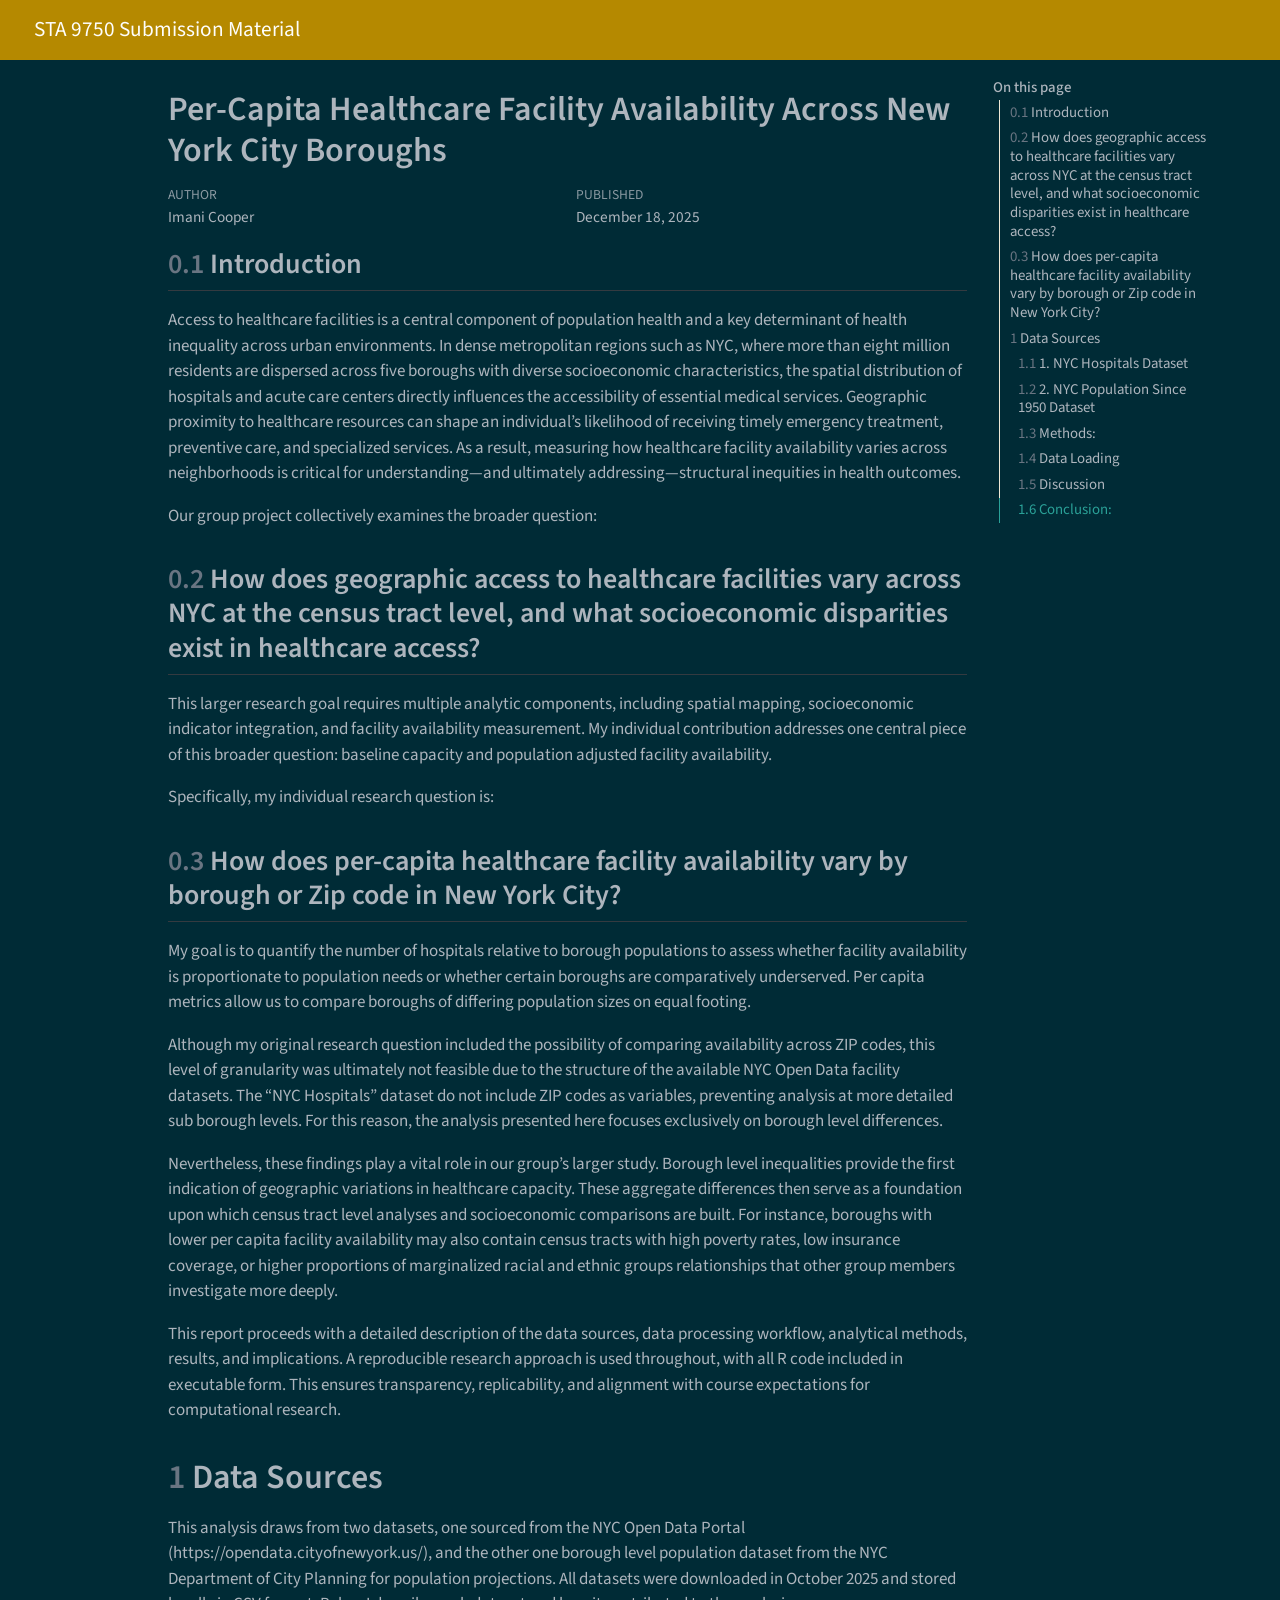
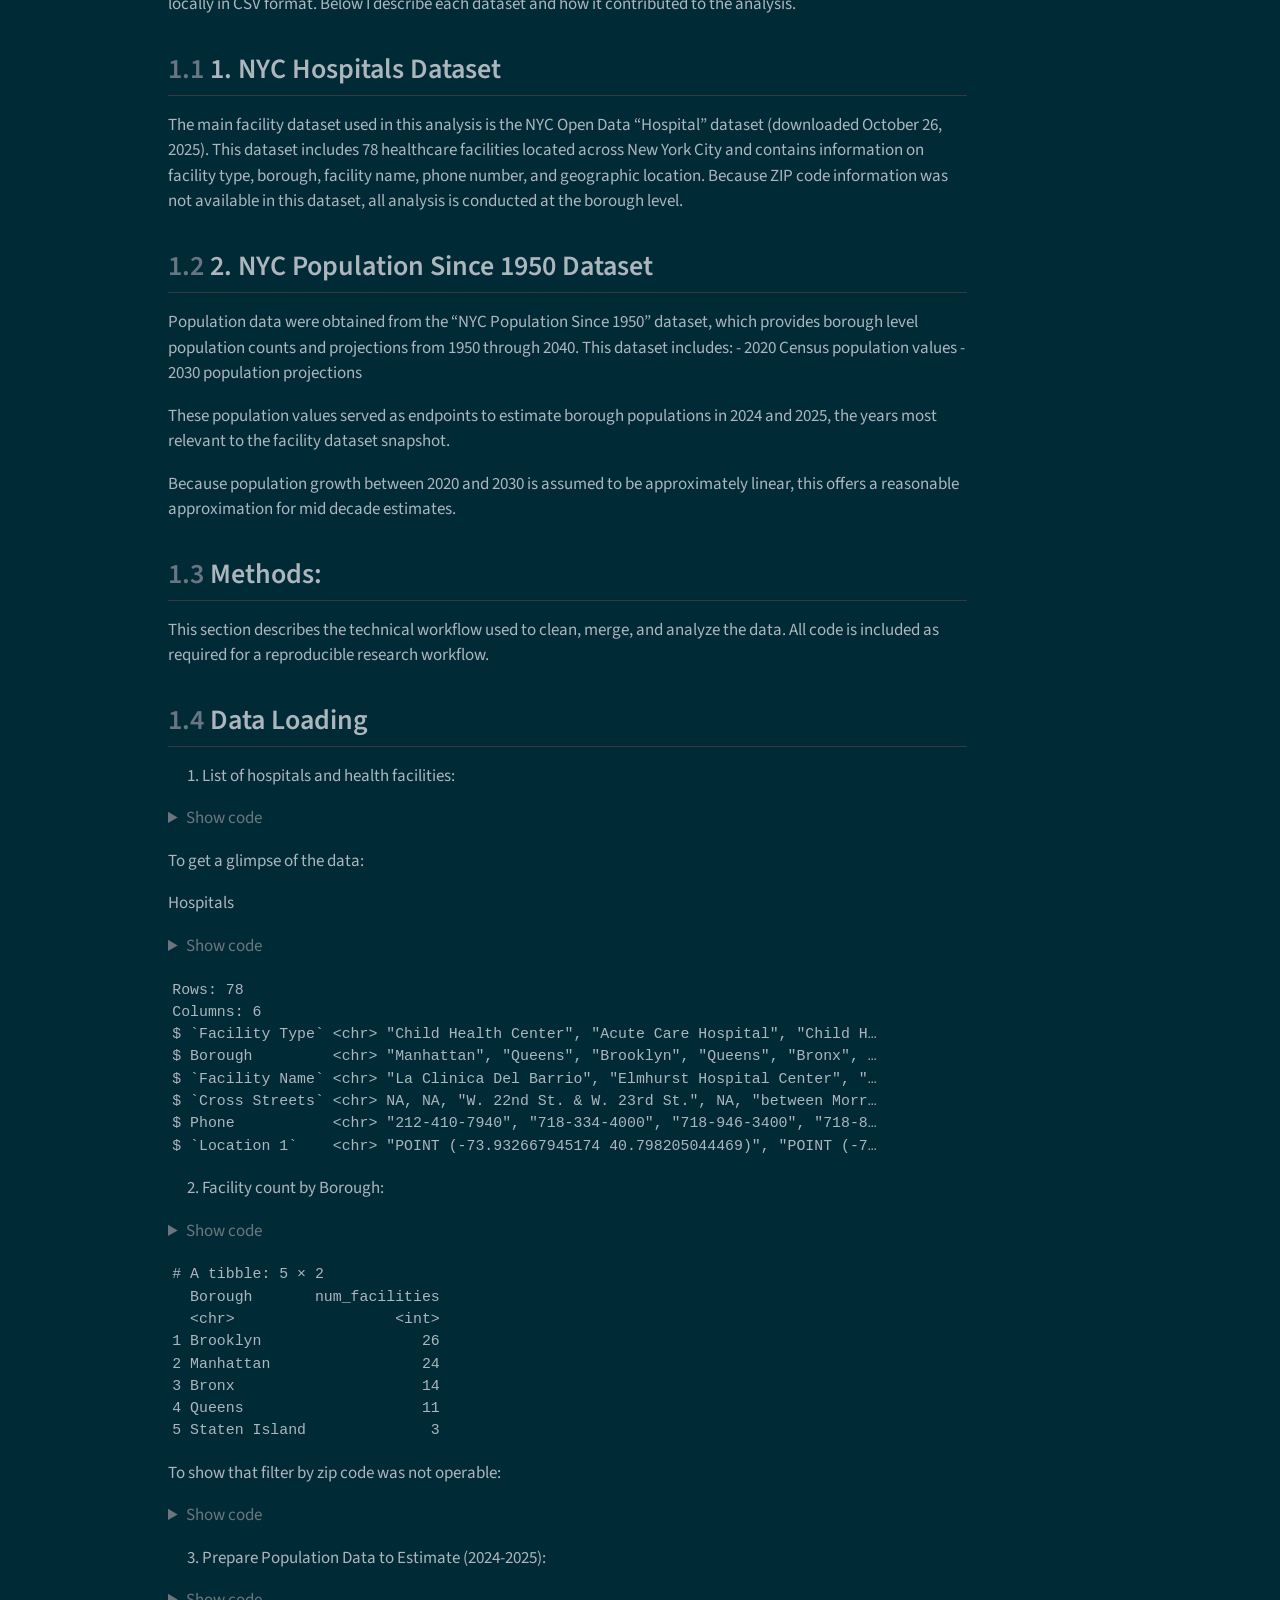
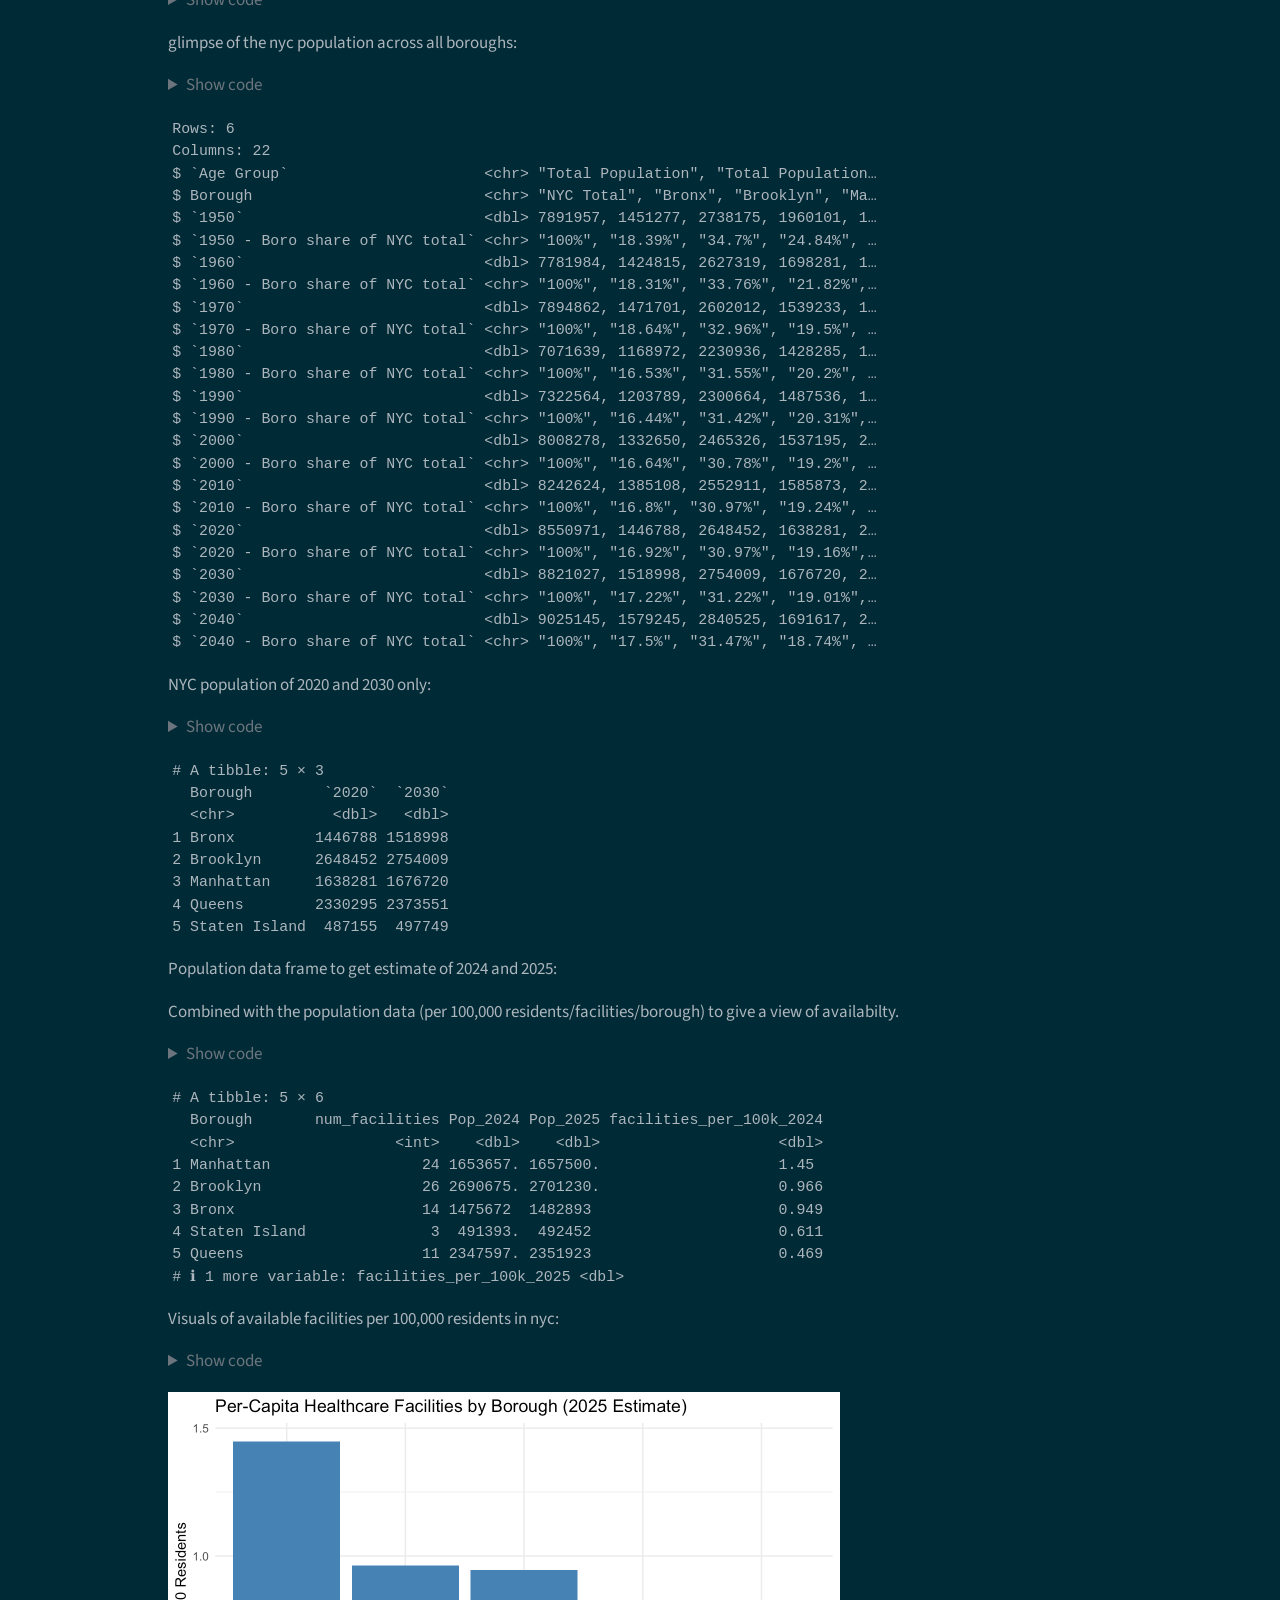
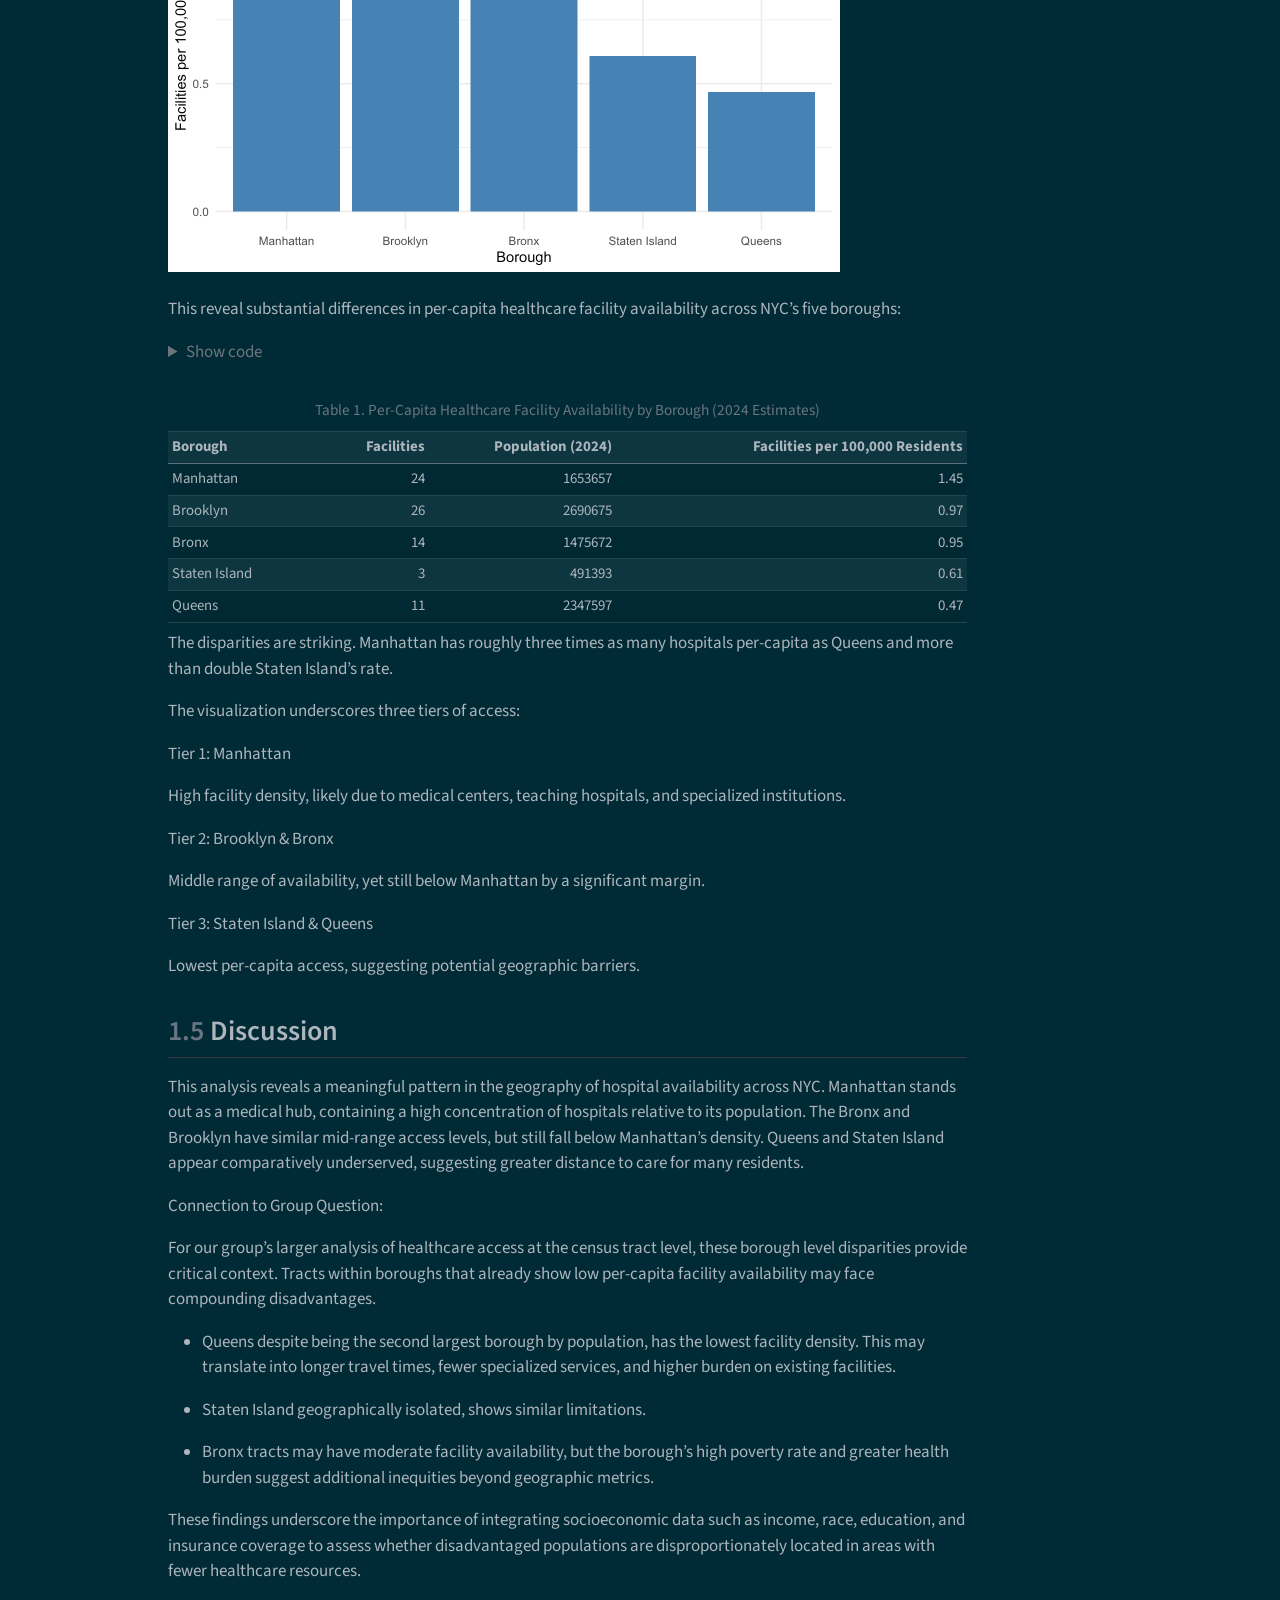
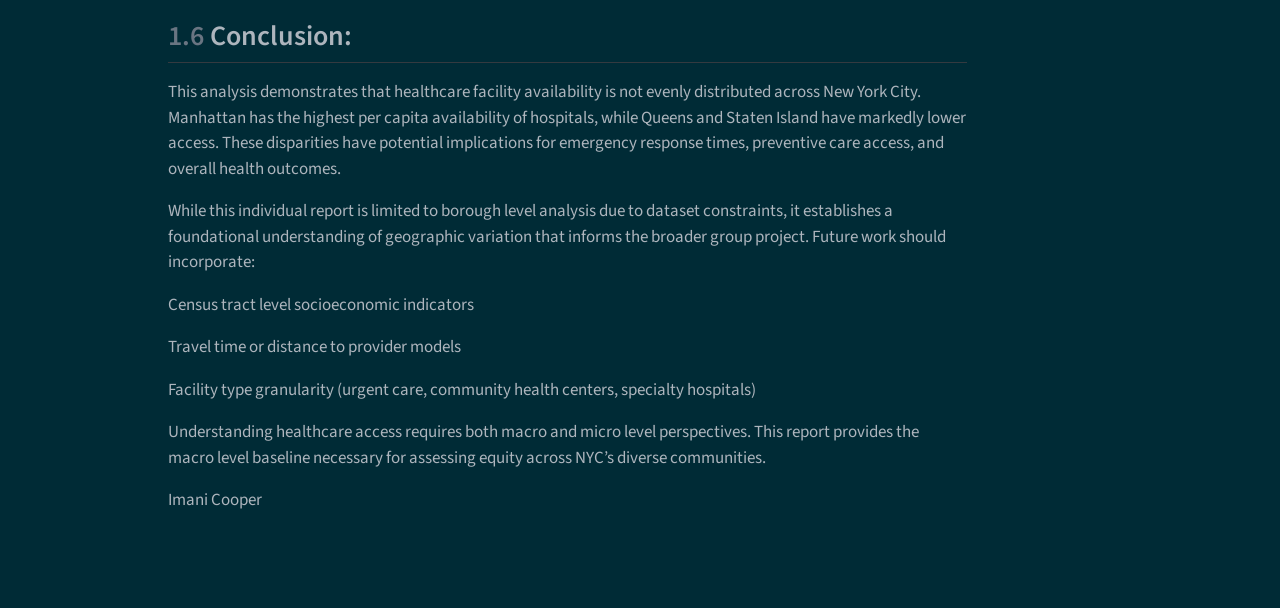
<file: docs/Individual Report Group Project .html>
<!DOCTYPE html>
<html xmlns="http://www.w3.org/1999/xhtml" lang="en" xml:lang="en"><head>

<meta charset="utf-8">
<meta name="generator" content="quarto-1.8.24">

<meta name="viewport" content="width=device-width, initial-scale=1.0, user-scalable=yes">

<meta name="author" content="Imani Cooper">
<meta name="dcterms.date" content="2025-12-18">

<title>Per-Capita Healthcare Facility Availability Across New York City Boroughs – STA 9750 Submission Material</title>
<style>
code{white-space: pre-wrap;}
span.smallcaps{font-variant: small-caps;}
div.columns{display: flex; gap: min(4vw, 1.5em);}
div.column{flex: auto; overflow-x: auto;}
div.hanging-indent{margin-left: 1.5em; text-indent: -1.5em;}
ul.task-list{list-style: none;}
ul.task-list li input[type="checkbox"] {
  width: 0.8em;
  margin: 0 0.8em 0.2em -1em; /* quarto-specific, see https://github.com/quarto-dev/quarto-cli/issues/4556 */ 
  vertical-align: middle;
}
/* CSS for syntax highlighting */
html { -webkit-text-size-adjust: 100%; }
pre > code.sourceCode { white-space: pre; position: relative; }
pre > code.sourceCode > span { display: inline-block; line-height: 1.25; }
pre > code.sourceCode > span:empty { height: 1.2em; }
.sourceCode { overflow: visible; }
code.sourceCode > span { color: inherit; text-decoration: inherit; }
div.sourceCode { margin: 1em 0; }
pre.sourceCode { margin: 0; }
@media screen {
div.sourceCode { overflow: auto; }
}
@media print {
pre > code.sourceCode { white-space: pre-wrap; }
pre > code.sourceCode > span { text-indent: -5em; padding-left: 5em; }
}
pre.numberSource code
  { counter-reset: source-line 0; }
pre.numberSource code > span
  { position: relative; left: -4em; counter-increment: source-line; }
pre.numberSource code > span > a:first-child::before
  { content: counter(source-line);
    position: relative; left: -1em; text-align: right; vertical-align: baseline;
    border: none; display: inline-block;
    -webkit-touch-callout: none; -webkit-user-select: none;
    -khtml-user-select: none; -moz-user-select: none;
    -ms-user-select: none; user-select: none;
    padding: 0 4px; width: 4em;
  }
pre.numberSource { margin-left: 3em;  padding-left: 4px; }
div.sourceCode
  {   }
@media screen {
pre > code.sourceCode > span > a:first-child::before { text-decoration: underline; }
}
</style>


<script src="site_libs/quarto-nav/quarto-nav.js"></script>
<script src="site_libs/quarto-nav/headroom.min.js"></script>
<script src="site_libs/clipboard/clipboard.min.js"></script>
<script src="site_libs/quarto-search/autocomplete.umd.js"></script>
<script src="site_libs/quarto-search/fuse.min.js"></script>
<script src="site_libs/quarto-search/quarto-search.js"></script>
<meta name="quarto:offset" content="./">
<script src="site_libs/quarto-html/quarto.js" type="module"></script>
<script src="site_libs/quarto-html/tabsets/tabsets.js" type="module"></script>
<script src="site_libs/quarto-html/axe/axe-check.js" type="module"></script>
<script src="site_libs/quarto-html/popper.min.js"></script>
<script src="site_libs/quarto-html/tippy.umd.min.js"></script>
<script src="site_libs/quarto-html/anchor.min.js"></script>
<link href="site_libs/quarto-html/tippy.css" rel="stylesheet">
<link href="site_libs/quarto-html/quarto-syntax-highlighting-dark-b651517ce65839d647a86e2780455cfb.css" rel="stylesheet" id="quarto-text-highlighting-styles">
<script src="site_libs/bootstrap/bootstrap.min.js"></script>
<link href="site_libs/bootstrap/bootstrap-icons.css" rel="stylesheet">
<link href="site_libs/bootstrap/bootstrap-060a542c1e51856523ae247b5333c03b.min.css" rel="stylesheet" append-hash="true" id="quarto-bootstrap" data-mode="dark">
<script id="quarto-search-options" type="application/json">{
  "location": "navbar",
  "copy-button": false,
  "collapse-after": 3,
  "panel-placement": "end",
  "type": "overlay",
  "limit": 50,
  "keyboard-shortcut": [
    "f",
    "/",
    "s"
  ],
  "show-item-context": false,
  "language": {
    "search-no-results-text": "No results",
    "search-matching-documents-text": "matching documents",
    "search-copy-link-title": "Copy link to search",
    "search-hide-matches-text": "Hide additional matches",
    "search-more-match-text": "more match in this document",
    "search-more-matches-text": "more matches in this document",
    "search-clear-button-title": "Clear",
    "search-text-placeholder": "",
    "search-detached-cancel-button-title": "Cancel",
    "search-submit-button-title": "Submit",
    "search-label": "Search"
  }
}</script>


</head>

<body class="nav-fixed quarto-light">

<div id="quarto-search-results"></div>
  <header id="quarto-header" class="headroom fixed-top">
    <nav class="navbar navbar-expand-lg " data-bs-theme="dark">
      <div class="navbar-container container-fluid">
      <div class="navbar-brand-container mx-auto">
    <a href="./index.html" class="navbar-brand navbar-brand-logo">
    </a>
    <a class="navbar-brand" href="./index.html">
    <span class="navbar-title">STA 9750 Submission Material</span>
    </a>
  </div>
        <div class="quarto-navbar-tools tools-end">
</div>
      </div> <!-- /container-fluid -->
    </nav>
</header>
<!-- content -->
<div id="quarto-content" class="quarto-container page-columns page-rows-contents page-layout-article page-navbar">
<!-- sidebar -->
<!-- margin-sidebar -->
    <div id="quarto-margin-sidebar" class="sidebar margin-sidebar">
        <nav id="TOC" role="doc-toc" class="toc-active">
    <h2 id="toc-title">On this page</h2>
   
  <ul>
  <li><a href="#introduction" id="toc-introduction" class="nav-link active" data-scroll-target="#introduction"><span class="header-section-number">0.1</span> Introduction</a></li>
  <li><a href="#how-does-geographic-access-to-healthcare-facilities-vary-across-nyc-at-the-census-tract-level-and-what-socioeconomic-disparities-exist-in-healthcare-access" id="toc-how-does-geographic-access-to-healthcare-facilities-vary-across-nyc-at-the-census-tract-level-and-what-socioeconomic-disparities-exist-in-healthcare-access" class="nav-link" data-scroll-target="#how-does-geographic-access-to-healthcare-facilities-vary-across-nyc-at-the-census-tract-level-and-what-socioeconomic-disparities-exist-in-healthcare-access"><span class="header-section-number">0.2</span> How does geographic access to healthcare facilities vary across NYC at the census tract level, and what socioeconomic disparities exist in healthcare access?</a></li>
  <li><a href="#how-does-per-capita-healthcare-facility-availability-vary-by-borough-or-zip-code-in-new-york-city" id="toc-how-does-per-capita-healthcare-facility-availability-vary-by-borough-or-zip-code-in-new-york-city" class="nav-link" data-scroll-target="#how-does-per-capita-healthcare-facility-availability-vary-by-borough-or-zip-code-in-new-york-city"><span class="header-section-number">0.3</span> How does per-capita healthcare facility availability vary by borough or Zip code in New York City?</a></li>
  <li><a href="#data-sources" id="toc-data-sources" class="nav-link" data-scroll-target="#data-sources"><span class="header-section-number">1</span> Data Sources</a>
  <ul class="collapse">
  <li><a href="#nyc-hospitals-dataset" id="toc-nyc-hospitals-dataset" class="nav-link" data-scroll-target="#nyc-hospitals-dataset"><span class="header-section-number">1.1</span> 1. NYC Hospitals Dataset</a></li>
  <li><a href="#nyc-population-since-1950-dataset" id="toc-nyc-population-since-1950-dataset" class="nav-link" data-scroll-target="#nyc-population-since-1950-dataset"><span class="header-section-number">1.2</span> 2. NYC Population Since 1950 Dataset</a></li>
  <li><a href="#methods" id="toc-methods" class="nav-link" data-scroll-target="#methods"><span class="header-section-number">1.3</span> Methods:</a></li>
  <li><a href="#data-loading" id="toc-data-loading" class="nav-link" data-scroll-target="#data-loading"><span class="header-section-number">1.4</span> Data Loading</a></li>
  <li><a href="#discussion" id="toc-discussion" class="nav-link" data-scroll-target="#discussion"><span class="header-section-number">1.5</span> Discussion</a></li>
  <li><a href="#conclusion" id="toc-conclusion" class="nav-link" data-scroll-target="#conclusion"><span class="header-section-number">1.6</span> Conclusion:</a></li>
  </ul></li>
  </ul>
</nav>
    </div>
<!-- main -->
<main class="content" id="quarto-document-content">

<header id="title-block-header" class="quarto-title-block default">
<div class="quarto-title">
<h1 class="title">Per-Capita Healthcare Facility Availability Across New York City Boroughs</h1>
</div>



<div class="quarto-title-meta">

    <div>
    <div class="quarto-title-meta-heading">Author</div>
    <div class="quarto-title-meta-contents">
             <p>Imani Cooper </p>
          </div>
  </div>
    
    <div>
    <div class="quarto-title-meta-heading">Published</div>
    <div class="quarto-title-meta-contents">
      <p class="date">December 18, 2025</p>
    </div>
  </div>
  
    
  </div>
  


</header>


<section id="introduction" class="level2" data-number="0.1">
<h2 data-number="0.1" class="anchored" data-anchor-id="introduction"><span class="header-section-number">0.1</span> Introduction</h2>
<p>Access to healthcare facilities is a central component of population health and a key determinant of health inequality across urban environments. In dense metropolitan regions such as NYC, where more than eight million residents are dispersed across five boroughs with diverse socioeconomic characteristics, the spatial distribution of hospitals and acute care centers directly influences the accessibility of essential medical services. Geographic proximity to healthcare resources can shape an individual’s likelihood of receiving timely emergency treatment, preventive care, and specialized services. As a result, measuring how healthcare facility availability varies across neighborhoods is critical for understanding—and ultimately addressing—structural inequities in health outcomes.</p>
<p>Our group project collectively examines the broader question:</p>
</section>
<section id="how-does-geographic-access-to-healthcare-facilities-vary-across-nyc-at-the-census-tract-level-and-what-socioeconomic-disparities-exist-in-healthcare-access" class="level2" data-number="0.2">
<h2 data-number="0.2" class="anchored" data-anchor-id="how-does-geographic-access-to-healthcare-facilities-vary-across-nyc-at-the-census-tract-level-and-what-socioeconomic-disparities-exist-in-healthcare-access"><span class="header-section-number">0.2</span> How does geographic access to healthcare facilities vary across NYC at the census tract level, and what socioeconomic disparities exist in healthcare access?</h2>
<p>This larger research goal requires multiple analytic components, including spatial mapping, socioeconomic indicator integration, and facility availability measurement. My individual contribution addresses one central piece of this broader question: baseline capacity and population adjusted facility availability.</p>
<p>Specifically, my individual research question is:</p>
</section>
<section id="how-does-per-capita-healthcare-facility-availability-vary-by-borough-or-zip-code-in-new-york-city" class="level2" data-number="0.3">
<h2 data-number="0.3" class="anchored" data-anchor-id="how-does-per-capita-healthcare-facility-availability-vary-by-borough-or-zip-code-in-new-york-city"><span class="header-section-number">0.3</span> How does per-capita healthcare facility availability vary by borough or Zip code in New York City?</h2>
<p>My goal is to quantify the number of hospitals relative to borough populations to assess whether facility availability is proportionate to population needs or whether certain boroughs are comparatively underserved. Per capita metrics allow us to compare boroughs of differing population sizes on equal footing.</p>
<p>Although my original research question included the possibility of comparing availability across ZIP codes, this level of granularity was ultimately not feasible due to the structure of the available NYC Open Data facility datasets. The “NYC Hospitals” dataset do not include ZIP codes as variables, preventing analysis at more detailed sub borough levels. For this reason, the analysis presented here focuses exclusively on borough level differences.</p>
<p>Nevertheless, these findings play a vital role in our group’s larger study. Borough level inequalities provide the first indication of geographic variations in healthcare capacity. These aggregate differences then serve as a foundation upon which census tract level analyses and socioeconomic comparisons are built. For instance, boroughs with lower per capita facility availability may also contain census tracts with high poverty rates, low insurance coverage, or higher proportions of marginalized racial and ethnic groups relationships that other group members investigate more deeply.</p>
<p>This report proceeds with a detailed description of the data sources, data processing workflow, analytical methods, results, and implications. A reproducible research approach is used throughout, with all R code included in executable form. This ensures transparency, replicability, and alignment with course expectations for computational research.</p>
</section>
<section id="data-sources" class="level1" data-number="1">
<h1 data-number="1"><span class="header-section-number">1</span> Data Sources</h1>
<p>This analysis draws from two datasets, one sourced from the NYC Open Data Portal (https://opendata.cityofnewyork.us/), and the other one borough level population dataset from the NYC Department of City Planning for population projections. All datasets were downloaded in October 2025 and stored locally in CSV format. Below I describe each dataset and how it contributed to the analysis.</p>
<section id="nyc-hospitals-dataset" class="level2" data-number="1.1">
<h2 data-number="1.1" class="anchored" data-anchor-id="nyc-hospitals-dataset"><span class="header-section-number">1.1</span> 1. NYC Hospitals Dataset</h2>
<p>The main facility dataset used in this analysis is the NYC Open Data “Hospital” dataset (downloaded October 26, 2025). This dataset includes 78 healthcare facilities located across New York City and contains information on facility type, borough, facility name, phone number, and geographic location. Because ZIP code information was not available in this dataset, all analysis is conducted at the borough level.</p>
</section>
<section id="nyc-population-since-1950-dataset" class="level2" data-number="1.2">
<h2 data-number="1.2" class="anchored" data-anchor-id="nyc-population-since-1950-dataset"><span class="header-section-number">1.2</span> 2. NYC Population Since 1950 Dataset</h2>
<p>Population data were obtained from the “NYC Population Since 1950” dataset, which provides borough level population counts and projections from 1950 through 2040. This dataset includes: - 2020 Census population values - 2030 population projections</p>
<p>These population values served as endpoints to estimate borough populations in 2024 and 2025, the years most relevant to the facility dataset snapshot.</p>
<p>Because population growth between 2020 and 2030 is assumed to be approximately linear, this offers a reasonable approximation for mid decade estimates.</p>
</section>
<section id="methods" class="level2" data-number="1.3">
<h2 data-number="1.3" class="anchored" data-anchor-id="methods"><span class="header-section-number">1.3</span> Methods:</h2>
<p>This section describes the technical workflow used to clean, merge, and analyze the data. All code is included as required for a reproducible research workflow.</p>
</section>
<section id="data-loading" class="level2" data-number="1.4">
<h2 data-number="1.4" class="anchored" data-anchor-id="data-loading"><span class="header-section-number">1.4</span> Data Loading</h2>
<ol type="1">
<li>List of hospitals and health facilities:</li>
</ol>
<div class="cell">
<details class="code-fold">
<summary>Show code</summary>
<div class="code-copy-outer-scaffold"><div class="sourceCode cell-code" id="cb1"><pre class="sourceCode r code-with-copy"><code class="sourceCode r"><span id="cb1-1"><a href="#cb1-1" aria-hidden="true" tabindex="-1"></a><span class="fu">library</span>(dplyr)</span>
<span id="cb1-2"><a href="#cb1-2" aria-hidden="true" tabindex="-1"></a><span class="fu">library</span>(readr)</span>
<span id="cb1-3"><a href="#cb1-3" aria-hidden="true" tabindex="-1"></a></span>
<span id="cb1-4"><a href="#cb1-4" aria-hidden="true" tabindex="-1"></a>hospital <span class="ot">&lt;-</span> <span class="fu">read_csv</span>(<span class="st">"hospital_20251026.csv"</span>)</span></code></pre></div><button title="Copy to Clipboard" class="code-copy-button"><i class="bi"></i></button></div>
</details>
</div>
<p>To get a glimpse of the data:</p>
<p>Hospitals</p>
<div class="cell">
<details class="code-fold">
<summary>Show code</summary>
<div class="code-copy-outer-scaffold"><div class="sourceCode cell-code" id="cb2"><pre class="sourceCode r code-with-copy"><code class="sourceCode r"><span id="cb2-1"><a href="#cb2-1" aria-hidden="true" tabindex="-1"></a><span class="fu">glimpse</span>(hospital)</span></code></pre></div><button title="Copy to Clipboard" class="code-copy-button"><i class="bi"></i></button></div>
</details>
<div class="cell-output cell-output-stdout">
<pre><code>Rows: 78
Columns: 6
$ `Facility Type` &lt;chr&gt; "Child Health Center", "Acute Care Hospital", "Child H…
$ Borough         &lt;chr&gt; "Manhattan", "Queens", "Brooklyn", "Queens", "Bronx", …
$ `Facility Name` &lt;chr&gt; "La Clinica Del Barrio", "Elmhurst Hospital Center", "…
$ `Cross Streets` &lt;chr&gt; NA, NA, "W. 22nd St. &amp; W. 23rd St.", NA, "between Morr…
$ Phone           &lt;chr&gt; "212-410-7940", "718-334-4000", "718-946-3400", "718-8…
$ `Location 1`    &lt;chr&gt; "POINT (-73.932667945174 40.798205044469)", "POINT (-7…</code></pre>
</div>
</div>
<ol start="2" type="1">
<li>Facility count by Borough:</li>
</ol>
<div class="cell">
<details class="code-fold">
<summary>Show code</summary>
<div class="code-copy-outer-scaffold"><div class="sourceCode cell-code" id="cb4"><pre class="sourceCode r code-with-copy"><code class="sourceCode r"><span id="cb4-1"><a href="#cb4-1" aria-hidden="true" tabindex="-1"></a>facilities_by_borough <span class="ot">&lt;-</span> hospital <span class="sc">%&gt;%</span></span>
<span id="cb4-2"><a href="#cb4-2" aria-hidden="true" tabindex="-1"></a>  <span class="fu">group_by</span>(Borough) <span class="sc">%&gt;%</span></span>
<span id="cb4-3"><a href="#cb4-3" aria-hidden="true" tabindex="-1"></a>  <span class="fu">summarise</span>(<span class="at">num_facilities =</span> <span class="fu">n</span>()) <span class="sc">%&gt;%</span></span>
<span id="cb4-4"><a href="#cb4-4" aria-hidden="true" tabindex="-1"></a>  <span class="fu">arrange</span>(<span class="fu">desc</span>(num_facilities))</span>
<span id="cb4-5"><a href="#cb4-5" aria-hidden="true" tabindex="-1"></a></span>
<span id="cb4-6"><a href="#cb4-6" aria-hidden="true" tabindex="-1"></a>facilities_by_borough</span></code></pre></div><button title="Copy to Clipboard" class="code-copy-button"><i class="bi"></i></button></div>
</details>
<div class="cell-output cell-output-stdout">
<pre><code># A tibble: 5 × 2
  Borough       num_facilities
  &lt;chr&gt;                  &lt;int&gt;
1 Brooklyn                  26
2 Manhattan                 24
3 Bronx                     14
4 Queens                    11
5 Staten Island              3</code></pre>
</div>
</div>
<p>To show that filter by zip code was not operable:</p>
<div class="cell">
<details class="code-fold">
<summary>Show code</summary>
<div class="code-copy-outer-scaffold"><div class="sourceCode cell-code" id="cb6"><pre class="sourceCode r code-with-copy"><code class="sourceCode r"><span id="cb6-1"><a href="#cb6-1" aria-hidden="true" tabindex="-1"></a>facilities_by_zip <span class="ot">&lt;-</span> hospital <span class="sc">%&gt;%</span></span>
<span id="cb6-2"><a href="#cb6-2" aria-hidden="true" tabindex="-1"></a>  <span class="fu">group_by</span>(ZIPCODE) <span class="sc">%&gt;%</span></span>
<span id="cb6-3"><a href="#cb6-3" aria-hidden="true" tabindex="-1"></a>  <span class="fu">summarise</span>(<span class="at">num_facilities =</span> <span class="fu">n</span>()) <span class="sc">%&gt;%</span></span>
<span id="cb6-4"><a href="#cb6-4" aria-hidden="true" tabindex="-1"></a>  <span class="fu">arrange</span>(<span class="fu">desc</span>(num_facilities))</span>
<span id="cb6-5"><a href="#cb6-5" aria-hidden="true" tabindex="-1"></a></span>
<span id="cb6-6"><a href="#cb6-6" aria-hidden="true" tabindex="-1"></a>facilities_by_zip</span></code></pre></div><button title="Copy to Clipboard" class="code-copy-button"><i class="bi"></i></button></div>
</details>
</div>
<ol start="3" type="1">
<li>Prepare Population Data to Estimate (2024-2025):</li>
</ol>
<div class="cell">
<details class="code-fold">
<summary>Show code</summary>
<div class="code-copy-outer-scaffold"><div class="sourceCode cell-code" id="cb7"><pre class="sourceCode r code-with-copy"><code class="sourceCode r"><span id="cb7-1"><a href="#cb7-1" aria-hidden="true" tabindex="-1"></a>nyc_pop <span class="ot">&lt;-</span> <span class="fu">read_csv</span>(<span class="st">"NYC Population since 1950.csv"</span>)</span></code></pre></div><button title="Copy to Clipboard" class="code-copy-button"><i class="bi"></i></button></div>
</details>
</div>
<p>glimpse of the nyc population across all boroughs:</p>
<div class="cell">
<details class="code-fold">
<summary>Show code</summary>
<div class="code-copy-outer-scaffold"><div class="sourceCode cell-code" id="cb8"><pre class="sourceCode r code-with-copy"><code class="sourceCode r"><span id="cb8-1"><a href="#cb8-1" aria-hidden="true" tabindex="-1"></a><span class="fu">glimpse</span>(nyc_pop)</span></code></pre></div><button title="Copy to Clipboard" class="code-copy-button"><i class="bi"></i></button></div>
</details>
<div class="cell-output cell-output-stdout">
<pre><code>Rows: 6
Columns: 22
$ `Age Group`                      &lt;chr&gt; "Total Population", "Total Population…
$ Borough                          &lt;chr&gt; "NYC Total", "Bronx", "Brooklyn", "Ma…
$ `1950`                           &lt;dbl&gt; 7891957, 1451277, 2738175, 1960101, 1…
$ `1950 - Boro share of NYC total` &lt;chr&gt; "100%", "18.39%", "34.7%", "24.84%", …
$ `1960`                           &lt;dbl&gt; 7781984, 1424815, 2627319, 1698281, 1…
$ `1960 - Boro share of NYC total` &lt;chr&gt; "100%", "18.31%", "33.76%", "21.82%",…
$ `1970`                           &lt;dbl&gt; 7894862, 1471701, 2602012, 1539233, 1…
$ `1970 - Boro share of NYC total` &lt;chr&gt; "100%", "18.64%", "32.96%", "19.5%", …
$ `1980`                           &lt;dbl&gt; 7071639, 1168972, 2230936, 1428285, 1…
$ `1980 - Boro share of NYC total` &lt;chr&gt; "100%", "16.53%", "31.55%", "20.2%", …
$ `1990`                           &lt;dbl&gt; 7322564, 1203789, 2300664, 1487536, 1…
$ `1990 - Boro share of NYC total` &lt;chr&gt; "100%", "16.44%", "31.42%", "20.31%",…
$ `2000`                           &lt;dbl&gt; 8008278, 1332650, 2465326, 1537195, 2…
$ `2000 - Boro share of NYC total` &lt;chr&gt; "100%", "16.64%", "30.78%", "19.2%", …
$ `2010`                           &lt;dbl&gt; 8242624, 1385108, 2552911, 1585873, 2…
$ `2010 - Boro share of NYC total` &lt;chr&gt; "100%", "16.8%", "30.97%", "19.24%", …
$ `2020`                           &lt;dbl&gt; 8550971, 1446788, 2648452, 1638281, 2…
$ `2020 - Boro share of NYC total` &lt;chr&gt; "100%", "16.92%", "30.97%", "19.16%",…
$ `2030`                           &lt;dbl&gt; 8821027, 1518998, 2754009, 1676720, 2…
$ `2030 - Boro share of NYC total` &lt;chr&gt; "100%", "17.22%", "31.22%", "19.01%",…
$ `2040`                           &lt;dbl&gt; 9025145, 1579245, 2840525, 1691617, 2…
$ `2040 - Boro share of NYC total` &lt;chr&gt; "100%", "17.5%", "31.47%", "18.74%", …</code></pre>
</div>
</div>
<p>NYC population of 2020 and 2030 only:</p>
<div class="cell">
<details class="code-fold">
<summary>Show code</summary>
<div class="code-copy-outer-scaffold"><div class="sourceCode cell-code" id="cb10"><pre class="sourceCode r code-with-copy"><code class="sourceCode r"><span id="cb10-1"><a href="#cb10-1" aria-hidden="true" tabindex="-1"></a>nyc_pop_recent <span class="ot">&lt;-</span> nyc_pop <span class="sc">%&gt;%</span></span>
<span id="cb10-2"><a href="#cb10-2" aria-hidden="true" tabindex="-1"></a>  <span class="fu">select</span>(Borough, <span class="st">`</span><span class="at">2020</span><span class="st">`</span>, <span class="st">`</span><span class="at">2030</span><span class="st">`</span>) <span class="sc">%&gt;%</span></span>
<span id="cb10-3"><a href="#cb10-3" aria-hidden="true" tabindex="-1"></a>  <span class="fu">filter</span>(Borough <span class="sc">!=</span> <span class="st">"NYC Total"</span>)</span>
<span id="cb10-4"><a href="#cb10-4" aria-hidden="true" tabindex="-1"></a></span>
<span id="cb10-5"><a href="#cb10-5" aria-hidden="true" tabindex="-1"></a>nyc_pop_recent</span></code></pre></div><button title="Copy to Clipboard" class="code-copy-button"><i class="bi"></i></button></div>
</details>
<div class="cell-output cell-output-stdout">
<pre><code># A tibble: 5 × 3
  Borough        `2020`  `2030`
  &lt;chr&gt;           &lt;dbl&gt;   &lt;dbl&gt;
1 Bronx         1446788 1518998
2 Brooklyn      2648452 2754009
3 Manhattan     1638281 1676720
4 Queens        2330295 2373551
5 Staten Island  487155  497749</code></pre>
</div>
</div>
<p>Population data frame to get estimate of 2024 and 2025:</p>
<p>Combined with the population data (per 100,000 residents/facilities/borough) to give a view of availabilty.</p>
<div class="cell">
<details class="code-fold">
<summary>Show code</summary>
<div class="code-copy-outer-scaffold"><div class="sourceCode cell-code" id="cb12"><pre class="sourceCode r code-with-copy"><code class="sourceCode r"><span id="cb12-1"><a href="#cb12-1" aria-hidden="true" tabindex="-1"></a>population_data <span class="ot">&lt;-</span> <span class="fu">data.frame</span>(</span>
<span id="cb12-2"><a href="#cb12-2" aria-hidden="true" tabindex="-1"></a>  <span class="at">Borough =</span> <span class="fu">c</span>(<span class="st">"Bronx"</span>, <span class="st">"Brooklyn"</span>, <span class="st">"Manhattan"</span>, <span class="st">"Queens"</span>, <span class="st">"Staten Island"</span>),</span>
<span id="cb12-3"><a href="#cb12-3" aria-hidden="true" tabindex="-1"></a>  <span class="at">Pop_2024 =</span> <span class="fu">c</span>(<span class="dv">1446788</span> <span class="sc">+</span> (<span class="dv">1518998</span> <span class="sc">-</span> <span class="dv">1446788</span>) <span class="sc">*</span> <span class="dv">4</span><span class="sc">/</span><span class="dv">10</span>,  </span>
<span id="cb12-4"><a href="#cb12-4" aria-hidden="true" tabindex="-1"></a>               <span class="dv">2648452</span> <span class="sc">+</span> (<span class="dv">2754009</span> <span class="sc">-</span> <span class="dv">2648452</span>) <span class="sc">*</span> <span class="dv">4</span><span class="sc">/</span><span class="dv">10</span>,</span>
<span id="cb12-5"><a href="#cb12-5" aria-hidden="true" tabindex="-1"></a>               <span class="dv">1638281</span> <span class="sc">+</span> (<span class="dv">1676720</span> <span class="sc">-</span> <span class="dv">1638281</span>) <span class="sc">*</span> <span class="dv">4</span><span class="sc">/</span><span class="dv">10</span>,</span>
<span id="cb12-6"><a href="#cb12-6" aria-hidden="true" tabindex="-1"></a>               <span class="dv">2330295</span> <span class="sc">+</span> (<span class="dv">2373551</span> <span class="sc">-</span> <span class="dv">2330295</span>) <span class="sc">*</span> <span class="dv">4</span><span class="sc">/</span><span class="dv">10</span>,</span>
<span id="cb12-7"><a href="#cb12-7" aria-hidden="true" tabindex="-1"></a>               <span class="dv">487155</span> <span class="sc">+</span> (<span class="dv">497749</span> <span class="sc">-</span> <span class="dv">487155</span>) <span class="sc">*</span> <span class="dv">4</span><span class="sc">/</span><span class="dv">10</span>),</span>
<span id="cb12-8"><a href="#cb12-8" aria-hidden="true" tabindex="-1"></a>  <span class="at">Pop_2025 =</span> <span class="fu">c</span>(<span class="dv">1446788</span> <span class="sc">+</span> (<span class="dv">1518998</span> <span class="sc">-</span> <span class="dv">1446788</span>) <span class="sc">*</span> <span class="dv">5</span><span class="sc">/</span><span class="dv">10</span>,  </span>
<span id="cb12-9"><a href="#cb12-9" aria-hidden="true" tabindex="-1"></a>               <span class="dv">2648452</span> <span class="sc">+</span> (<span class="dv">2754009</span> <span class="sc">-</span> <span class="dv">2648452</span>) <span class="sc">*</span> <span class="dv">5</span><span class="sc">/</span><span class="dv">10</span>,</span>
<span id="cb12-10"><a href="#cb12-10" aria-hidden="true" tabindex="-1"></a>               <span class="dv">1638281</span> <span class="sc">+</span> (<span class="dv">1676720</span> <span class="sc">-</span> <span class="dv">1638281</span>) <span class="sc">*</span> <span class="dv">5</span><span class="sc">/</span><span class="dv">10</span>,</span>
<span id="cb12-11"><a href="#cb12-11" aria-hidden="true" tabindex="-1"></a>               <span class="dv">2330295</span> <span class="sc">+</span> (<span class="dv">2373551</span> <span class="sc">-</span> <span class="dv">2330295</span>) <span class="sc">*</span> <span class="dv">5</span><span class="sc">/</span><span class="dv">10</span>,</span>
<span id="cb12-12"><a href="#cb12-12" aria-hidden="true" tabindex="-1"></a>               <span class="dv">487155</span> <span class="sc">+</span> (<span class="dv">497749</span> <span class="sc">-</span> <span class="dv">487155</span>) <span class="sc">*</span> <span class="dv">5</span><span class="sc">/</span><span class="dv">10</span>)</span>
<span id="cb12-13"><a href="#cb12-13" aria-hidden="true" tabindex="-1"></a>)</span>
<span id="cb12-14"><a href="#cb12-14" aria-hidden="true" tabindex="-1"></a></span>
<span id="cb12-15"><a href="#cb12-15" aria-hidden="true" tabindex="-1"></a>facilities_per_capita <span class="ot">&lt;-</span> facilities_by_borough <span class="sc">%&gt;%</span></span>
<span id="cb12-16"><a href="#cb12-16" aria-hidden="true" tabindex="-1"></a>  <span class="fu">left_join</span>(population_data, <span class="at">by =</span> <span class="st">"Borough"</span>) <span class="sc">%&gt;%</span></span>
<span id="cb12-17"><a href="#cb12-17" aria-hidden="true" tabindex="-1"></a>  <span class="fu">mutate</span>(<span class="at">facilities_per_100k_2024 =</span> (num_facilities <span class="sc">/</span> Pop_2024) <span class="sc">*</span> <span class="dv">100000</span>,</span>
<span id="cb12-18"><a href="#cb12-18" aria-hidden="true" tabindex="-1"></a>         <span class="at">facilities_per_100k_2025 =</span> (num_facilities <span class="sc">/</span> Pop_2025) <span class="sc">*</span> <span class="dv">100000</span>) <span class="sc">%&gt;%</span></span>
<span id="cb12-19"><a href="#cb12-19" aria-hidden="true" tabindex="-1"></a>  <span class="fu">arrange</span>(<span class="fu">desc</span>(facilities_per_100k_2025))</span>
<span id="cb12-20"><a href="#cb12-20" aria-hidden="true" tabindex="-1"></a></span>
<span id="cb12-21"><a href="#cb12-21" aria-hidden="true" tabindex="-1"></a>facilities_per_capita</span></code></pre></div><button title="Copy to Clipboard" class="code-copy-button"><i class="bi"></i></button></div>
</details>
<div class="cell-output cell-output-stdout">
<pre><code># A tibble: 5 × 6
  Borough       num_facilities Pop_2024 Pop_2025 facilities_per_100k_2024
  &lt;chr&gt;                  &lt;int&gt;    &lt;dbl&gt;    &lt;dbl&gt;                    &lt;dbl&gt;
1 Manhattan                 24 1653657. 1657500.                    1.45 
2 Brooklyn                  26 2690675. 2701230.                    0.966
3 Bronx                     14 1475672  1482893                     0.949
4 Staten Island              3  491393.  492452                     0.611
5 Queens                    11 2347597. 2351923                     0.469
# ℹ 1 more variable: facilities_per_100k_2025 &lt;dbl&gt;</code></pre>
</div>
</div>
<p>Visuals of available facilities per 100,000 residents in nyc:</p>
<div class="cell">
<details class="code-fold">
<summary>Show code</summary>
<div class="code-copy-outer-scaffold"><div class="sourceCode cell-code" id="cb14"><pre class="sourceCode r code-with-copy"><code class="sourceCode r"><span id="cb14-1"><a href="#cb14-1" aria-hidden="true" tabindex="-1"></a><span class="fu">library</span>(ggplot2)</span>
<span id="cb14-2"><a href="#cb14-2" aria-hidden="true" tabindex="-1"></a></span>
<span id="cb14-3"><a href="#cb14-3" aria-hidden="true" tabindex="-1"></a><span class="fu">ggplot</span>(facilities_per_capita, <span class="fu">aes</span>(<span class="at">x =</span> <span class="fu">reorder</span>(Borough, <span class="sc">-</span>facilities_per_100k_2025), <span class="at">y =</span> facilities_per_100k_2025)) <span class="sc">+</span></span>
<span id="cb14-4"><a href="#cb14-4" aria-hidden="true" tabindex="-1"></a>  <span class="fu">geom_col</span>(<span class="at">fill =</span> <span class="st">"steelblue"</span>) <span class="sc">+</span></span>
<span id="cb14-5"><a href="#cb14-5" aria-hidden="true" tabindex="-1"></a>  <span class="fu">labs</span>(<span class="at">title =</span> <span class="st">"Per-Capita Healthcare Facilities by Borough (2025 Estimate)"</span>,</span>
<span id="cb14-6"><a href="#cb14-6" aria-hidden="true" tabindex="-1"></a>       <span class="at">x =</span> <span class="st">"Borough"</span>,</span>
<span id="cb14-7"><a href="#cb14-7" aria-hidden="true" tabindex="-1"></a>       <span class="at">y =</span> <span class="st">"Facilities per 100,000 Residents"</span>) <span class="sc">+</span></span>
<span id="cb14-8"><a href="#cb14-8" aria-hidden="true" tabindex="-1"></a>  <span class="fu">theme_minimal</span>()</span></code></pre></div><button title="Copy to Clipboard" class="code-copy-button"><i class="bi"></i></button></div>
</details>
<div class="cell-output-display">
<div>
<figure class="figure">
<p><img src="Individual-Report-Group-Project-_files/figure-html/unnamed-chunk-9-1.png" class="img-fluid figure-img" width="672"></p>
</figure>
</div>
</div>
</div>
<p>This reveal substantial differences in per-capita healthcare facility availability across NYC’s five boroughs:</p>
<div class="cell">
<details class="code-fold">
<summary>Show code</summary>
<div class="code-copy-outer-scaffold"><div class="sourceCode cell-code" id="cb15"><pre class="sourceCode r code-with-copy"><code class="sourceCode r"><span id="cb15-1"><a href="#cb15-1" aria-hidden="true" tabindex="-1"></a><span class="fu">library</span>(knitr)</span>
<span id="cb15-2"><a href="#cb15-2" aria-hidden="true" tabindex="-1"></a></span>
<span id="cb15-3"><a href="#cb15-3" aria-hidden="true" tabindex="-1"></a>facilities_per_capita <span class="sc">%&gt;%</span></span>
<span id="cb15-4"><a href="#cb15-4" aria-hidden="true" tabindex="-1"></a><span class="fu">select</span>(Borough, num_facilities, Pop_2024, facilities_per_100k_2024) <span class="sc">%&gt;%</span></span>
<span id="cb15-5"><a href="#cb15-5" aria-hidden="true" tabindex="-1"></a><span class="fu">mutate</span>(</span>
<span id="cb15-6"><a href="#cb15-6" aria-hidden="true" tabindex="-1"></a><span class="at">Pop_2024 =</span> <span class="fu">round</span>(Pop_2024),</span>
<span id="cb15-7"><a href="#cb15-7" aria-hidden="true" tabindex="-1"></a><span class="at">facilities_per_100k_2024 =</span> <span class="fu">round</span>(facilities_per_100k_2024, <span class="dv">2</span>)</span>
<span id="cb15-8"><a href="#cb15-8" aria-hidden="true" tabindex="-1"></a>) <span class="sc">%&gt;%</span></span>
<span id="cb15-9"><a href="#cb15-9" aria-hidden="true" tabindex="-1"></a><span class="fu">kable</span>(</span>
<span id="cb15-10"><a href="#cb15-10" aria-hidden="true" tabindex="-1"></a><span class="at">caption =</span> <span class="st">"Table 1. Per-Capita Healthcare Facility Availability by Borough (2024 Estimates)"</span>,</span>
<span id="cb15-11"><a href="#cb15-11" aria-hidden="true" tabindex="-1"></a><span class="at">col.names =</span> <span class="fu">c</span>(<span class="st">"Borough"</span>, <span class="st">"Facilities"</span>, <span class="st">"Population (2024)"</span>, <span class="st">"Facilities per 100,000 Residents"</span>)</span>
<span id="cb15-12"><a href="#cb15-12" aria-hidden="true" tabindex="-1"></a>)</span></code></pre></div><button title="Copy to Clipboard" class="code-copy-button"><i class="bi"></i></button></div>
</details>
<div class="cell-output-display">
<table class="caption-top table table-sm table-striped small">
<caption>Table 1. Per-Capita Healthcare Facility Availability by Borough (2024 Estimates)</caption>
<colgroup>
<col style="width: 18%">
<col style="width: 14%">
<col style="width: 23%">
<col style="width: 43%">
</colgroup>
<thead>
<tr class="header">
<th style="text-align: left;">Borough</th>
<th style="text-align: right;">Facilities</th>
<th style="text-align: right;">Population (2024)</th>
<th style="text-align: right;">Facilities per 100,000 Residents</th>
</tr>
</thead>
<tbody>
<tr class="odd">
<td style="text-align: left;">Manhattan</td>
<td style="text-align: right;">24</td>
<td style="text-align: right;">1653657</td>
<td style="text-align: right;">1.45</td>
</tr>
<tr class="even">
<td style="text-align: left;">Brooklyn</td>
<td style="text-align: right;">26</td>
<td style="text-align: right;">2690675</td>
<td style="text-align: right;">0.97</td>
</tr>
<tr class="odd">
<td style="text-align: left;">Bronx</td>
<td style="text-align: right;">14</td>
<td style="text-align: right;">1475672</td>
<td style="text-align: right;">0.95</td>
</tr>
<tr class="even">
<td style="text-align: left;">Staten Island</td>
<td style="text-align: right;">3</td>
<td style="text-align: right;">491393</td>
<td style="text-align: right;">0.61</td>
</tr>
<tr class="odd">
<td style="text-align: left;">Queens</td>
<td style="text-align: right;">11</td>
<td style="text-align: right;">2347597</td>
<td style="text-align: right;">0.47</td>
</tr>
</tbody>
</table>
</div>
</div>
<p>The disparities are striking. Manhattan has roughly three times as many hospitals per-capita as Queens and more than double Staten Island’s rate.</p>
<p>The visualization underscores three tiers of access:</p>
<p>Tier 1: Manhattan</p>
<p>High facility density, likely due to medical centers, teaching hospitals, and specialized institutions.</p>
<p>Tier 2: Brooklyn &amp; Bronx</p>
<p>Middle range of availability, yet still below Manhattan by a significant margin.</p>
<p>Tier 3: Staten Island &amp; Queens</p>
<p>Lowest per-capita access, suggesting potential geographic barriers.</p>
</section>
<section id="discussion" class="level2" data-number="1.5">
<h2 data-number="1.5" class="anchored" data-anchor-id="discussion"><span class="header-section-number">1.5</span> Discussion</h2>
<p>This analysis reveals a meaningful pattern in the geography of hospital availability across NYC. Manhattan stands out as a medical hub, containing a high concentration of hospitals relative to its population. The Bronx and Brooklyn have similar mid-range access levels, but still fall below Manhattan’s density. Queens and Staten Island appear comparatively underserved, suggesting greater distance to care for many residents.</p>
<p>Connection to Group Question:</p>
<p>For our group’s larger analysis of healthcare access at the census tract level, these borough level disparities provide critical context. Tracts within boroughs that already show low per-capita facility availability may face compounding disadvantages.</p>
<ul>
<li><p>Queens despite being the second largest borough by population, has the lowest facility density. This may translate into longer travel times, fewer specialized services, and higher burden on existing facilities.</p></li>
<li><p>Staten Island geographically isolated, shows similar limitations.</p></li>
<li><p>Bronx tracts may have moderate facility availability, but the borough’s high poverty rate and greater health burden suggest additional inequities beyond geographic metrics.</p></li>
</ul>
<p>These findings underscore the importance of integrating socioeconomic data such as income, race, education, and insurance coverage to assess whether disadvantaged populations are disproportionately located in areas with fewer healthcare resources.</p>
</section>
<section id="conclusion" class="level2" data-number="1.6">
<h2 data-number="1.6" class="anchored" data-anchor-id="conclusion"><span class="header-section-number">1.6</span> Conclusion:</h2>
<p>This analysis demonstrates that healthcare facility availability is not evenly distributed across New York City. Manhattan has the highest per capita availability of hospitals, while Queens and Staten Island have markedly lower access. These disparities have potential implications for emergency response times, preventive care access, and overall health outcomes.</p>
<p>While this individual report is limited to borough level analysis due to dataset constraints, it establishes a foundational understanding of geographic variation that informs the broader group project. Future work should incorporate:</p>
<p>Census tract level socioeconomic indicators</p>
<p>Travel time or distance to provider models</p>
<p>Facility type granularity (urgent care, community health centers, specialty hospitals)</p>
<p>Understanding healthcare access requires both macro and micro level perspectives. This report provides the macro level baseline necessary for assessing equity across NYC’s diverse communities.</p>
<p>Imani Cooper</p>


</section>
</section>

</main> <!-- /main -->
<script id="quarto-html-after-body" type="application/javascript">
  window.document.addEventListener("DOMContentLoaded", function (event) {
    const icon = "";
    const anchorJS = new window.AnchorJS();
    anchorJS.options = {
      placement: 'right',
      icon: icon
    };
    anchorJS.add('.anchored');
    const isCodeAnnotation = (el) => {
      for (const clz of el.classList) {
        if (clz.startsWith('code-annotation-')) {                     
          return true;
        }
      }
      return false;
    }
    const onCopySuccess = function(e) {
      // button target
      const button = e.trigger;
      // don't keep focus
      button.blur();
      // flash "checked"
      button.classList.add('code-copy-button-checked');
      var currentTitle = button.getAttribute("title");
      button.setAttribute("title", "Copied!");
      let tooltip;
      if (window.bootstrap) {
        button.setAttribute("data-bs-toggle", "tooltip");
        button.setAttribute("data-bs-placement", "left");
        button.setAttribute("data-bs-title", "Copied!");
        tooltip = new bootstrap.Tooltip(button, 
          { trigger: "manual", 
            customClass: "code-copy-button-tooltip",
            offset: [0, -8]});
        tooltip.show();    
      }
      setTimeout(function() {
        if (tooltip) {
          tooltip.hide();
          button.removeAttribute("data-bs-title");
          button.removeAttribute("data-bs-toggle");
          button.removeAttribute("data-bs-placement");
        }
        button.setAttribute("title", currentTitle);
        button.classList.remove('code-copy-button-checked');
      }, 1000);
      // clear code selection
      e.clearSelection();
    }
    const getTextToCopy = function(trigger) {
      const outerScaffold = trigger.parentElement.cloneNode(true);
      const codeEl = outerScaffold.querySelector('code');
      for (const childEl of codeEl.children) {
        if (isCodeAnnotation(childEl)) {
          childEl.remove();
        }
      }
      return codeEl.innerText;
    }
    const clipboard = new window.ClipboardJS('.code-copy-button:not([data-in-quarto-modal])', {
      text: getTextToCopy
    });
    clipboard.on('success', onCopySuccess);
    if (window.document.getElementById('quarto-embedded-source-code-modal')) {
      const clipboardModal = new window.ClipboardJS('.code-copy-button[data-in-quarto-modal]', {
        text: getTextToCopy,
        container: window.document.getElementById('quarto-embedded-source-code-modal')
      });
      clipboardModal.on('success', onCopySuccess);
    }
      var localhostRegex = new RegExp(/^(?:http|https):\/\/localhost\:?[0-9]*\//);
      var mailtoRegex = new RegExp(/^mailto:/);
        var filterRegex = new RegExp("https:\/\/<Imani0830>\.github\.io\/STA9750-2025-FALL\/");
      var isInternal = (href) => {
          return filterRegex.test(href) || localhostRegex.test(href) || mailtoRegex.test(href);
      }
      // Inspect non-navigation links and adorn them if external
     var links = window.document.querySelectorAll('a[href]:not(.nav-link):not(.navbar-brand):not(.toc-action):not(.sidebar-link):not(.sidebar-item-toggle):not(.pagination-link):not(.no-external):not([aria-hidden]):not(.dropdown-item):not(.quarto-navigation-tool):not(.about-link)');
      for (var i=0; i<links.length; i++) {
        const link = links[i];
        if (!isInternal(link.href)) {
          // undo the damage that might have been done by quarto-nav.js in the case of
          // links that we want to consider external
          if (link.dataset.originalHref !== undefined) {
            link.href = link.dataset.originalHref;
          }
        }
      }
    function tippyHover(el, contentFn, onTriggerFn, onUntriggerFn) {
      const config = {
        allowHTML: true,
        maxWidth: 500,
        delay: 100,
        arrow: false,
        appendTo: function(el) {
            return el.parentElement;
        },
        interactive: true,
        interactiveBorder: 10,
        theme: 'quarto',
        placement: 'bottom-start',
      };
      if (contentFn) {
        config.content = contentFn;
      }
      if (onTriggerFn) {
        config.onTrigger = onTriggerFn;
      }
      if (onUntriggerFn) {
        config.onUntrigger = onUntriggerFn;
      }
      window.tippy(el, config); 
    }
    const noterefs = window.document.querySelectorAll('a[role="doc-noteref"]');
    for (var i=0; i<noterefs.length; i++) {
      const ref = noterefs[i];
      tippyHover(ref, function() {
        // use id or data attribute instead here
        let href = ref.getAttribute('data-footnote-href') || ref.getAttribute('href');
        try { href = new URL(href).hash; } catch {}
        const id = href.replace(/^#\/?/, "");
        const note = window.document.getElementById(id);
        if (note) {
          return note.innerHTML;
        } else {
          return "";
        }
      });
    }
    const xrefs = window.document.querySelectorAll('a.quarto-xref');
    const processXRef = (id, note) => {
      // Strip column container classes
      const stripColumnClz = (el) => {
        el.classList.remove("page-full", "page-columns");
        if (el.children) {
          for (const child of el.children) {
            stripColumnClz(child);
          }
        }
      }
      stripColumnClz(note)
      if (id === null || id.startsWith('sec-')) {
        // Special case sections, only their first couple elements
        const container = document.createElement("div");
        if (note.children && note.children.length > 2) {
          container.appendChild(note.children[0].cloneNode(true));
          for (let i = 1; i < note.children.length; i++) {
            const child = note.children[i];
            if (child.tagName === "P" && child.innerText === "") {
              continue;
            } else {
              container.appendChild(child.cloneNode(true));
              break;
            }
          }
          if (window.Quarto?.typesetMath) {
            window.Quarto.typesetMath(container);
          }
          return container.innerHTML
        } else {
          if (window.Quarto?.typesetMath) {
            window.Quarto.typesetMath(note);
          }
          return note.innerHTML;
        }
      } else {
        // Remove any anchor links if they are present
        const anchorLink = note.querySelector('a.anchorjs-link');
        if (anchorLink) {
          anchorLink.remove();
        }
        if (window.Quarto?.typesetMath) {
          window.Quarto.typesetMath(note);
        }
        if (note.classList.contains("callout")) {
          return note.outerHTML;
        } else {
          return note.innerHTML;
        }
      }
    }
    for (var i=0; i<xrefs.length; i++) {
      const xref = xrefs[i];
      tippyHover(xref, undefined, function(instance) {
        instance.disable();
        let url = xref.getAttribute('href');
        let hash = undefined; 
        if (url.startsWith('#')) {
          hash = url;
        } else {
          try { hash = new URL(url).hash; } catch {}
        }
        if (hash) {
          const id = hash.replace(/^#\/?/, "");
          const note = window.document.getElementById(id);
          if (note !== null) {
            try {
              const html = processXRef(id, note.cloneNode(true));
              instance.setContent(html);
            } finally {
              instance.enable();
              instance.show();
            }
          } else {
            // See if we can fetch this
            fetch(url.split('#')[0])
            .then(res => res.text())
            .then(html => {
              const parser = new DOMParser();
              const htmlDoc = parser.parseFromString(html, "text/html");
              const note = htmlDoc.getElementById(id);
              if (note !== null) {
                const html = processXRef(id, note);
                instance.setContent(html);
              } 
            }).finally(() => {
              instance.enable();
              instance.show();
            });
          }
        } else {
          // See if we can fetch a full url (with no hash to target)
          // This is a special case and we should probably do some content thinning / targeting
          fetch(url)
          .then(res => res.text())
          .then(html => {
            const parser = new DOMParser();
            const htmlDoc = parser.parseFromString(html, "text/html");
            const note = htmlDoc.querySelector('main.content');
            if (note !== null) {
              // This should only happen for chapter cross references
              // (since there is no id in the URL)
              // remove the first header
              if (note.children.length > 0 && note.children[0].tagName === "HEADER") {
                note.children[0].remove();
              }
              const html = processXRef(null, note);
              instance.setContent(html);
            } 
          }).finally(() => {
            instance.enable();
            instance.show();
          });
        }
      }, function(instance) {
      });
    }
        let selectedAnnoteEl;
        const selectorForAnnotation = ( cell, annotation) => {
          let cellAttr = 'data-code-cell="' + cell + '"';
          let lineAttr = 'data-code-annotation="' +  annotation + '"';
          const selector = 'span[' + cellAttr + '][' + lineAttr + ']';
          return selector;
        }
        const selectCodeLines = (annoteEl) => {
          const doc = window.document;
          const targetCell = annoteEl.getAttribute("data-target-cell");
          const targetAnnotation = annoteEl.getAttribute("data-target-annotation");
          const annoteSpan = window.document.querySelector(selectorForAnnotation(targetCell, targetAnnotation));
          const lines = annoteSpan.getAttribute("data-code-lines").split(",");
          const lineIds = lines.map((line) => {
            return targetCell + "-" + line;
          })
          let top = null;
          let height = null;
          let parent = null;
          if (lineIds.length > 0) {
              //compute the position of the single el (top and bottom and make a div)
              const el = window.document.getElementById(lineIds[0]);
              top = el.offsetTop;
              height = el.offsetHeight;
              parent = el.parentElement.parentElement;
            if (lineIds.length > 1) {
              const lastEl = window.document.getElementById(lineIds[lineIds.length - 1]);
              const bottom = lastEl.offsetTop + lastEl.offsetHeight;
              height = bottom - top;
            }
            if (top !== null && height !== null && parent !== null) {
              // cook up a div (if necessary) and position it 
              let div = window.document.getElementById("code-annotation-line-highlight");
              if (div === null) {
                div = window.document.createElement("div");
                div.setAttribute("id", "code-annotation-line-highlight");
                div.style.position = 'absolute';
                parent.appendChild(div);
              }
              div.style.top = top - 2 + "px";
              div.style.height = height + 4 + "px";
              div.style.left = 0;
              let gutterDiv = window.document.getElementById("code-annotation-line-highlight-gutter");
              if (gutterDiv === null) {
                gutterDiv = window.document.createElement("div");
                gutterDiv.setAttribute("id", "code-annotation-line-highlight-gutter");
                gutterDiv.style.position = 'absolute';
                const codeCell = window.document.getElementById(targetCell);
                const gutter = codeCell.querySelector('.code-annotation-gutter');
                gutter.appendChild(gutterDiv);
              }
              gutterDiv.style.top = top - 2 + "px";
              gutterDiv.style.height = height + 4 + "px";
            }
            selectedAnnoteEl = annoteEl;
          }
        };
        const unselectCodeLines = () => {
          const elementsIds = ["code-annotation-line-highlight", "code-annotation-line-highlight-gutter"];
          elementsIds.forEach((elId) => {
            const div = window.document.getElementById(elId);
            if (div) {
              div.remove();
            }
          });
          selectedAnnoteEl = undefined;
        };
          // Handle positioning of the toggle
      window.addEventListener(
        "resize",
        throttle(() => {
          elRect = undefined;
          if (selectedAnnoteEl) {
            selectCodeLines(selectedAnnoteEl);
          }
        }, 10)
      );
      function throttle(fn, ms) {
      let throttle = false;
      let timer;
        return (...args) => {
          if(!throttle) { // first call gets through
              fn.apply(this, args);
              throttle = true;
          } else { // all the others get throttled
              if(timer) clearTimeout(timer); // cancel #2
              timer = setTimeout(() => {
                fn.apply(this, args);
                timer = throttle = false;
              }, ms);
          }
        };
      }
        // Attach click handler to the DT
        const annoteDls = window.document.querySelectorAll('dt[data-target-cell]');
        for (const annoteDlNode of annoteDls) {
          annoteDlNode.addEventListener('click', (event) => {
            const clickedEl = event.target;
            if (clickedEl !== selectedAnnoteEl) {
              unselectCodeLines();
              const activeEl = window.document.querySelector('dt[data-target-cell].code-annotation-active');
              if (activeEl) {
                activeEl.classList.remove('code-annotation-active');
              }
              selectCodeLines(clickedEl);
              clickedEl.classList.add('code-annotation-active');
            } else {
              // Unselect the line
              unselectCodeLines();
              clickedEl.classList.remove('code-annotation-active');
            }
          });
        }
    const findCites = (el) => {
      const parentEl = el.parentElement;
      if (parentEl) {
        const cites = parentEl.dataset.cites;
        if (cites) {
          return {
            el,
            cites: cites.split(' ')
          };
        } else {
          return findCites(el.parentElement)
        }
      } else {
        return undefined;
      }
    };
    var bibliorefs = window.document.querySelectorAll('a[role="doc-biblioref"]');
    for (var i=0; i<bibliorefs.length; i++) {
      const ref = bibliorefs[i];
      const citeInfo = findCites(ref);
      if (citeInfo) {
        tippyHover(citeInfo.el, function() {
          var popup = window.document.createElement('div');
          citeInfo.cites.forEach(function(cite) {
            var citeDiv = window.document.createElement('div');
            citeDiv.classList.add('hanging-indent');
            citeDiv.classList.add('csl-entry');
            var biblioDiv = window.document.getElementById('ref-' + cite);
            if (biblioDiv) {
              citeDiv.innerHTML = biblioDiv.innerHTML;
            }
            popup.appendChild(citeDiv);
          });
          return popup.innerHTML;
        });
      }
    }
  });
  </script>
</div> <!-- /content -->




</body></html>
</file>
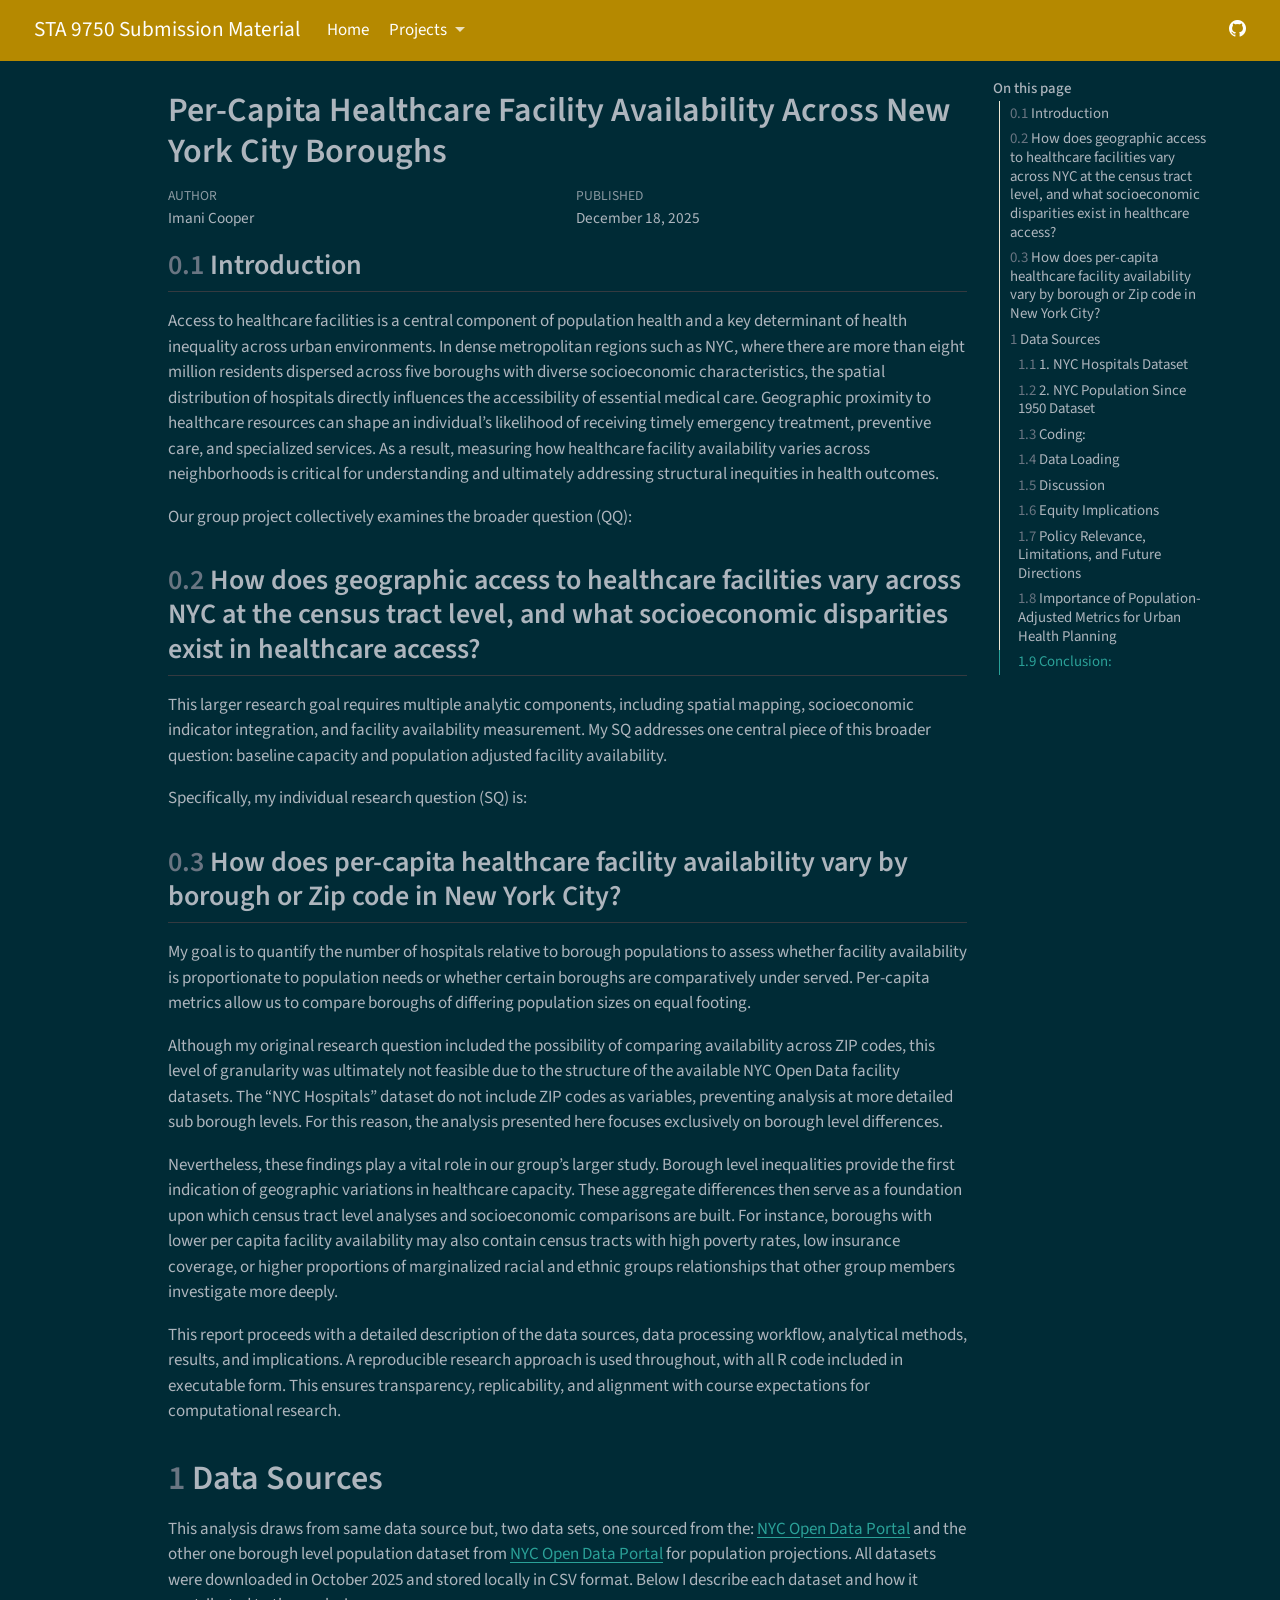
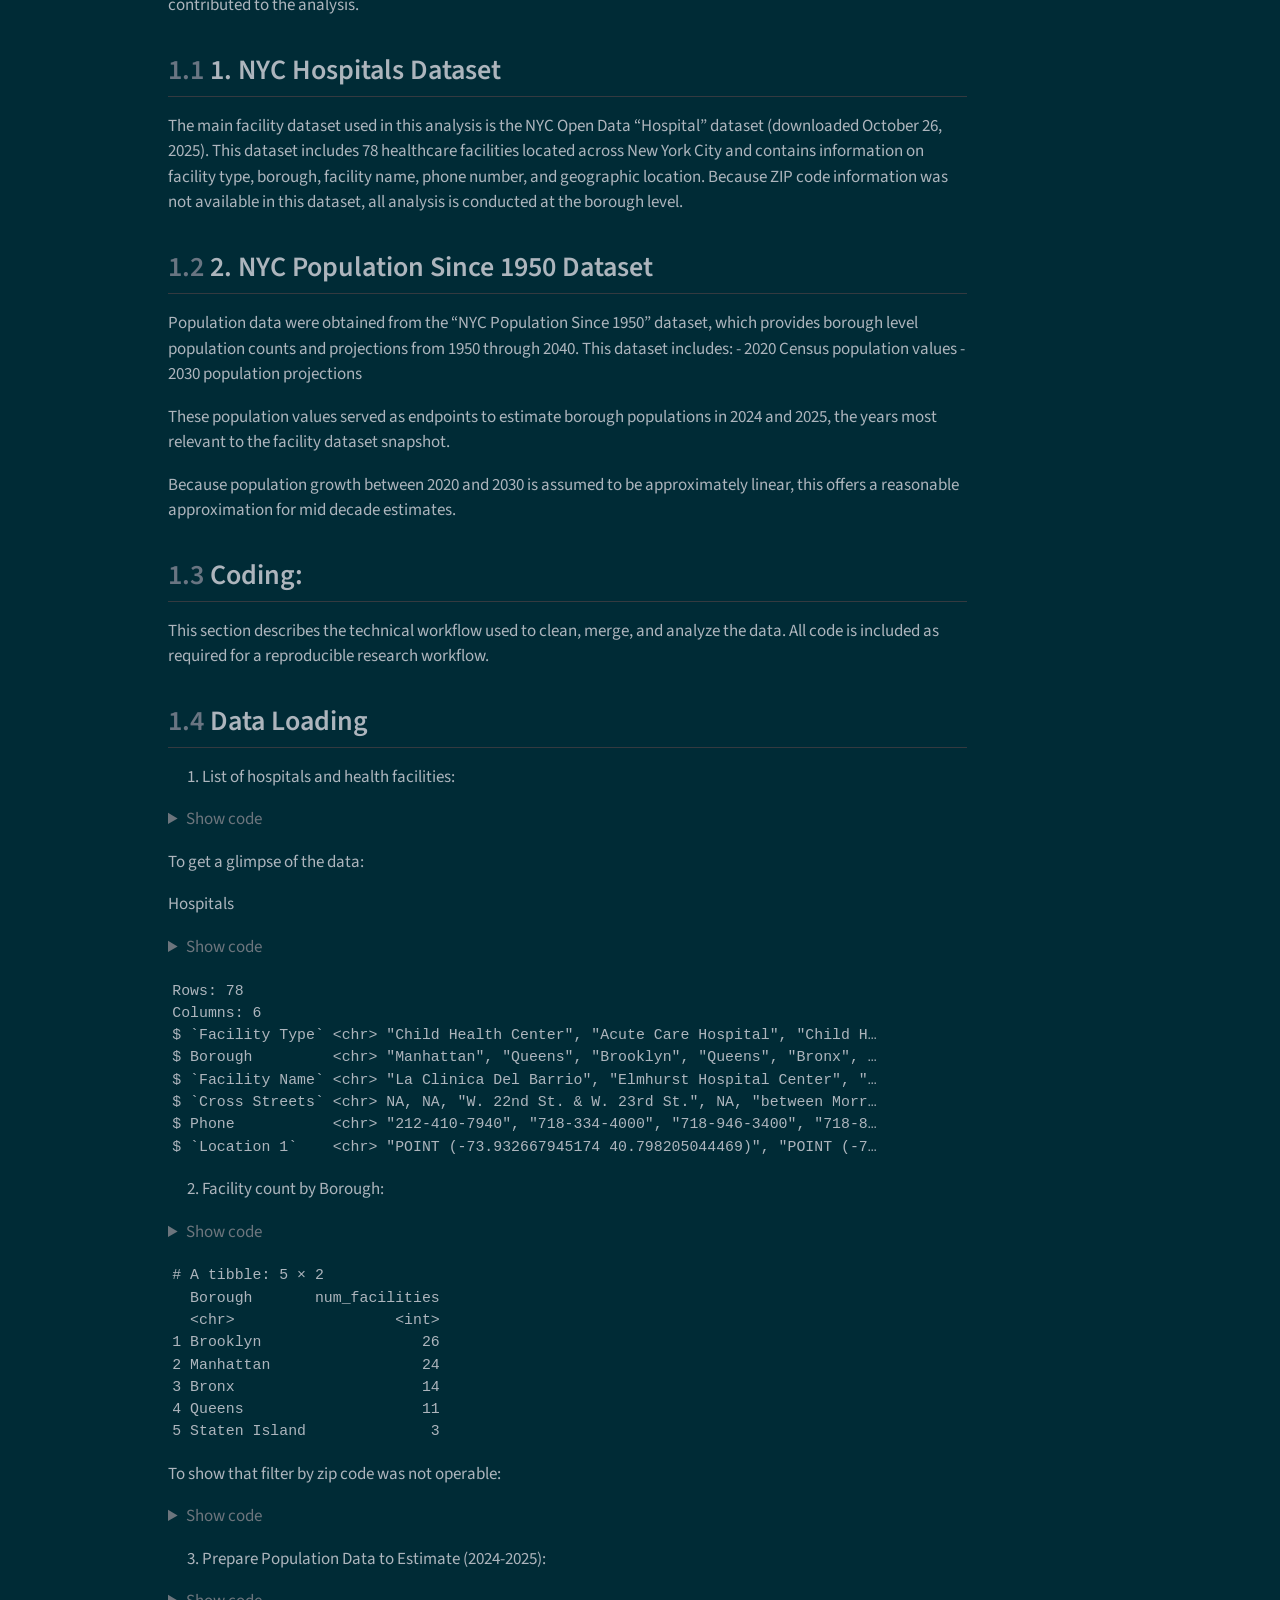
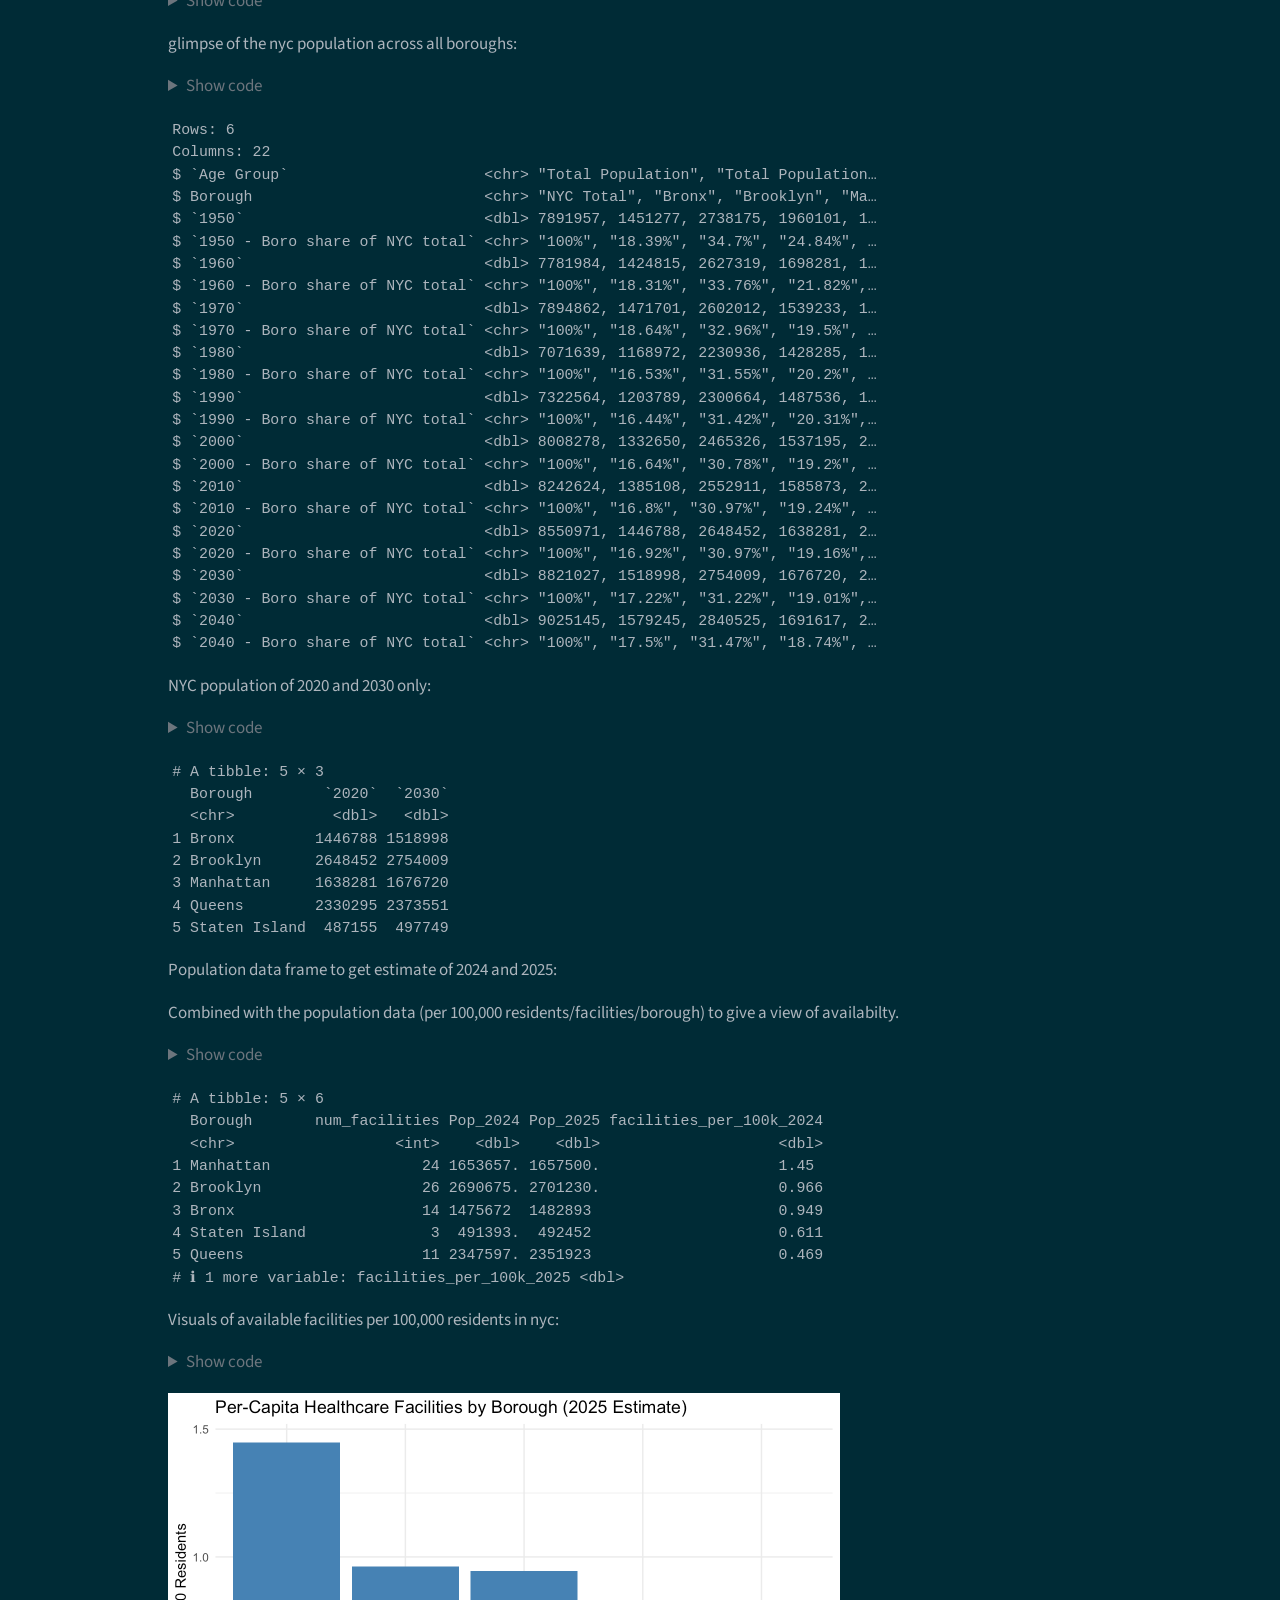
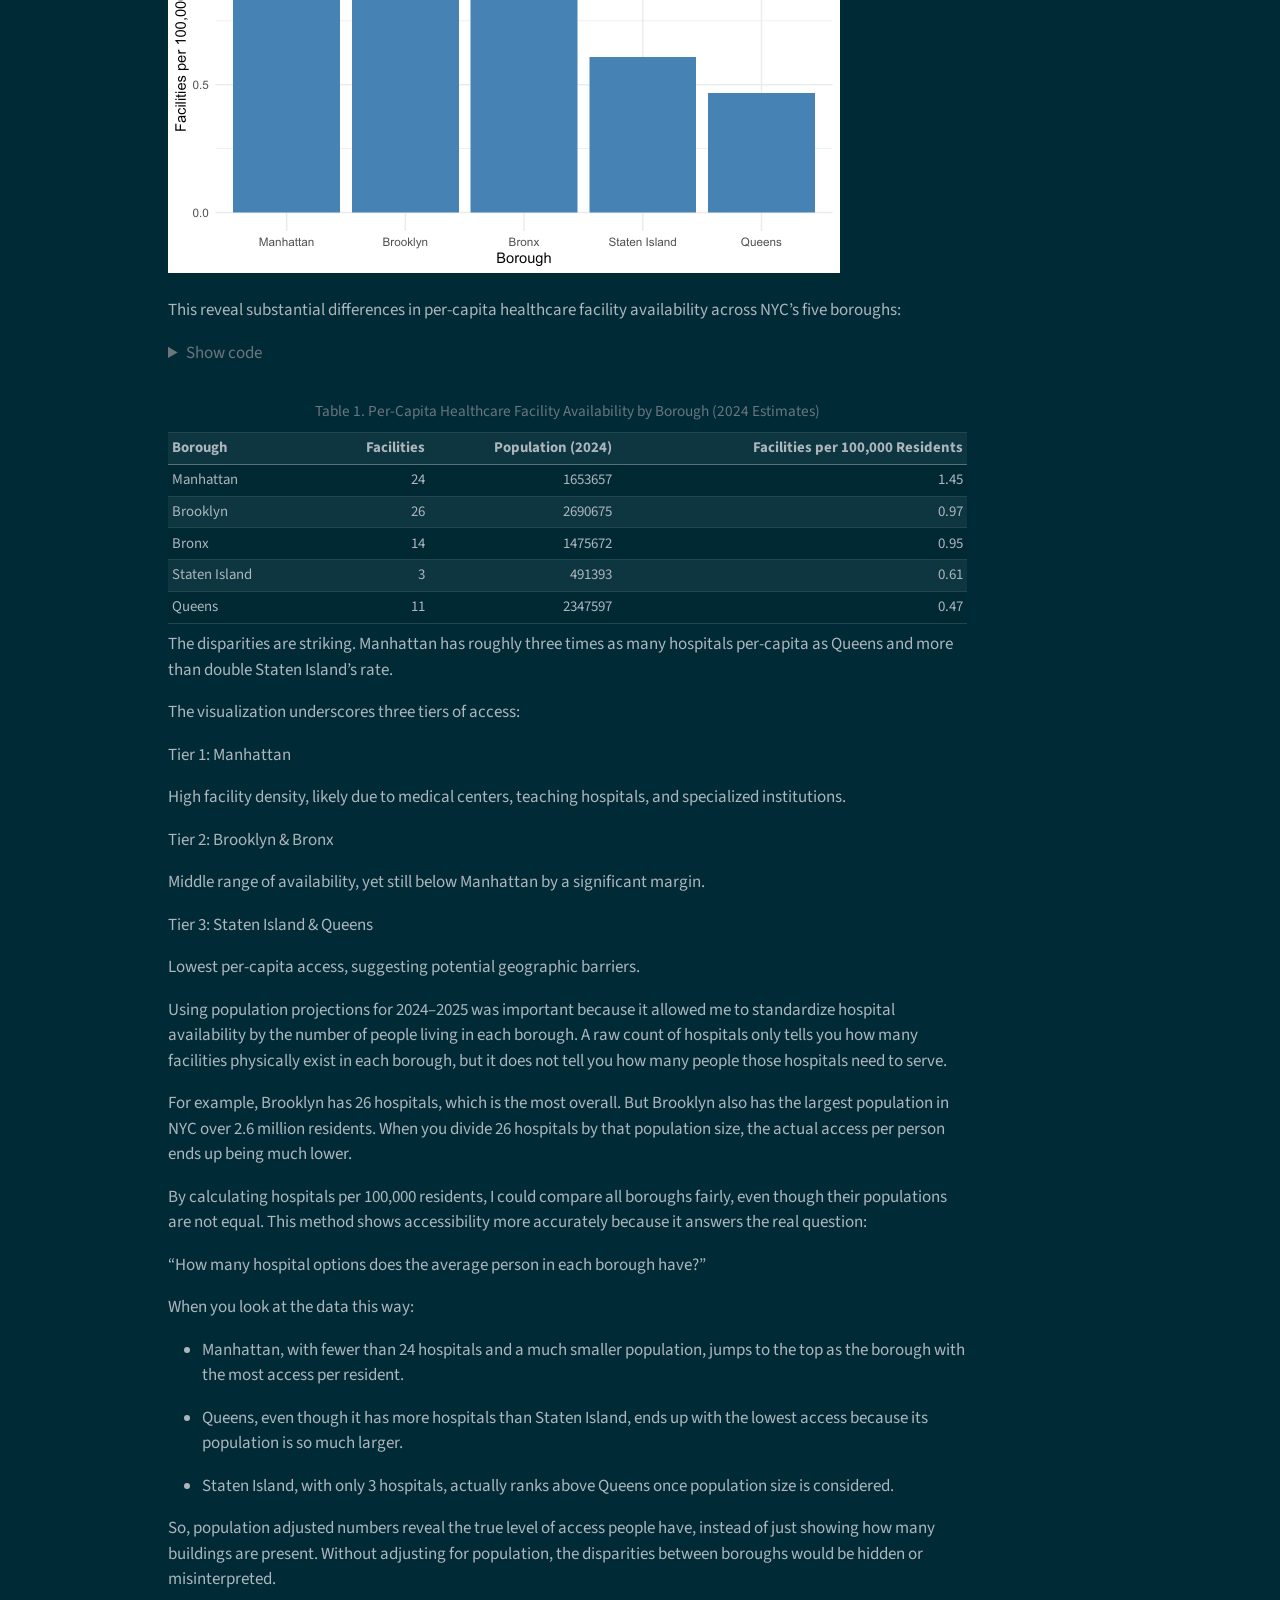
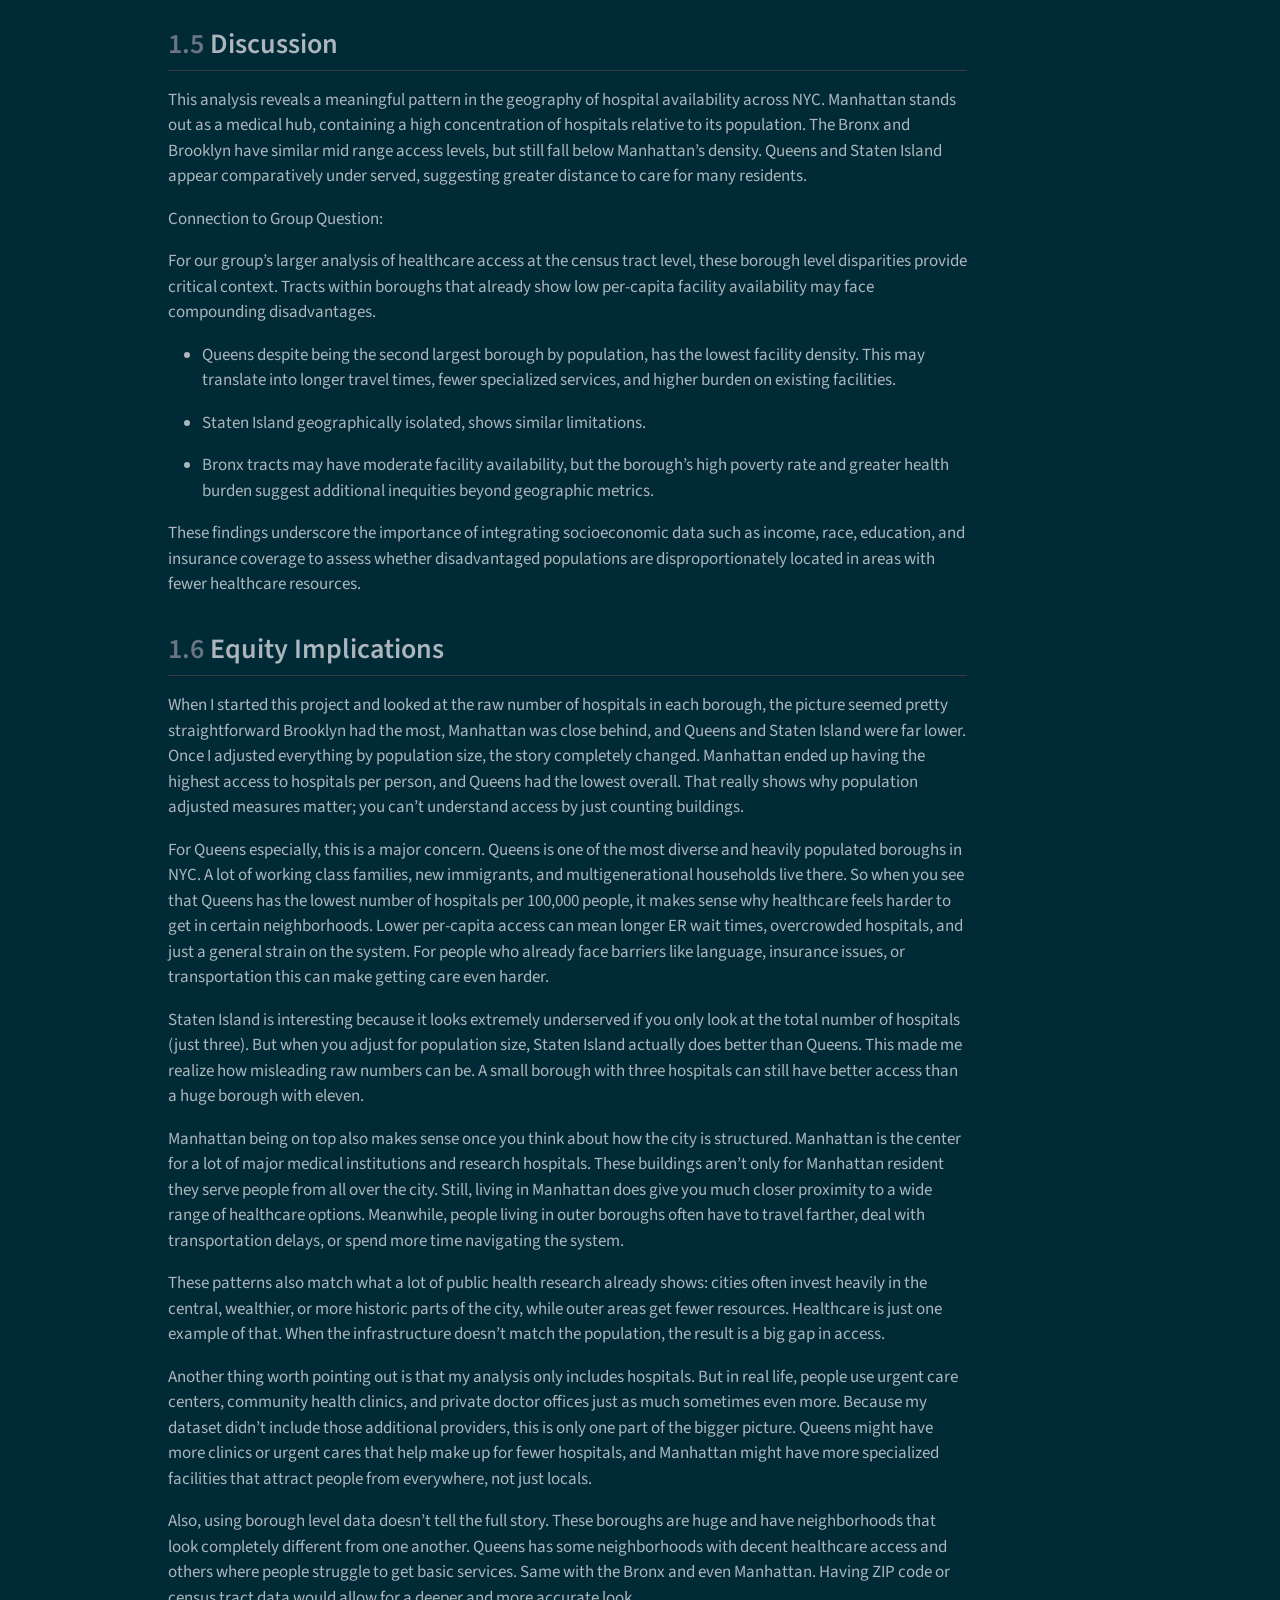
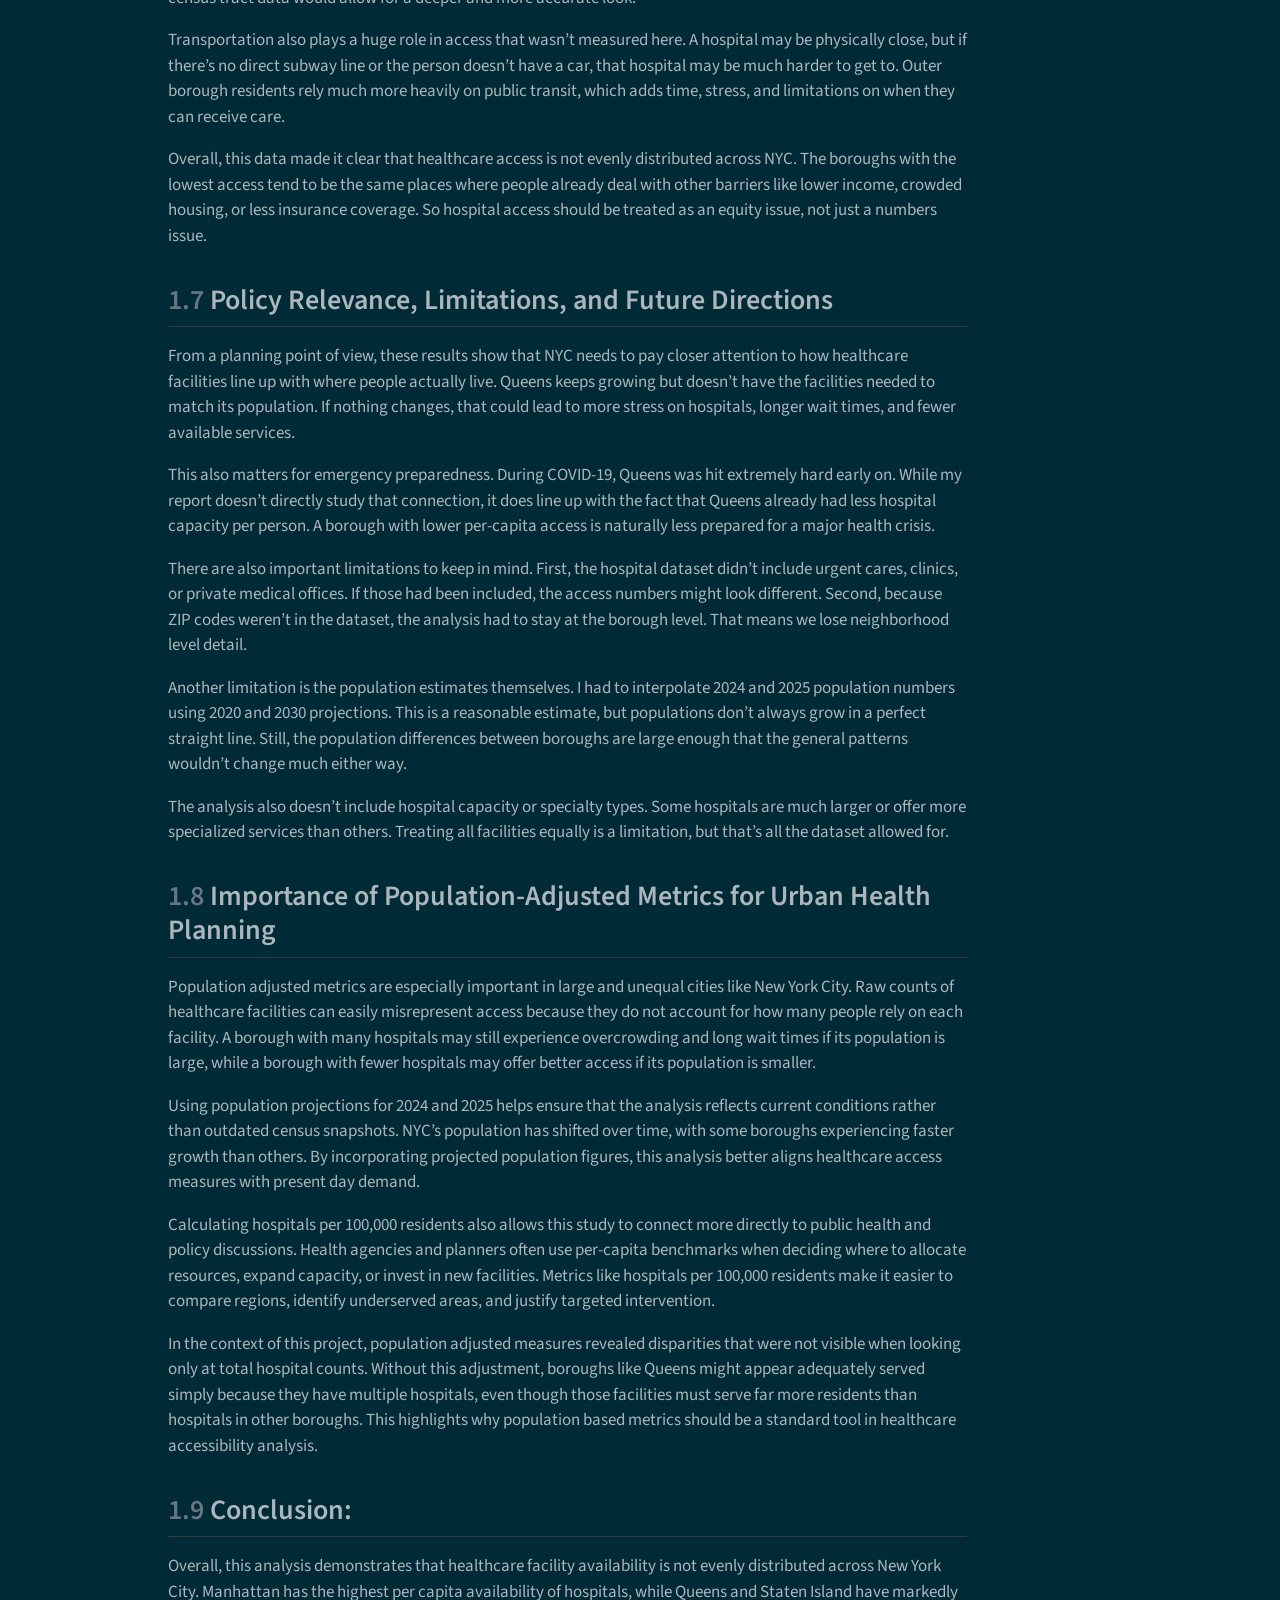
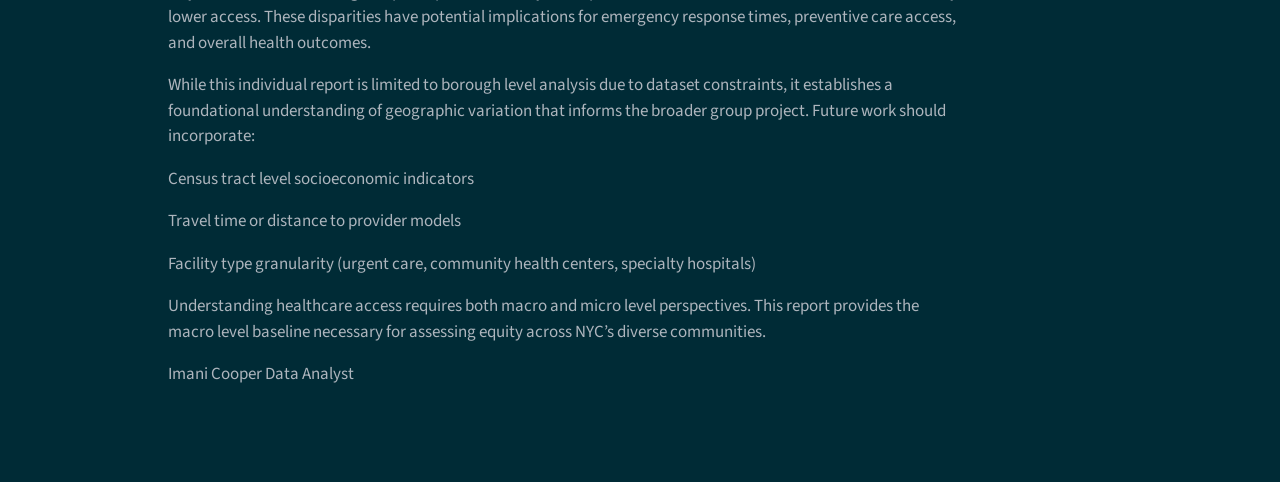
<file: docs/IndividualReportGroupProject.html>
<!DOCTYPE html>
<html xmlns="http://www.w3.org/1999/xhtml" lang="en" xml:lang="en"><head>

<meta charset="utf-8">
<meta name="generator" content="quarto-1.8.24">

<meta name="viewport" content="width=device-width, initial-scale=1.0, user-scalable=yes">

<meta name="author" content="Imani Cooper">
<meta name="dcterms.date" content="2025-12-18">

<title>Per-Capita Healthcare Facility Availability Across New York City Boroughs – STA 9750 Submission Material</title>
<style>
code{white-space: pre-wrap;}
span.smallcaps{font-variant: small-caps;}
div.columns{display: flex; gap: min(4vw, 1.5em);}
div.column{flex: auto; overflow-x: auto;}
div.hanging-indent{margin-left: 1.5em; text-indent: -1.5em;}
ul.task-list{list-style: none;}
ul.task-list li input[type="checkbox"] {
  width: 0.8em;
  margin: 0 0.8em 0.2em -1em; /* quarto-specific, see https://github.com/quarto-dev/quarto-cli/issues/4556 */ 
  vertical-align: middle;
}
/* CSS for syntax highlighting */
html { -webkit-text-size-adjust: 100%; }
pre > code.sourceCode { white-space: pre; position: relative; }
pre > code.sourceCode > span { display: inline-block; line-height: 1.25; }
pre > code.sourceCode > span:empty { height: 1.2em; }
.sourceCode { overflow: visible; }
code.sourceCode > span { color: inherit; text-decoration: inherit; }
div.sourceCode { margin: 1em 0; }
pre.sourceCode { margin: 0; }
@media screen {
div.sourceCode { overflow: auto; }
}
@media print {
pre > code.sourceCode { white-space: pre-wrap; }
pre > code.sourceCode > span { text-indent: -5em; padding-left: 5em; }
}
pre.numberSource code
  { counter-reset: source-line 0; }
pre.numberSource code > span
  { position: relative; left: -4em; counter-increment: source-line; }
pre.numberSource code > span > a:first-child::before
  { content: counter(source-line);
    position: relative; left: -1em; text-align: right; vertical-align: baseline;
    border: none; display: inline-block;
    -webkit-touch-callout: none; -webkit-user-select: none;
    -khtml-user-select: none; -moz-user-select: none;
    -ms-user-select: none; user-select: none;
    padding: 0 4px; width: 4em;
  }
pre.numberSource { margin-left: 3em;  padding-left: 4px; }
div.sourceCode
  {   }
@media screen {
pre > code.sourceCode > span > a:first-child::before { text-decoration: underline; }
}
</style>


<script src="site_libs/quarto-nav/quarto-nav.js"></script>
<script src="site_libs/quarto-nav/headroom.min.js"></script>
<script src="site_libs/clipboard/clipboard.min.js"></script>
<script src="site_libs/quarto-search/autocomplete.umd.js"></script>
<script src="site_libs/quarto-search/fuse.min.js"></script>
<script src="site_libs/quarto-search/quarto-search.js"></script>
<meta name="quarto:offset" content="./">
<script src="site_libs/quarto-html/quarto.js" type="module"></script>
<script src="site_libs/quarto-html/tabsets/tabsets.js" type="module"></script>
<script src="site_libs/quarto-html/axe/axe-check.js" type="module"></script>
<script src="site_libs/quarto-html/popper.min.js"></script>
<script src="site_libs/quarto-html/tippy.umd.min.js"></script>
<script src="site_libs/quarto-html/anchor.min.js"></script>
<link href="site_libs/quarto-html/tippy.css" rel="stylesheet">
<link href="site_libs/quarto-html/quarto-syntax-highlighting-dark-b651517ce65839d647a86e2780455cfb.css" rel="stylesheet" id="quarto-text-highlighting-styles">
<script src="site_libs/bootstrap/bootstrap.min.js"></script>
<link href="site_libs/bootstrap/bootstrap-icons.css" rel="stylesheet">
<link href="site_libs/bootstrap/bootstrap-060a542c1e51856523ae247b5333c03b.min.css" rel="stylesheet" append-hash="true" id="quarto-bootstrap" data-mode="dark">
<script id="quarto-search-options" type="application/json">{
  "location": "navbar",
  "copy-button": false,
  "collapse-after": 3,
  "panel-placement": "end",
  "type": "overlay",
  "limit": 50,
  "keyboard-shortcut": [
    "f",
    "/",
    "s"
  ],
  "show-item-context": false,
  "language": {
    "search-no-results-text": "No results",
    "search-matching-documents-text": "matching documents",
    "search-copy-link-title": "Copy link to search",
    "search-hide-matches-text": "Hide additional matches",
    "search-more-match-text": "more match in this document",
    "search-more-matches-text": "more matches in this document",
    "search-clear-button-title": "Clear",
    "search-text-placeholder": "",
    "search-detached-cancel-button-title": "Cancel",
    "search-submit-button-title": "Submit",
    "search-label": "Search"
  }
}</script>


</head>

<body class="nav-fixed quarto-light">

<div id="quarto-search-results"></div>
  <header id="quarto-header" class="headroom fixed-top">
    <nav class="navbar navbar-expand-lg " data-bs-theme="dark">
      <div class="navbar-container container-fluid">
      <div class="navbar-brand-container mx-auto">
    <a href="./index.html" class="navbar-brand navbar-brand-logo">
    </a>
    <a class="navbar-brand" href="./index.html">
    <span class="navbar-title">STA 9750 Submission Material</span>
    </a>
  </div>
          <button class="navbar-toggler" type="button" data-bs-toggle="collapse" data-bs-target="#navbarCollapse" aria-controls="navbarCollapse" role="menu" aria-expanded="false" aria-label="Toggle navigation" onclick="if (window.quartoToggleHeadroom) { window.quartoToggleHeadroom(); }">
  <span class="navbar-toggler-icon"></span>
</button>
          <div class="collapse navbar-collapse" id="navbarCollapse">
            <ul class="navbar-nav navbar-nav-scroll me-auto">
  <li class="nav-item">
    <a class="nav-link" href="./index.html"> 
<span class="menu-text">Home</span></a>
  </li>  
  <li class="nav-item dropdown ">
    <a class="nav-link dropdown-toggle" href="#" id="nav-menu-projects" role="link" data-bs-toggle="dropdown" aria-expanded="false">
 <span class="menu-text">Projects</span>
    </a>
    <ul class="dropdown-menu" aria-labelledby="nav-menu-projects">    
        <li>
    <a class="dropdown-item" href="./mp01.html">
 <span class="dropdown-text">Project 1: Transit</span></a>
  </li>  
    </ul>
  </li>
</ul>
          </div> <!-- /navcollapse -->
            <div class="quarto-navbar-tools">
    <a href="https://github.com/imani0830" title="" class="quarto-navigation-tool px-1" aria-label=""><i class="bi bi-github"></i></a>
</div>
      </div> <!-- /container-fluid -->
    </nav>
</header>
<!-- content -->
<div id="quarto-content" class="quarto-container page-columns page-rows-contents page-layout-article page-navbar">
<!-- sidebar -->
<!-- margin-sidebar -->
    <div id="quarto-margin-sidebar" class="sidebar margin-sidebar">
        <nav id="TOC" role="doc-toc" class="toc-active">
    <h2 id="toc-title">On this page</h2>
   
  <ul>
  <li><a href="#introduction" id="toc-introduction" class="nav-link active" data-scroll-target="#introduction"><span class="header-section-number">0.1</span> Introduction</a></li>
  <li><a href="#how-does-geographic-access-to-healthcare-facilities-vary-across-nyc-at-the-census-tract-level-and-what-socioeconomic-disparities-exist-in-healthcare-access" id="toc-how-does-geographic-access-to-healthcare-facilities-vary-across-nyc-at-the-census-tract-level-and-what-socioeconomic-disparities-exist-in-healthcare-access" class="nav-link" data-scroll-target="#how-does-geographic-access-to-healthcare-facilities-vary-across-nyc-at-the-census-tract-level-and-what-socioeconomic-disparities-exist-in-healthcare-access"><span class="header-section-number">0.2</span> How does geographic access to healthcare facilities vary across NYC at the census tract level, and what socioeconomic disparities exist in healthcare access?</a></li>
  <li><a href="#how-does-per-capita-healthcare-facility-availability-vary-by-borough-or-zip-code-in-new-york-city" id="toc-how-does-per-capita-healthcare-facility-availability-vary-by-borough-or-zip-code-in-new-york-city" class="nav-link" data-scroll-target="#how-does-per-capita-healthcare-facility-availability-vary-by-borough-or-zip-code-in-new-york-city"><span class="header-section-number">0.3</span> How does per-capita healthcare facility availability vary by borough or Zip code in New York City?</a></li>
  <li><a href="#data-sources" id="toc-data-sources" class="nav-link" data-scroll-target="#data-sources"><span class="header-section-number">1</span> Data Sources</a>
  <ul class="collapse">
  <li><a href="#nyc-hospitals-dataset" id="toc-nyc-hospitals-dataset" class="nav-link" data-scroll-target="#nyc-hospitals-dataset"><span class="header-section-number">1.1</span> 1. NYC Hospitals Dataset</a></li>
  <li><a href="#nyc-population-since-1950-dataset" id="toc-nyc-population-since-1950-dataset" class="nav-link" data-scroll-target="#nyc-population-since-1950-dataset"><span class="header-section-number">1.2</span> 2. NYC Population Since 1950 Dataset</a></li>
  <li><a href="#coding" id="toc-coding" class="nav-link" data-scroll-target="#coding"><span class="header-section-number">1.3</span> Coding:</a></li>
  <li><a href="#data-loading" id="toc-data-loading" class="nav-link" data-scroll-target="#data-loading"><span class="header-section-number">1.4</span> Data Loading</a></li>
  <li><a href="#discussion" id="toc-discussion" class="nav-link" data-scroll-target="#discussion"><span class="header-section-number">1.5</span> Discussion</a></li>
  <li><a href="#equity-implications" id="toc-equity-implications" class="nav-link" data-scroll-target="#equity-implications"><span class="header-section-number">1.6</span> Equity Implications</a></li>
  <li><a href="#policy-relevance-limitations-and-future-directions" id="toc-policy-relevance-limitations-and-future-directions" class="nav-link" data-scroll-target="#policy-relevance-limitations-and-future-directions"><span class="header-section-number">1.7</span> Policy Relevance, Limitations, and Future Directions</a></li>
  <li><a href="#importance-of-population-adjusted-metrics-for-urban-health-planning" id="toc-importance-of-population-adjusted-metrics-for-urban-health-planning" class="nav-link" data-scroll-target="#importance-of-population-adjusted-metrics-for-urban-health-planning"><span class="header-section-number">1.8</span> Importance of Population-Adjusted Metrics for Urban Health Planning</a></li>
  <li><a href="#conclusion" id="toc-conclusion" class="nav-link" data-scroll-target="#conclusion"><span class="header-section-number">1.9</span> Conclusion:</a></li>
  </ul></li>
  </ul>
</nav>
    </div>
<!-- main -->
<main class="content" id="quarto-document-content">

<header id="title-block-header" class="quarto-title-block default">
<div class="quarto-title">
<h1 class="title">Per-Capita Healthcare Facility Availability Across New York City Boroughs</h1>
</div>



<div class="quarto-title-meta">

    <div>
    <div class="quarto-title-meta-heading">Author</div>
    <div class="quarto-title-meta-contents">
             <p>Imani Cooper </p>
          </div>
  </div>
    
    <div>
    <div class="quarto-title-meta-heading">Published</div>
    <div class="quarto-title-meta-contents">
      <p class="date">December 18, 2025</p>
    </div>
  </div>
  
    
  </div>
  


</header>


<section id="introduction" class="level2" data-number="0.1">
<h2 data-number="0.1" class="anchored" data-anchor-id="introduction"><span class="header-section-number">0.1</span> Introduction</h2>
<p>Access to healthcare facilities is a central component of population health and a key determinant of health inequality across urban environments. In dense metropolitan regions such as NYC, where there are more than eight million residents dispersed across five boroughs with diverse socioeconomic characteristics, the spatial distribution of hospitals directly influences the accessibility of essential medical care. Geographic proximity to healthcare resources can shape an individual’s likelihood of receiving timely emergency treatment, preventive care, and specialized services. As a result, measuring how healthcare facility availability varies across neighborhoods is critical for understanding and ultimately addressing structural inequities in health outcomes.</p>
<p>Our group project collectively examines the broader question (QQ):</p>
</section>
<section id="how-does-geographic-access-to-healthcare-facilities-vary-across-nyc-at-the-census-tract-level-and-what-socioeconomic-disparities-exist-in-healthcare-access" class="level2" data-number="0.2">
<h2 data-number="0.2" class="anchored" data-anchor-id="how-does-geographic-access-to-healthcare-facilities-vary-across-nyc-at-the-census-tract-level-and-what-socioeconomic-disparities-exist-in-healthcare-access"><span class="header-section-number">0.2</span> How does geographic access to healthcare facilities vary across NYC at the census tract level, and what socioeconomic disparities exist in healthcare access?</h2>
<p>This larger research goal requires multiple analytic components, including spatial mapping, socioeconomic indicator integration, and facility availability measurement. My SQ addresses one central piece of this broader question: baseline capacity and population adjusted facility availability.</p>
<p>Specifically, my individual research question (SQ) is:</p>
</section>
<section id="how-does-per-capita-healthcare-facility-availability-vary-by-borough-or-zip-code-in-new-york-city" class="level2" data-number="0.3">
<h2 data-number="0.3" class="anchored" data-anchor-id="how-does-per-capita-healthcare-facility-availability-vary-by-borough-or-zip-code-in-new-york-city"><span class="header-section-number">0.3</span> How does per-capita healthcare facility availability vary by borough or Zip code in New York City?</h2>
<p>My goal is to quantify the number of hospitals relative to borough populations to assess whether facility availability is proportionate to population needs or whether certain boroughs are comparatively under served. Per-capita metrics allow us to compare boroughs of differing population sizes on equal footing.</p>
<p>Although my original research question included the possibility of comparing availability across ZIP codes, this level of granularity was ultimately not feasible due to the structure of the available NYC Open Data facility datasets. The “NYC Hospitals” dataset do not include ZIP codes as variables, preventing analysis at more detailed sub borough levels. For this reason, the analysis presented here focuses exclusively on borough level differences.</p>
<p>Nevertheless, these findings play a vital role in our group’s larger study. Borough level inequalities provide the first indication of geographic variations in healthcare capacity. These aggregate differences then serve as a foundation upon which census tract level analyses and socioeconomic comparisons are built. For instance, boroughs with lower per capita facility availability may also contain census tracts with high poverty rates, low insurance coverage, or higher proportions of marginalized racial and ethnic groups relationships that other group members investigate more deeply.</p>
<p>This report proceeds with a detailed description of the data sources, data processing workflow, analytical methods, results, and implications. A reproducible research approach is used throughout, with all R code included in executable form. This ensures transparency, replicability, and alignment with course expectations for computational research.</p>
</section>
<section id="data-sources" class="level1" data-number="1">
<h1 data-number="1"><span class="header-section-number">1</span> Data Sources</h1>
<p>This analysis draws from same data source but, two data sets, one sourced from the: <a href="https://opendata.cityofnewyork.us/">NYC Open Data Portal</a> and the other one borough level population dataset from <a href="https://data.cityofnewyork.us/City-Government/NYC-population-1950-2020/6kh3-uz2q">NYC Open Data Portal</a> for population projections. All datasets were downloaded in October 2025 and stored locally in CSV format. Below I describe each dataset and how it contributed to the analysis.</p>
<section id="nyc-hospitals-dataset" class="level2" data-number="1.1">
<h2 data-number="1.1" class="anchored" data-anchor-id="nyc-hospitals-dataset"><span class="header-section-number">1.1</span> 1. NYC Hospitals Dataset</h2>
<p>The main facility dataset used in this analysis is the NYC Open Data “Hospital” dataset (downloaded October 26, 2025). This dataset includes 78 healthcare facilities located across New York City and contains information on facility type, borough, facility name, phone number, and geographic location. Because ZIP code information was not available in this dataset, all analysis is conducted at the borough level.</p>
</section>
<section id="nyc-population-since-1950-dataset" class="level2" data-number="1.2">
<h2 data-number="1.2" class="anchored" data-anchor-id="nyc-population-since-1950-dataset"><span class="header-section-number">1.2</span> 2. NYC Population Since 1950 Dataset</h2>
<p>Population data were obtained from the “NYC Population Since 1950” dataset, which provides borough level population counts and projections from 1950 through 2040. This dataset includes: - 2020 Census population values - 2030 population projections</p>
<p>These population values served as endpoints to estimate borough populations in 2024 and 2025, the years most relevant to the facility dataset snapshot.</p>
<p>Because population growth between 2020 and 2030 is assumed to be approximately linear, this offers a reasonable approximation for mid decade estimates.</p>
</section>
<section id="coding" class="level2" data-number="1.3">
<h2 data-number="1.3" class="anchored" data-anchor-id="coding"><span class="header-section-number">1.3</span> Coding:</h2>
<p>This section describes the technical workflow used to clean, merge, and analyze the data. All code is included as required for a reproducible research workflow.</p>
</section>
<section id="data-loading" class="level2" data-number="1.4">
<h2 data-number="1.4" class="anchored" data-anchor-id="data-loading"><span class="header-section-number">1.4</span> Data Loading</h2>
<ol type="1">
<li>List of hospitals and health facilities:</li>
</ol>
<div class="cell">
<details class="code-fold">
<summary>Show code</summary>
<div class="code-copy-outer-scaffold"><div class="sourceCode cell-code" id="cb1"><pre class="sourceCode r code-with-copy"><code class="sourceCode r"><span id="cb1-1"><a href="#cb1-1" aria-hidden="true" tabindex="-1"></a><span class="fu">library</span>(dplyr)</span>
<span id="cb1-2"><a href="#cb1-2" aria-hidden="true" tabindex="-1"></a><span class="fu">library</span>(readr)</span>
<span id="cb1-3"><a href="#cb1-3" aria-hidden="true" tabindex="-1"></a></span>
<span id="cb1-4"><a href="#cb1-4" aria-hidden="true" tabindex="-1"></a>hospital <span class="ot">&lt;-</span> <span class="fu">read_csv</span>(<span class="st">"hospital_20251026.csv"</span>)</span></code></pre></div><button title="Copy to Clipboard" class="code-copy-button"><i class="bi"></i></button></div>
</details>
</div>
<p>To get a glimpse of the data:</p>
<p>Hospitals</p>
<div class="cell">
<details class="code-fold">
<summary>Show code</summary>
<div class="code-copy-outer-scaffold"><div class="sourceCode cell-code" id="cb2"><pre class="sourceCode r code-with-copy"><code class="sourceCode r"><span id="cb2-1"><a href="#cb2-1" aria-hidden="true" tabindex="-1"></a><span class="fu">glimpse</span>(hospital)</span></code></pre></div><button title="Copy to Clipboard" class="code-copy-button"><i class="bi"></i></button></div>
</details>
<div class="cell-output cell-output-stdout">
<pre><code>Rows: 78
Columns: 6
$ `Facility Type` &lt;chr&gt; "Child Health Center", "Acute Care Hospital", "Child H…
$ Borough         &lt;chr&gt; "Manhattan", "Queens", "Brooklyn", "Queens", "Bronx", …
$ `Facility Name` &lt;chr&gt; "La Clinica Del Barrio", "Elmhurst Hospital Center", "…
$ `Cross Streets` &lt;chr&gt; NA, NA, "W. 22nd St. &amp; W. 23rd St.", NA, "between Morr…
$ Phone           &lt;chr&gt; "212-410-7940", "718-334-4000", "718-946-3400", "718-8…
$ `Location 1`    &lt;chr&gt; "POINT (-73.932667945174 40.798205044469)", "POINT (-7…</code></pre>
</div>
</div>
<ol start="2" type="1">
<li>Facility count by Borough:</li>
</ol>
<div class="cell">
<details class="code-fold">
<summary>Show code</summary>
<div class="code-copy-outer-scaffold"><div class="sourceCode cell-code" id="cb4"><pre class="sourceCode r code-with-copy"><code class="sourceCode r"><span id="cb4-1"><a href="#cb4-1" aria-hidden="true" tabindex="-1"></a>facilities_by_borough <span class="ot">&lt;-</span> hospital <span class="sc">%&gt;%</span></span>
<span id="cb4-2"><a href="#cb4-2" aria-hidden="true" tabindex="-1"></a>  <span class="fu">group_by</span>(Borough) <span class="sc">%&gt;%</span></span>
<span id="cb4-3"><a href="#cb4-3" aria-hidden="true" tabindex="-1"></a>  <span class="fu">summarise</span>(<span class="at">num_facilities =</span> <span class="fu">n</span>()) <span class="sc">%&gt;%</span></span>
<span id="cb4-4"><a href="#cb4-4" aria-hidden="true" tabindex="-1"></a>  <span class="fu">arrange</span>(<span class="fu">desc</span>(num_facilities))</span>
<span id="cb4-5"><a href="#cb4-5" aria-hidden="true" tabindex="-1"></a></span>
<span id="cb4-6"><a href="#cb4-6" aria-hidden="true" tabindex="-1"></a>facilities_by_borough</span></code></pre></div><button title="Copy to Clipboard" class="code-copy-button"><i class="bi"></i></button></div>
</details>
<div class="cell-output cell-output-stdout">
<pre><code># A tibble: 5 × 2
  Borough       num_facilities
  &lt;chr&gt;                  &lt;int&gt;
1 Brooklyn                  26
2 Manhattan                 24
3 Bronx                     14
4 Queens                    11
5 Staten Island              3</code></pre>
</div>
</div>
<p>To show that filter by zip code was not operable:</p>
<div class="cell">
<details class="code-fold">
<summary>Show code</summary>
<div class="code-copy-outer-scaffold"><div class="sourceCode cell-code" id="cb6"><pre class="sourceCode r code-with-copy"><code class="sourceCode r"><span id="cb6-1"><a href="#cb6-1" aria-hidden="true" tabindex="-1"></a>facilities_by_zip <span class="ot">&lt;-</span> hospital <span class="sc">%&gt;%</span></span>
<span id="cb6-2"><a href="#cb6-2" aria-hidden="true" tabindex="-1"></a>  <span class="fu">group_by</span>(ZIPCODE) <span class="sc">%&gt;%</span></span>
<span id="cb6-3"><a href="#cb6-3" aria-hidden="true" tabindex="-1"></a>  <span class="fu">summarise</span>(<span class="at">num_facilities =</span> <span class="fu">n</span>()) <span class="sc">%&gt;%</span></span>
<span id="cb6-4"><a href="#cb6-4" aria-hidden="true" tabindex="-1"></a>  <span class="fu">arrange</span>(<span class="fu">desc</span>(num_facilities))</span>
<span id="cb6-5"><a href="#cb6-5" aria-hidden="true" tabindex="-1"></a></span>
<span id="cb6-6"><a href="#cb6-6" aria-hidden="true" tabindex="-1"></a>facilities_by_zip</span></code></pre></div><button title="Copy to Clipboard" class="code-copy-button"><i class="bi"></i></button></div>
</details>
</div>
<ol start="3" type="1">
<li>Prepare Population Data to Estimate (2024-2025):</li>
</ol>
<div class="cell">
<details class="code-fold">
<summary>Show code</summary>
<div class="code-copy-outer-scaffold"><div class="sourceCode cell-code" id="cb7"><pre class="sourceCode r code-with-copy"><code class="sourceCode r"><span id="cb7-1"><a href="#cb7-1" aria-hidden="true" tabindex="-1"></a>nyc_pop <span class="ot">&lt;-</span> <span class="fu">read_csv</span>(<span class="st">"NYC Population since 1950.csv"</span>)</span></code></pre></div><button title="Copy to Clipboard" class="code-copy-button"><i class="bi"></i></button></div>
</details>
</div>
<p>glimpse of the nyc population across all boroughs:</p>
<div class="cell">
<details class="code-fold">
<summary>Show code</summary>
<div class="code-copy-outer-scaffold"><div class="sourceCode cell-code" id="cb8"><pre class="sourceCode r code-with-copy"><code class="sourceCode r"><span id="cb8-1"><a href="#cb8-1" aria-hidden="true" tabindex="-1"></a><span class="fu">glimpse</span>(nyc_pop)</span></code></pre></div><button title="Copy to Clipboard" class="code-copy-button"><i class="bi"></i></button></div>
</details>
<div class="cell-output cell-output-stdout">
<pre><code>Rows: 6
Columns: 22
$ `Age Group`                      &lt;chr&gt; "Total Population", "Total Population…
$ Borough                          &lt;chr&gt; "NYC Total", "Bronx", "Brooklyn", "Ma…
$ `1950`                           &lt;dbl&gt; 7891957, 1451277, 2738175, 1960101, 1…
$ `1950 - Boro share of NYC total` &lt;chr&gt; "100%", "18.39%", "34.7%", "24.84%", …
$ `1960`                           &lt;dbl&gt; 7781984, 1424815, 2627319, 1698281, 1…
$ `1960 - Boro share of NYC total` &lt;chr&gt; "100%", "18.31%", "33.76%", "21.82%",…
$ `1970`                           &lt;dbl&gt; 7894862, 1471701, 2602012, 1539233, 1…
$ `1970 - Boro share of NYC total` &lt;chr&gt; "100%", "18.64%", "32.96%", "19.5%", …
$ `1980`                           &lt;dbl&gt; 7071639, 1168972, 2230936, 1428285, 1…
$ `1980 - Boro share of NYC total` &lt;chr&gt; "100%", "16.53%", "31.55%", "20.2%", …
$ `1990`                           &lt;dbl&gt; 7322564, 1203789, 2300664, 1487536, 1…
$ `1990 - Boro share of NYC total` &lt;chr&gt; "100%", "16.44%", "31.42%", "20.31%",…
$ `2000`                           &lt;dbl&gt; 8008278, 1332650, 2465326, 1537195, 2…
$ `2000 - Boro share of NYC total` &lt;chr&gt; "100%", "16.64%", "30.78%", "19.2%", …
$ `2010`                           &lt;dbl&gt; 8242624, 1385108, 2552911, 1585873, 2…
$ `2010 - Boro share of NYC total` &lt;chr&gt; "100%", "16.8%", "30.97%", "19.24%", …
$ `2020`                           &lt;dbl&gt; 8550971, 1446788, 2648452, 1638281, 2…
$ `2020 - Boro share of NYC total` &lt;chr&gt; "100%", "16.92%", "30.97%", "19.16%",…
$ `2030`                           &lt;dbl&gt; 8821027, 1518998, 2754009, 1676720, 2…
$ `2030 - Boro share of NYC total` &lt;chr&gt; "100%", "17.22%", "31.22%", "19.01%",…
$ `2040`                           &lt;dbl&gt; 9025145, 1579245, 2840525, 1691617, 2…
$ `2040 - Boro share of NYC total` &lt;chr&gt; "100%", "17.5%", "31.47%", "18.74%", …</code></pre>
</div>
</div>
<p>NYC population of 2020 and 2030 only:</p>
<div class="cell">
<details class="code-fold">
<summary>Show code</summary>
<div class="code-copy-outer-scaffold"><div class="sourceCode cell-code" id="cb10"><pre class="sourceCode r code-with-copy"><code class="sourceCode r"><span id="cb10-1"><a href="#cb10-1" aria-hidden="true" tabindex="-1"></a>nyc_pop_recent <span class="ot">&lt;-</span> nyc_pop <span class="sc">%&gt;%</span></span>
<span id="cb10-2"><a href="#cb10-2" aria-hidden="true" tabindex="-1"></a>  <span class="fu">select</span>(Borough, <span class="st">`</span><span class="at">2020</span><span class="st">`</span>, <span class="st">`</span><span class="at">2030</span><span class="st">`</span>) <span class="sc">%&gt;%</span></span>
<span id="cb10-3"><a href="#cb10-3" aria-hidden="true" tabindex="-1"></a>  <span class="fu">filter</span>(Borough <span class="sc">!=</span> <span class="st">"NYC Total"</span>)</span>
<span id="cb10-4"><a href="#cb10-4" aria-hidden="true" tabindex="-1"></a></span>
<span id="cb10-5"><a href="#cb10-5" aria-hidden="true" tabindex="-1"></a>nyc_pop_recent</span></code></pre></div><button title="Copy to Clipboard" class="code-copy-button"><i class="bi"></i></button></div>
</details>
<div class="cell-output cell-output-stdout">
<pre><code># A tibble: 5 × 3
  Borough        `2020`  `2030`
  &lt;chr&gt;           &lt;dbl&gt;   &lt;dbl&gt;
1 Bronx         1446788 1518998
2 Brooklyn      2648452 2754009
3 Manhattan     1638281 1676720
4 Queens        2330295 2373551
5 Staten Island  487155  497749</code></pre>
</div>
</div>
<p>Population data frame to get estimate of 2024 and 2025:</p>
<p>Combined with the population data (per 100,000 residents/facilities/borough) to give a view of availabilty.</p>
<div class="cell">
<details class="code-fold">
<summary>Show code</summary>
<div class="code-copy-outer-scaffold"><div class="sourceCode cell-code" id="cb12"><pre class="sourceCode r code-with-copy"><code class="sourceCode r"><span id="cb12-1"><a href="#cb12-1" aria-hidden="true" tabindex="-1"></a>population_data <span class="ot">&lt;-</span> <span class="fu">data.frame</span>(</span>
<span id="cb12-2"><a href="#cb12-2" aria-hidden="true" tabindex="-1"></a>  <span class="at">Borough =</span> <span class="fu">c</span>(<span class="st">"Bronx"</span>, <span class="st">"Brooklyn"</span>, <span class="st">"Manhattan"</span>, <span class="st">"Queens"</span>, <span class="st">"Staten Island"</span>),</span>
<span id="cb12-3"><a href="#cb12-3" aria-hidden="true" tabindex="-1"></a>  <span class="at">Pop_2024 =</span> <span class="fu">c</span>(<span class="dv">1446788</span> <span class="sc">+</span> (<span class="dv">1518998</span> <span class="sc">-</span> <span class="dv">1446788</span>) <span class="sc">*</span> <span class="dv">4</span><span class="sc">/</span><span class="dv">10</span>,  </span>
<span id="cb12-4"><a href="#cb12-4" aria-hidden="true" tabindex="-1"></a>               <span class="dv">2648452</span> <span class="sc">+</span> (<span class="dv">2754009</span> <span class="sc">-</span> <span class="dv">2648452</span>) <span class="sc">*</span> <span class="dv">4</span><span class="sc">/</span><span class="dv">10</span>,</span>
<span id="cb12-5"><a href="#cb12-5" aria-hidden="true" tabindex="-1"></a>               <span class="dv">1638281</span> <span class="sc">+</span> (<span class="dv">1676720</span> <span class="sc">-</span> <span class="dv">1638281</span>) <span class="sc">*</span> <span class="dv">4</span><span class="sc">/</span><span class="dv">10</span>,</span>
<span id="cb12-6"><a href="#cb12-6" aria-hidden="true" tabindex="-1"></a>               <span class="dv">2330295</span> <span class="sc">+</span> (<span class="dv">2373551</span> <span class="sc">-</span> <span class="dv">2330295</span>) <span class="sc">*</span> <span class="dv">4</span><span class="sc">/</span><span class="dv">10</span>,</span>
<span id="cb12-7"><a href="#cb12-7" aria-hidden="true" tabindex="-1"></a>               <span class="dv">487155</span> <span class="sc">+</span> (<span class="dv">497749</span> <span class="sc">-</span> <span class="dv">487155</span>) <span class="sc">*</span> <span class="dv">4</span><span class="sc">/</span><span class="dv">10</span>),</span>
<span id="cb12-8"><a href="#cb12-8" aria-hidden="true" tabindex="-1"></a>  <span class="at">Pop_2025 =</span> <span class="fu">c</span>(<span class="dv">1446788</span> <span class="sc">+</span> (<span class="dv">1518998</span> <span class="sc">-</span> <span class="dv">1446788</span>) <span class="sc">*</span> <span class="dv">5</span><span class="sc">/</span><span class="dv">10</span>,  </span>
<span id="cb12-9"><a href="#cb12-9" aria-hidden="true" tabindex="-1"></a>               <span class="dv">2648452</span> <span class="sc">+</span> (<span class="dv">2754009</span> <span class="sc">-</span> <span class="dv">2648452</span>) <span class="sc">*</span> <span class="dv">5</span><span class="sc">/</span><span class="dv">10</span>,</span>
<span id="cb12-10"><a href="#cb12-10" aria-hidden="true" tabindex="-1"></a>               <span class="dv">1638281</span> <span class="sc">+</span> (<span class="dv">1676720</span> <span class="sc">-</span> <span class="dv">1638281</span>) <span class="sc">*</span> <span class="dv">5</span><span class="sc">/</span><span class="dv">10</span>,</span>
<span id="cb12-11"><a href="#cb12-11" aria-hidden="true" tabindex="-1"></a>               <span class="dv">2330295</span> <span class="sc">+</span> (<span class="dv">2373551</span> <span class="sc">-</span> <span class="dv">2330295</span>) <span class="sc">*</span> <span class="dv">5</span><span class="sc">/</span><span class="dv">10</span>,</span>
<span id="cb12-12"><a href="#cb12-12" aria-hidden="true" tabindex="-1"></a>               <span class="dv">487155</span> <span class="sc">+</span> (<span class="dv">497749</span> <span class="sc">-</span> <span class="dv">487155</span>) <span class="sc">*</span> <span class="dv">5</span><span class="sc">/</span><span class="dv">10</span>)</span>
<span id="cb12-13"><a href="#cb12-13" aria-hidden="true" tabindex="-1"></a>)</span>
<span id="cb12-14"><a href="#cb12-14" aria-hidden="true" tabindex="-1"></a></span>
<span id="cb12-15"><a href="#cb12-15" aria-hidden="true" tabindex="-1"></a>facilities_per_capita <span class="ot">&lt;-</span> facilities_by_borough <span class="sc">%&gt;%</span></span>
<span id="cb12-16"><a href="#cb12-16" aria-hidden="true" tabindex="-1"></a>  <span class="fu">left_join</span>(population_data, <span class="at">by =</span> <span class="st">"Borough"</span>) <span class="sc">%&gt;%</span></span>
<span id="cb12-17"><a href="#cb12-17" aria-hidden="true" tabindex="-1"></a>  <span class="fu">mutate</span>(<span class="at">facilities_per_100k_2024 =</span> (num_facilities <span class="sc">/</span> Pop_2024) <span class="sc">*</span> <span class="dv">100000</span>,</span>
<span id="cb12-18"><a href="#cb12-18" aria-hidden="true" tabindex="-1"></a>         <span class="at">facilities_per_100k_2025 =</span> (num_facilities <span class="sc">/</span> Pop_2025) <span class="sc">*</span> <span class="dv">100000</span>) <span class="sc">%&gt;%</span></span>
<span id="cb12-19"><a href="#cb12-19" aria-hidden="true" tabindex="-1"></a>  <span class="fu">arrange</span>(<span class="fu">desc</span>(facilities_per_100k_2025))</span>
<span id="cb12-20"><a href="#cb12-20" aria-hidden="true" tabindex="-1"></a></span>
<span id="cb12-21"><a href="#cb12-21" aria-hidden="true" tabindex="-1"></a>facilities_per_capita</span></code></pre></div><button title="Copy to Clipboard" class="code-copy-button"><i class="bi"></i></button></div>
</details>
<div class="cell-output cell-output-stdout">
<pre><code># A tibble: 5 × 6
  Borough       num_facilities Pop_2024 Pop_2025 facilities_per_100k_2024
  &lt;chr&gt;                  &lt;int&gt;    &lt;dbl&gt;    &lt;dbl&gt;                    &lt;dbl&gt;
1 Manhattan                 24 1653657. 1657500.                    1.45 
2 Brooklyn                  26 2690675. 2701230.                    0.966
3 Bronx                     14 1475672  1482893                     0.949
4 Staten Island              3  491393.  492452                     0.611
5 Queens                    11 2347597. 2351923                     0.469
# ℹ 1 more variable: facilities_per_100k_2025 &lt;dbl&gt;</code></pre>
</div>
</div>
<p>Visuals of available facilities per 100,000 residents in nyc:</p>
<div class="cell">
<details class="code-fold">
<summary>Show code</summary>
<div class="code-copy-outer-scaffold"><div class="sourceCode cell-code" id="cb14"><pre class="sourceCode r code-with-copy"><code class="sourceCode r"><span id="cb14-1"><a href="#cb14-1" aria-hidden="true" tabindex="-1"></a><span class="fu">library</span>(ggplot2)</span>
<span id="cb14-2"><a href="#cb14-2" aria-hidden="true" tabindex="-1"></a></span>
<span id="cb14-3"><a href="#cb14-3" aria-hidden="true" tabindex="-1"></a><span class="fu">ggplot</span>(facilities_per_capita, <span class="fu">aes</span>(<span class="at">x =</span> <span class="fu">reorder</span>(Borough, <span class="sc">-</span>facilities_per_100k_2025), <span class="at">y =</span> facilities_per_100k_2025)) <span class="sc">+</span></span>
<span id="cb14-4"><a href="#cb14-4" aria-hidden="true" tabindex="-1"></a>  <span class="fu">geom_col</span>(<span class="at">fill =</span> <span class="st">"steelblue"</span>) <span class="sc">+</span></span>
<span id="cb14-5"><a href="#cb14-5" aria-hidden="true" tabindex="-1"></a>  <span class="fu">labs</span>(<span class="at">title =</span> <span class="st">"Per-Capita Healthcare Facilities by Borough (2025 Estimate)"</span>,</span>
<span id="cb14-6"><a href="#cb14-6" aria-hidden="true" tabindex="-1"></a>       <span class="at">x =</span> <span class="st">"Borough"</span>,</span>
<span id="cb14-7"><a href="#cb14-7" aria-hidden="true" tabindex="-1"></a>       <span class="at">y =</span> <span class="st">"Facilities per 100,000 Residents"</span>) <span class="sc">+</span></span>
<span id="cb14-8"><a href="#cb14-8" aria-hidden="true" tabindex="-1"></a>  <span class="fu">theme_minimal</span>()</span></code></pre></div><button title="Copy to Clipboard" class="code-copy-button"><i class="bi"></i></button></div>
</details>
<div class="cell-output-display">
<div>
<figure class="figure">
<p><img src="IndividualReportGroupProject_files/figure-html/unnamed-chunk-9-1.png" class="img-fluid figure-img" width="672"></p>
</figure>
</div>
</div>
</div>
<p>This reveal substantial differences in per-capita healthcare facility availability across NYC’s five boroughs:</p>
<div class="cell">
<details class="code-fold">
<summary>Show code</summary>
<div class="code-copy-outer-scaffold"><div class="sourceCode cell-code" id="cb15"><pre class="sourceCode r code-with-copy"><code class="sourceCode r"><span id="cb15-1"><a href="#cb15-1" aria-hidden="true" tabindex="-1"></a><span class="fu">library</span>(knitr)</span>
<span id="cb15-2"><a href="#cb15-2" aria-hidden="true" tabindex="-1"></a></span>
<span id="cb15-3"><a href="#cb15-3" aria-hidden="true" tabindex="-1"></a>facilities_per_capita <span class="sc">%&gt;%</span></span>
<span id="cb15-4"><a href="#cb15-4" aria-hidden="true" tabindex="-1"></a><span class="fu">select</span>(Borough, num_facilities, Pop_2024, facilities_per_100k_2024) <span class="sc">%&gt;%</span></span>
<span id="cb15-5"><a href="#cb15-5" aria-hidden="true" tabindex="-1"></a><span class="fu">mutate</span>(</span>
<span id="cb15-6"><a href="#cb15-6" aria-hidden="true" tabindex="-1"></a><span class="at">Pop_2024 =</span> <span class="fu">round</span>(Pop_2024),</span>
<span id="cb15-7"><a href="#cb15-7" aria-hidden="true" tabindex="-1"></a><span class="at">facilities_per_100k_2024 =</span> <span class="fu">round</span>(facilities_per_100k_2024, <span class="dv">2</span>)</span>
<span id="cb15-8"><a href="#cb15-8" aria-hidden="true" tabindex="-1"></a>) <span class="sc">%&gt;%</span></span>
<span id="cb15-9"><a href="#cb15-9" aria-hidden="true" tabindex="-1"></a><span class="fu">kable</span>(</span>
<span id="cb15-10"><a href="#cb15-10" aria-hidden="true" tabindex="-1"></a><span class="at">caption =</span> <span class="st">"Table 1. Per-Capita Healthcare Facility Availability by Borough (2024 Estimates)"</span>,</span>
<span id="cb15-11"><a href="#cb15-11" aria-hidden="true" tabindex="-1"></a><span class="at">col.names =</span> <span class="fu">c</span>(<span class="st">"Borough"</span>, <span class="st">"Facilities"</span>, <span class="st">"Population (2024)"</span>, <span class="st">"Facilities per 100,000 Residents"</span>)</span>
<span id="cb15-12"><a href="#cb15-12" aria-hidden="true" tabindex="-1"></a>)</span></code></pre></div><button title="Copy to Clipboard" class="code-copy-button"><i class="bi"></i></button></div>
</details>
<div class="cell-output-display">
<table class="caption-top table table-sm table-striped small">
<caption>Table 1. Per-Capita Healthcare Facility Availability by Borough (2024 Estimates)</caption>
<colgroup>
<col style="width: 18%">
<col style="width: 14%">
<col style="width: 23%">
<col style="width: 43%">
</colgroup>
<thead>
<tr class="header">
<th style="text-align: left;">Borough</th>
<th style="text-align: right;">Facilities</th>
<th style="text-align: right;">Population (2024)</th>
<th style="text-align: right;">Facilities per 100,000 Residents</th>
</tr>
</thead>
<tbody>
<tr class="odd">
<td style="text-align: left;">Manhattan</td>
<td style="text-align: right;">24</td>
<td style="text-align: right;">1653657</td>
<td style="text-align: right;">1.45</td>
</tr>
<tr class="even">
<td style="text-align: left;">Brooklyn</td>
<td style="text-align: right;">26</td>
<td style="text-align: right;">2690675</td>
<td style="text-align: right;">0.97</td>
</tr>
<tr class="odd">
<td style="text-align: left;">Bronx</td>
<td style="text-align: right;">14</td>
<td style="text-align: right;">1475672</td>
<td style="text-align: right;">0.95</td>
</tr>
<tr class="even">
<td style="text-align: left;">Staten Island</td>
<td style="text-align: right;">3</td>
<td style="text-align: right;">491393</td>
<td style="text-align: right;">0.61</td>
</tr>
<tr class="odd">
<td style="text-align: left;">Queens</td>
<td style="text-align: right;">11</td>
<td style="text-align: right;">2347597</td>
<td style="text-align: right;">0.47</td>
</tr>
</tbody>
</table>
</div>
</div>
<p>The disparities are striking. Manhattan has roughly three times as many hospitals per-capita as Queens and more than double Staten Island’s rate.</p>
<p>The visualization underscores three tiers of access:</p>
<p>Tier 1: Manhattan</p>
<p>High facility density, likely due to medical centers, teaching hospitals, and specialized institutions.</p>
<p>Tier 2: Brooklyn &amp; Bronx</p>
<p>Middle range of availability, yet still below Manhattan by a significant margin.</p>
<p>Tier 3: Staten Island &amp; Queens</p>
<p>Lowest per-capita access, suggesting potential geographic barriers.</p>
<p>Using population projections for 2024–2025 was important because it allowed me to standardize hospital availability by the number of people living in each borough. A raw count of hospitals only tells you how many facilities physically exist in each borough, but it does not tell you how many people those hospitals need to serve.</p>
<p>For example, Brooklyn has 26 hospitals, which is the most overall. But Brooklyn also has the largest population in NYC over 2.6 million residents. When you divide 26 hospitals by that population size, the actual access per person ends up being much lower.</p>
<p>By calculating hospitals per 100,000 residents, I could compare all boroughs fairly, even though their populations are not equal. This method shows accessibility more accurately because it answers the real question:</p>
<p>“How many hospital options does the average person in each borough have?”</p>
<p>When you look at the data this way:</p>
<ul>
<li><p>Manhattan, with fewer than 24 hospitals and a much smaller population, jumps to the top as the borough with the most access per resident.</p></li>
<li><p>Queens, even though it has more hospitals than Staten Island, ends up with the lowest access because its population is so much larger.</p></li>
<li><p>Staten Island, with only 3 hospitals, actually ranks above Queens once population size is considered.</p></li>
</ul>
<p>So, population adjusted numbers reveal the true level of access people have, instead of just showing how many buildings are present. Without adjusting for population, the disparities between boroughs would be hidden or misinterpreted.</p>
</section>
<section id="discussion" class="level2" data-number="1.5">
<h2 data-number="1.5" class="anchored" data-anchor-id="discussion"><span class="header-section-number">1.5</span> Discussion</h2>
<p>This analysis reveals a meaningful pattern in the geography of hospital availability across NYC. Manhattan stands out as a medical hub, containing a high concentration of hospitals relative to its population. The Bronx and Brooklyn have similar mid range access levels, but still fall below Manhattan’s density. Queens and Staten Island appear comparatively under served, suggesting greater distance to care for many residents.</p>
<p>Connection to Group Question:</p>
<p>For our group’s larger analysis of healthcare access at the census tract level, these borough level disparities provide critical context. Tracts within boroughs that already show low per-capita facility availability may face compounding disadvantages.</p>
<ul>
<li><p>Queens despite being the second largest borough by population, has the lowest facility density. This may translate into longer travel times, fewer specialized services, and higher burden on existing facilities.</p></li>
<li><p>Staten Island geographically isolated, shows similar limitations.</p></li>
<li><p>Bronx tracts may have moderate facility availability, but the borough’s high poverty rate and greater health burden suggest additional inequities beyond geographic metrics.</p></li>
</ul>
<p>These findings underscore the importance of integrating socioeconomic data such as income, race, education, and insurance coverage to assess whether disadvantaged populations are disproportionately located in areas with fewer healthcare resources.</p>
</section>
<section id="equity-implications" class="level2" data-number="1.6">
<h2 data-number="1.6" class="anchored" data-anchor-id="equity-implications"><span class="header-section-number">1.6</span> Equity Implications</h2>
<p>When I started this project and looked at the raw number of hospitals in each borough, the picture seemed pretty straightforward Brooklyn had the most, Manhattan was close behind, and Queens and Staten Island were far lower. Once I adjusted everything by population size, the story completely changed. Manhattan ended up having the highest access to hospitals per person, and Queens had the lowest overall. That really shows why population adjusted measures matter; you can’t understand access by just counting buildings.</p>
<p>For Queens especially, this is a major concern. Queens is one of the most diverse and heavily populated boroughs in NYC. A lot of working class families, new immigrants, and multigenerational households live there. So when you see that Queens has the lowest number of hospitals per 100,000 people, it makes sense why healthcare feels harder to get in certain neighborhoods. Lower per-capita access can mean longer ER wait times, overcrowded hospitals, and just a general strain on the system. For people who already face barriers like language, insurance issues, or transportation this can make getting care even harder.</p>
<p>Staten Island is interesting because it looks extremely underserved if you only look at the total number of hospitals (just three). But when you adjust for population size, Staten Island actually does better than Queens. This made me realize how misleading raw numbers can be. A small borough with three hospitals can still have better access than a huge borough with eleven.</p>
<p>Manhattan being on top also makes sense once you think about how the city is structured. Manhattan is the center for a lot of major medical institutions and research hospitals. These buildings aren’t only for Manhattan resident they serve people from all over the city. Still, living in Manhattan does give you much closer proximity to a wide range of healthcare options. Meanwhile, people living in outer boroughs often have to travel farther, deal with transportation delays, or spend more time navigating the system.</p>
<p>These patterns also match what a lot of public health research already shows: cities often invest heavily in the central, wealthier, or more historic parts of the city, while outer areas get fewer resources. Healthcare is just one example of that. When the infrastructure doesn’t match the population, the result is a big gap in access.</p>
<p>Another thing worth pointing out is that my analysis only includes hospitals. But in real life, people use urgent care centers, community health clinics, and private doctor offices just as much sometimes even more. Because my dataset didn’t include those additional providers, this is only one part of the bigger picture. Queens might have more clinics or urgent cares that help make up for fewer hospitals, and Manhattan might have more specialized facilities that attract people from everywhere, not just locals.</p>
<p>Also, using borough level data doesn’t tell the full story. These boroughs are huge and have neighborhoods that look completely different from one another. Queens has some neighborhoods with decent healthcare access and others where people struggle to get basic services. Same with the Bronx and even Manhattan. Having ZIP code or census tract data would allow for a deeper and more accurate look.</p>
<p>Transportation also plays a huge role in access that wasn’t measured here. A hospital may be physically close, but if there’s no direct subway line or the person doesn’t have a car, that hospital may be much harder to get to. Outer borough residents rely much more heavily on public transit, which adds time, stress, and limitations on when they can receive care.</p>
<p>Overall, this data made it clear that healthcare access is not evenly distributed across NYC. The boroughs with the lowest access tend to be the same places where people already deal with other barriers like lower income, crowded housing, or less insurance coverage. So hospital access should be treated as an equity issue, not just a numbers issue.</p>
</section>
<section id="policy-relevance-limitations-and-future-directions" class="level2" data-number="1.7">
<h2 data-number="1.7" class="anchored" data-anchor-id="policy-relevance-limitations-and-future-directions"><span class="header-section-number">1.7</span> Policy Relevance, Limitations, and Future Directions</h2>
<p>From a planning point of view, these results show that NYC needs to pay closer attention to how healthcare facilities line up with where people actually live. Queens keeps growing but doesn’t have the facilities needed to match its population. If nothing changes, that could lead to more stress on hospitals, longer wait times, and fewer available services.</p>
<p>This also matters for emergency preparedness. During COVID-19, Queens was hit extremely hard early on. While my report doesn’t directly study that connection, it does line up with the fact that Queens already had less hospital capacity per person. A borough with lower per-capita access is naturally less prepared for a major health crisis.</p>
<p>There are also important limitations to keep in mind. First, the hospital dataset didn’t include urgent cares, clinics, or private medical offices. If those had been included, the access numbers might look different. Second, because ZIP codes weren’t in the dataset, the analysis had to stay at the borough level. That means we lose neighborhood level detail.</p>
<p>Another limitation is the population estimates themselves. I had to interpolate 2024 and 2025 population numbers using 2020 and 2030 projections. This is a reasonable estimate, but populations don’t always grow in a perfect straight line. Still, the population differences between boroughs are large enough that the general patterns wouldn’t change much either way.</p>
<p>The analysis also doesn’t include hospital capacity or specialty types. Some hospitals are much larger or offer more specialized services than others. Treating all facilities equally is a limitation, but that’s all the dataset allowed for.</p>
</section>
<section id="importance-of-population-adjusted-metrics-for-urban-health-planning" class="level2" data-number="1.8">
<h2 data-number="1.8" class="anchored" data-anchor-id="importance-of-population-adjusted-metrics-for-urban-health-planning"><span class="header-section-number">1.8</span> Importance of Population-Adjusted Metrics for Urban Health Planning</h2>
<p>Population adjusted metrics are especially important in large and unequal cities like New York City. Raw counts of healthcare facilities can easily misrepresent access because they do not account for how many people rely on each facility. A borough with many hospitals may still experience overcrowding and long wait times if its population is large, while a borough with fewer hospitals may offer better access if its population is smaller.</p>
<p>Using population projections for 2024 and 2025 helps ensure that the analysis reflects current conditions rather than outdated census snapshots. NYC’s population has shifted over time, with some boroughs experiencing faster growth than others. By incorporating projected population figures, this analysis better aligns healthcare access measures with present day demand.</p>
<p>Calculating hospitals per 100,000 residents also allows this study to connect more directly to public health and policy discussions. Health agencies and planners often use per-capita benchmarks when deciding where to allocate resources, expand capacity, or invest in new facilities. Metrics like hospitals per 100,000 residents make it easier to compare regions, identify underserved areas, and justify targeted intervention.</p>
<p>In the context of this project, population adjusted measures revealed disparities that were not visible when looking only at total hospital counts. Without this adjustment, boroughs like Queens might appear adequately served simply because they have multiple hospitals, even though those facilities must serve far more residents than hospitals in other boroughs. This highlights why population based metrics should be a standard tool in healthcare accessibility analysis.</p>
</section>
<section id="conclusion" class="level2" data-number="1.9">
<h2 data-number="1.9" class="anchored" data-anchor-id="conclusion"><span class="header-section-number">1.9</span> Conclusion:</h2>
<p>Overall, this analysis demonstrates that healthcare facility availability is not evenly distributed across New York City. Manhattan has the highest per capita availability of hospitals, while Queens and Staten Island have markedly lower access. These disparities have potential implications for emergency response times, preventive care access, and overall health outcomes.</p>
<p>While this individual report is limited to borough level analysis due to dataset constraints, it establishes a foundational understanding of geographic variation that informs the broader group project. Future work should incorporate:</p>
<p>Census tract level socioeconomic indicators</p>
<p>Travel time or distance to provider models</p>
<p>Facility type granularity (urgent care, community health centers, specialty hospitals)</p>
<p>Understanding healthcare access requires both macro and micro level perspectives. This report provides the macro level baseline necessary for assessing equity across NYC’s diverse communities.</p>
<p>Imani Cooper Data Analyst</p>


</section>
</section>

</main> <!-- /main -->
<script id="quarto-html-after-body" type="application/javascript">
  window.document.addEventListener("DOMContentLoaded", function (event) {
    const icon = "";
    const anchorJS = new window.AnchorJS();
    anchorJS.options = {
      placement: 'right',
      icon: icon
    };
    anchorJS.add('.anchored');
    const isCodeAnnotation = (el) => {
      for (const clz of el.classList) {
        if (clz.startsWith('code-annotation-')) {                     
          return true;
        }
      }
      return false;
    }
    const onCopySuccess = function(e) {
      // button target
      const button = e.trigger;
      // don't keep focus
      button.blur();
      // flash "checked"
      button.classList.add('code-copy-button-checked');
      var currentTitle = button.getAttribute("title");
      button.setAttribute("title", "Copied!");
      let tooltip;
      if (window.bootstrap) {
        button.setAttribute("data-bs-toggle", "tooltip");
        button.setAttribute("data-bs-placement", "left");
        button.setAttribute("data-bs-title", "Copied!");
        tooltip = new bootstrap.Tooltip(button, 
          { trigger: "manual", 
            customClass: "code-copy-button-tooltip",
            offset: [0, -8]});
        tooltip.show();    
      }
      setTimeout(function() {
        if (tooltip) {
          tooltip.hide();
          button.removeAttribute("data-bs-title");
          button.removeAttribute("data-bs-toggle");
          button.removeAttribute("data-bs-placement");
        }
        button.setAttribute("title", currentTitle);
        button.classList.remove('code-copy-button-checked');
      }, 1000);
      // clear code selection
      e.clearSelection();
    }
    const getTextToCopy = function(trigger) {
      const outerScaffold = trigger.parentElement.cloneNode(true);
      const codeEl = outerScaffold.querySelector('code');
      for (const childEl of codeEl.children) {
        if (isCodeAnnotation(childEl)) {
          childEl.remove();
        }
      }
      return codeEl.innerText;
    }
    const clipboard = new window.ClipboardJS('.code-copy-button:not([data-in-quarto-modal])', {
      text: getTextToCopy
    });
    clipboard.on('success', onCopySuccess);
    if (window.document.getElementById('quarto-embedded-source-code-modal')) {
      const clipboardModal = new window.ClipboardJS('.code-copy-button[data-in-quarto-modal]', {
        text: getTextToCopy,
        container: window.document.getElementById('quarto-embedded-source-code-modal')
      });
      clipboardModal.on('success', onCopySuccess);
    }
      var localhostRegex = new RegExp(/^(?:http|https):\/\/localhost\:?[0-9]*\//);
      var mailtoRegex = new RegExp(/^mailto:/);
        var filterRegex = new RegExp("https:\/\/<Imani0830>\.github\.io\/STA9750-2025-FALL\/");
      var isInternal = (href) => {
          return filterRegex.test(href) || localhostRegex.test(href) || mailtoRegex.test(href);
      }
      // Inspect non-navigation links and adorn them if external
     var links = window.document.querySelectorAll('a[href]:not(.nav-link):not(.navbar-brand):not(.toc-action):not(.sidebar-link):not(.sidebar-item-toggle):not(.pagination-link):not(.no-external):not([aria-hidden]):not(.dropdown-item):not(.quarto-navigation-tool):not(.about-link)');
      for (var i=0; i<links.length; i++) {
        const link = links[i];
        if (!isInternal(link.href)) {
          // undo the damage that might have been done by quarto-nav.js in the case of
          // links that we want to consider external
          if (link.dataset.originalHref !== undefined) {
            link.href = link.dataset.originalHref;
          }
        }
      }
    function tippyHover(el, contentFn, onTriggerFn, onUntriggerFn) {
      const config = {
        allowHTML: true,
        maxWidth: 500,
        delay: 100,
        arrow: false,
        appendTo: function(el) {
            return el.parentElement;
        },
        interactive: true,
        interactiveBorder: 10,
        theme: 'quarto',
        placement: 'bottom-start',
      };
      if (contentFn) {
        config.content = contentFn;
      }
      if (onTriggerFn) {
        config.onTrigger = onTriggerFn;
      }
      if (onUntriggerFn) {
        config.onUntrigger = onUntriggerFn;
      }
      window.tippy(el, config); 
    }
    const noterefs = window.document.querySelectorAll('a[role="doc-noteref"]');
    for (var i=0; i<noterefs.length; i++) {
      const ref = noterefs[i];
      tippyHover(ref, function() {
        // use id or data attribute instead here
        let href = ref.getAttribute('data-footnote-href') || ref.getAttribute('href');
        try { href = new URL(href).hash; } catch {}
        const id = href.replace(/^#\/?/, "");
        const note = window.document.getElementById(id);
        if (note) {
          return note.innerHTML;
        } else {
          return "";
        }
      });
    }
    const xrefs = window.document.querySelectorAll('a.quarto-xref');
    const processXRef = (id, note) => {
      // Strip column container classes
      const stripColumnClz = (el) => {
        el.classList.remove("page-full", "page-columns");
        if (el.children) {
          for (const child of el.children) {
            stripColumnClz(child);
          }
        }
      }
      stripColumnClz(note)
      if (id === null || id.startsWith('sec-')) {
        // Special case sections, only their first couple elements
        const container = document.createElement("div");
        if (note.children && note.children.length > 2) {
          container.appendChild(note.children[0].cloneNode(true));
          for (let i = 1; i < note.children.length; i++) {
            const child = note.children[i];
            if (child.tagName === "P" && child.innerText === "") {
              continue;
            } else {
              container.appendChild(child.cloneNode(true));
              break;
            }
          }
          if (window.Quarto?.typesetMath) {
            window.Quarto.typesetMath(container);
          }
          return container.innerHTML
        } else {
          if (window.Quarto?.typesetMath) {
            window.Quarto.typesetMath(note);
          }
          return note.innerHTML;
        }
      } else {
        // Remove any anchor links if they are present
        const anchorLink = note.querySelector('a.anchorjs-link');
        if (anchorLink) {
          anchorLink.remove();
        }
        if (window.Quarto?.typesetMath) {
          window.Quarto.typesetMath(note);
        }
        if (note.classList.contains("callout")) {
          return note.outerHTML;
        } else {
          return note.innerHTML;
        }
      }
    }
    for (var i=0; i<xrefs.length; i++) {
      const xref = xrefs[i];
      tippyHover(xref, undefined, function(instance) {
        instance.disable();
        let url = xref.getAttribute('href');
        let hash = undefined; 
        if (url.startsWith('#')) {
          hash = url;
        } else {
          try { hash = new URL(url).hash; } catch {}
        }
        if (hash) {
          const id = hash.replace(/^#\/?/, "");
          const note = window.document.getElementById(id);
          if (note !== null) {
            try {
              const html = processXRef(id, note.cloneNode(true));
              instance.setContent(html);
            } finally {
              instance.enable();
              instance.show();
            }
          } else {
            // See if we can fetch this
            fetch(url.split('#')[0])
            .then(res => res.text())
            .then(html => {
              const parser = new DOMParser();
              const htmlDoc = parser.parseFromString(html, "text/html");
              const note = htmlDoc.getElementById(id);
              if (note !== null) {
                const html = processXRef(id, note);
                instance.setContent(html);
              } 
            }).finally(() => {
              instance.enable();
              instance.show();
            });
          }
        } else {
          // See if we can fetch a full url (with no hash to target)
          // This is a special case and we should probably do some content thinning / targeting
          fetch(url)
          .then(res => res.text())
          .then(html => {
            const parser = new DOMParser();
            const htmlDoc = parser.parseFromString(html, "text/html");
            const note = htmlDoc.querySelector('main.content');
            if (note !== null) {
              // This should only happen for chapter cross references
              // (since there is no id in the URL)
              // remove the first header
              if (note.children.length > 0 && note.children[0].tagName === "HEADER") {
                note.children[0].remove();
              }
              const html = processXRef(null, note);
              instance.setContent(html);
            } 
          }).finally(() => {
            instance.enable();
            instance.show();
          });
        }
      }, function(instance) {
      });
    }
        let selectedAnnoteEl;
        const selectorForAnnotation = ( cell, annotation) => {
          let cellAttr = 'data-code-cell="' + cell + '"';
          let lineAttr = 'data-code-annotation="' +  annotation + '"';
          const selector = 'span[' + cellAttr + '][' + lineAttr + ']';
          return selector;
        }
        const selectCodeLines = (annoteEl) => {
          const doc = window.document;
          const targetCell = annoteEl.getAttribute("data-target-cell");
          const targetAnnotation = annoteEl.getAttribute("data-target-annotation");
          const annoteSpan = window.document.querySelector(selectorForAnnotation(targetCell, targetAnnotation));
          const lines = annoteSpan.getAttribute("data-code-lines").split(",");
          const lineIds = lines.map((line) => {
            return targetCell + "-" + line;
          })
          let top = null;
          let height = null;
          let parent = null;
          if (lineIds.length > 0) {
              //compute the position of the single el (top and bottom and make a div)
              const el = window.document.getElementById(lineIds[0]);
              top = el.offsetTop;
              height = el.offsetHeight;
              parent = el.parentElement.parentElement;
            if (lineIds.length > 1) {
              const lastEl = window.document.getElementById(lineIds[lineIds.length - 1]);
              const bottom = lastEl.offsetTop + lastEl.offsetHeight;
              height = bottom - top;
            }
            if (top !== null && height !== null && parent !== null) {
              // cook up a div (if necessary) and position it 
              let div = window.document.getElementById("code-annotation-line-highlight");
              if (div === null) {
                div = window.document.createElement("div");
                div.setAttribute("id", "code-annotation-line-highlight");
                div.style.position = 'absolute';
                parent.appendChild(div);
              }
              div.style.top = top - 2 + "px";
              div.style.height = height + 4 + "px";
              div.style.left = 0;
              let gutterDiv = window.document.getElementById("code-annotation-line-highlight-gutter");
              if (gutterDiv === null) {
                gutterDiv = window.document.createElement("div");
                gutterDiv.setAttribute("id", "code-annotation-line-highlight-gutter");
                gutterDiv.style.position = 'absolute';
                const codeCell = window.document.getElementById(targetCell);
                const gutter = codeCell.querySelector('.code-annotation-gutter');
                gutter.appendChild(gutterDiv);
              }
              gutterDiv.style.top = top - 2 + "px";
              gutterDiv.style.height = height + 4 + "px";
            }
            selectedAnnoteEl = annoteEl;
          }
        };
        const unselectCodeLines = () => {
          const elementsIds = ["code-annotation-line-highlight", "code-annotation-line-highlight-gutter"];
          elementsIds.forEach((elId) => {
            const div = window.document.getElementById(elId);
            if (div) {
              div.remove();
            }
          });
          selectedAnnoteEl = undefined;
        };
          // Handle positioning of the toggle
      window.addEventListener(
        "resize",
        throttle(() => {
          elRect = undefined;
          if (selectedAnnoteEl) {
            selectCodeLines(selectedAnnoteEl);
          }
        }, 10)
      );
      function throttle(fn, ms) {
      let throttle = false;
      let timer;
        return (...args) => {
          if(!throttle) { // first call gets through
              fn.apply(this, args);
              throttle = true;
          } else { // all the others get throttled
              if(timer) clearTimeout(timer); // cancel #2
              timer = setTimeout(() => {
                fn.apply(this, args);
                timer = throttle = false;
              }, ms);
          }
        };
      }
        // Attach click handler to the DT
        const annoteDls = window.document.querySelectorAll('dt[data-target-cell]');
        for (const annoteDlNode of annoteDls) {
          annoteDlNode.addEventListener('click', (event) => {
            const clickedEl = event.target;
            if (clickedEl !== selectedAnnoteEl) {
              unselectCodeLines();
              const activeEl = window.document.querySelector('dt[data-target-cell].code-annotation-active');
              if (activeEl) {
                activeEl.classList.remove('code-annotation-active');
              }
              selectCodeLines(clickedEl);
              clickedEl.classList.add('code-annotation-active');
            } else {
              // Unselect the line
              unselectCodeLines();
              clickedEl.classList.remove('code-annotation-active');
            }
          });
        }
    const findCites = (el) => {
      const parentEl = el.parentElement;
      if (parentEl) {
        const cites = parentEl.dataset.cites;
        if (cites) {
          return {
            el,
            cites: cites.split(' ')
          };
        } else {
          return findCites(el.parentElement)
        }
      } else {
        return undefined;
      }
    };
    var bibliorefs = window.document.querySelectorAll('a[role="doc-biblioref"]');
    for (var i=0; i<bibliorefs.length; i++) {
      const ref = bibliorefs[i];
      const citeInfo = findCites(ref);
      if (citeInfo) {
        tippyHover(citeInfo.el, function() {
          var popup = window.document.createElement('div');
          citeInfo.cites.forEach(function(cite) {
            var citeDiv = window.document.createElement('div');
            citeDiv.classList.add('hanging-indent');
            citeDiv.classList.add('csl-entry');
            var biblioDiv = window.document.getElementById('ref-' + cite);
            if (biblioDiv) {
              citeDiv.innerHTML = biblioDiv.innerHTML;
            }
            popup.appendChild(citeDiv);
          });
          return popup.innerHTML;
        });
      }
    }
  });
  </script>
</div> <!-- /content -->




</body></html>
</file>
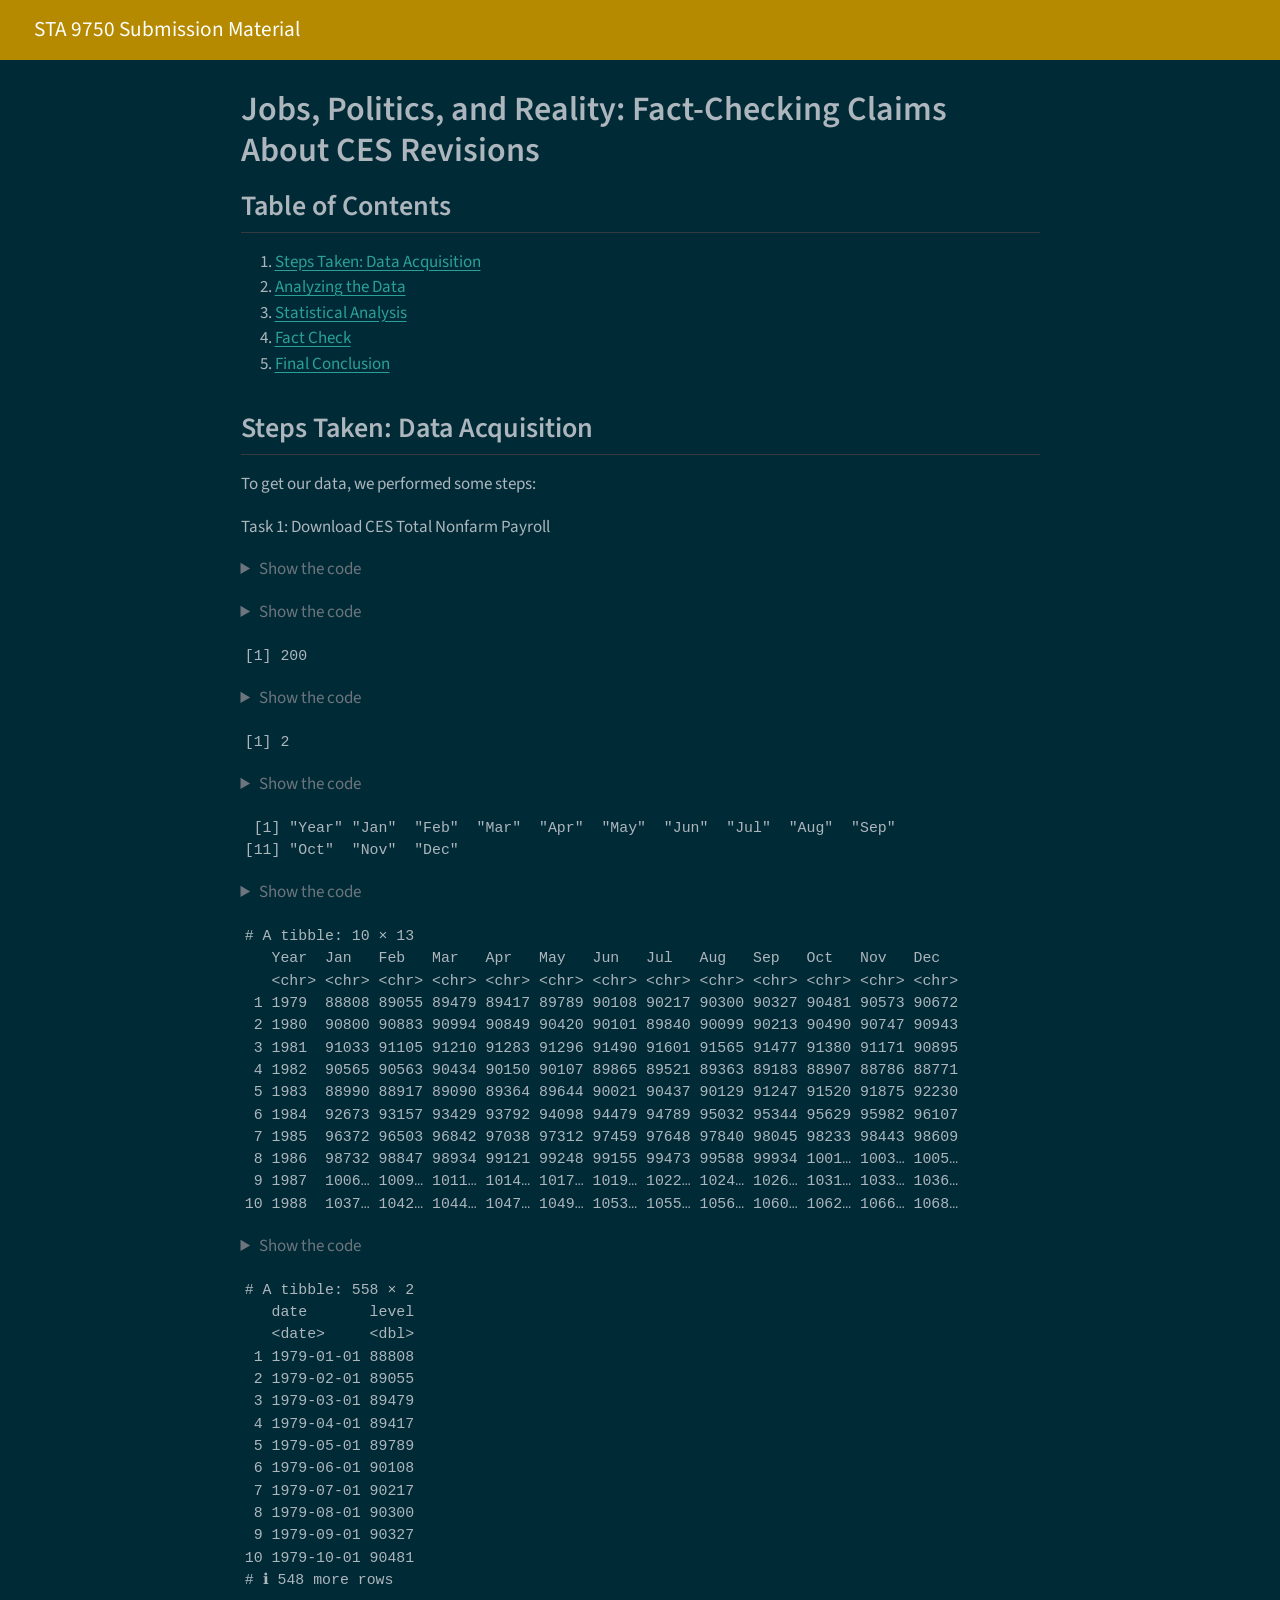
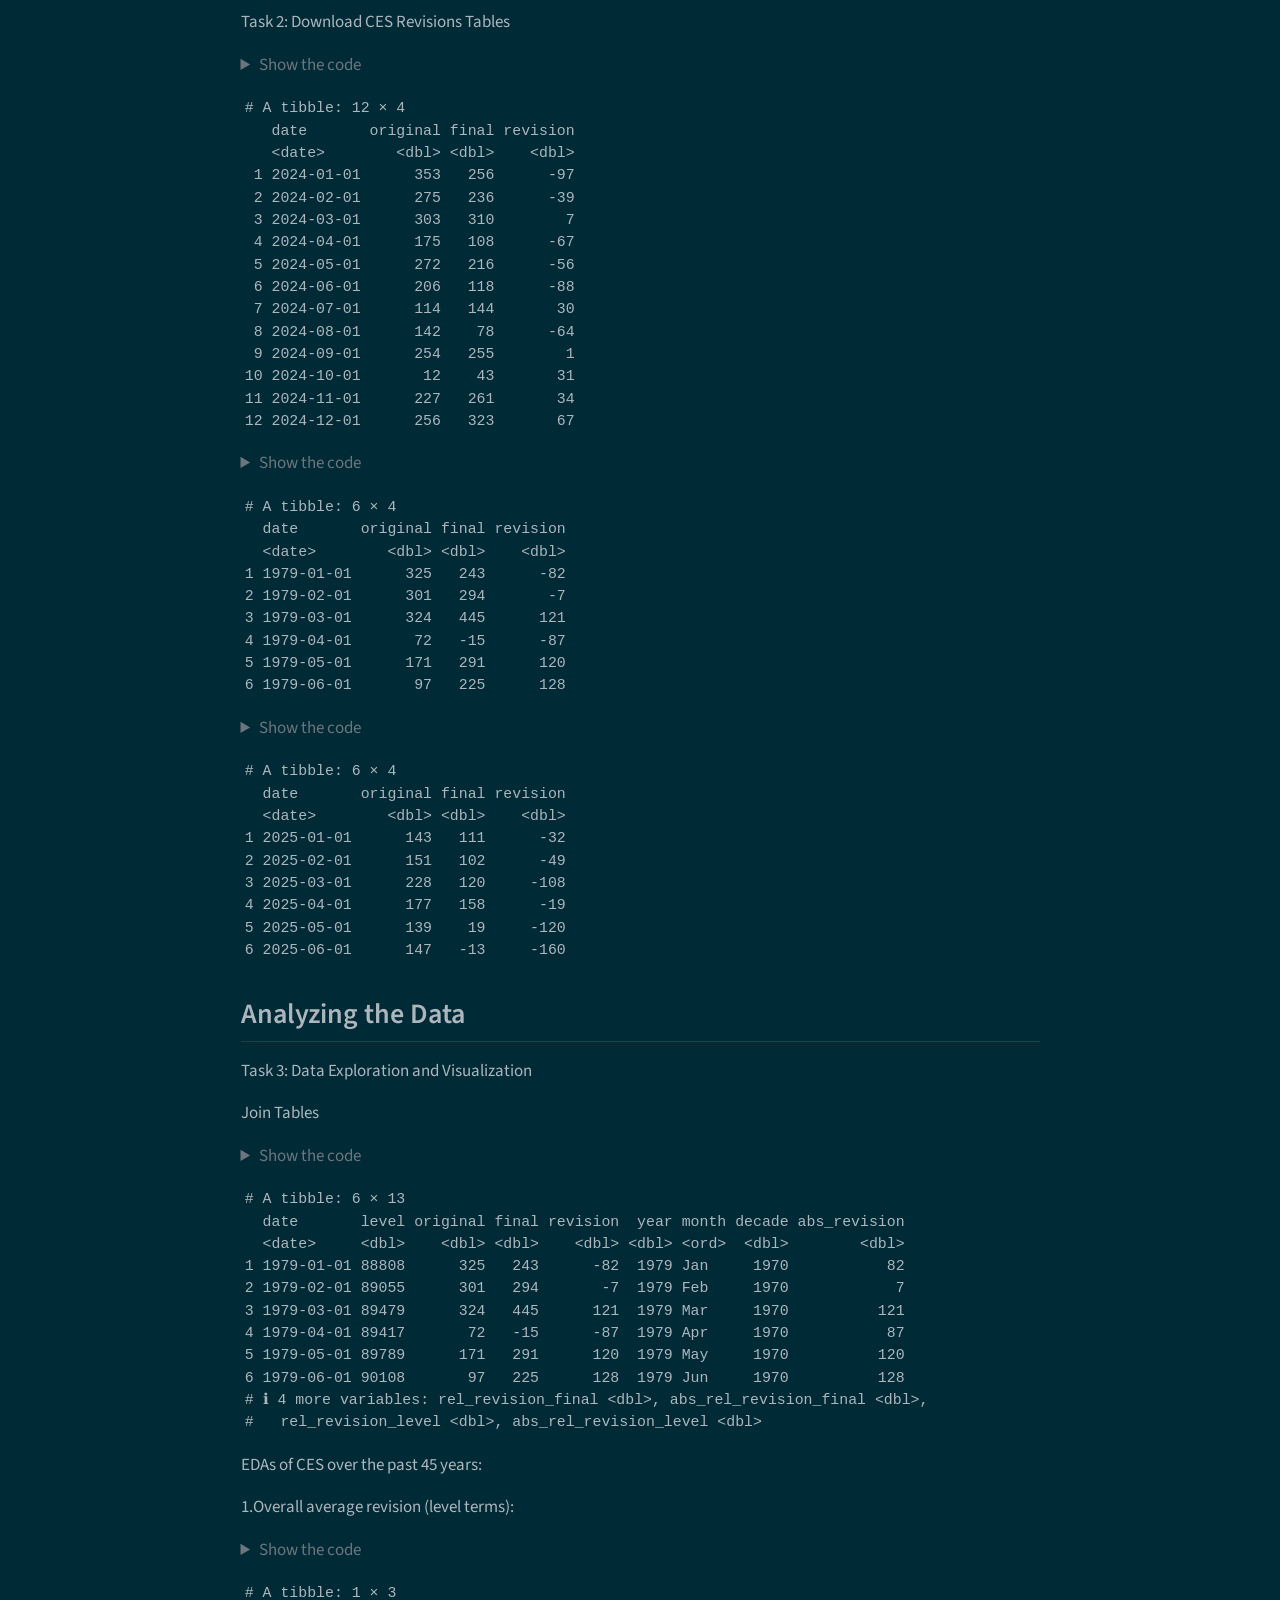
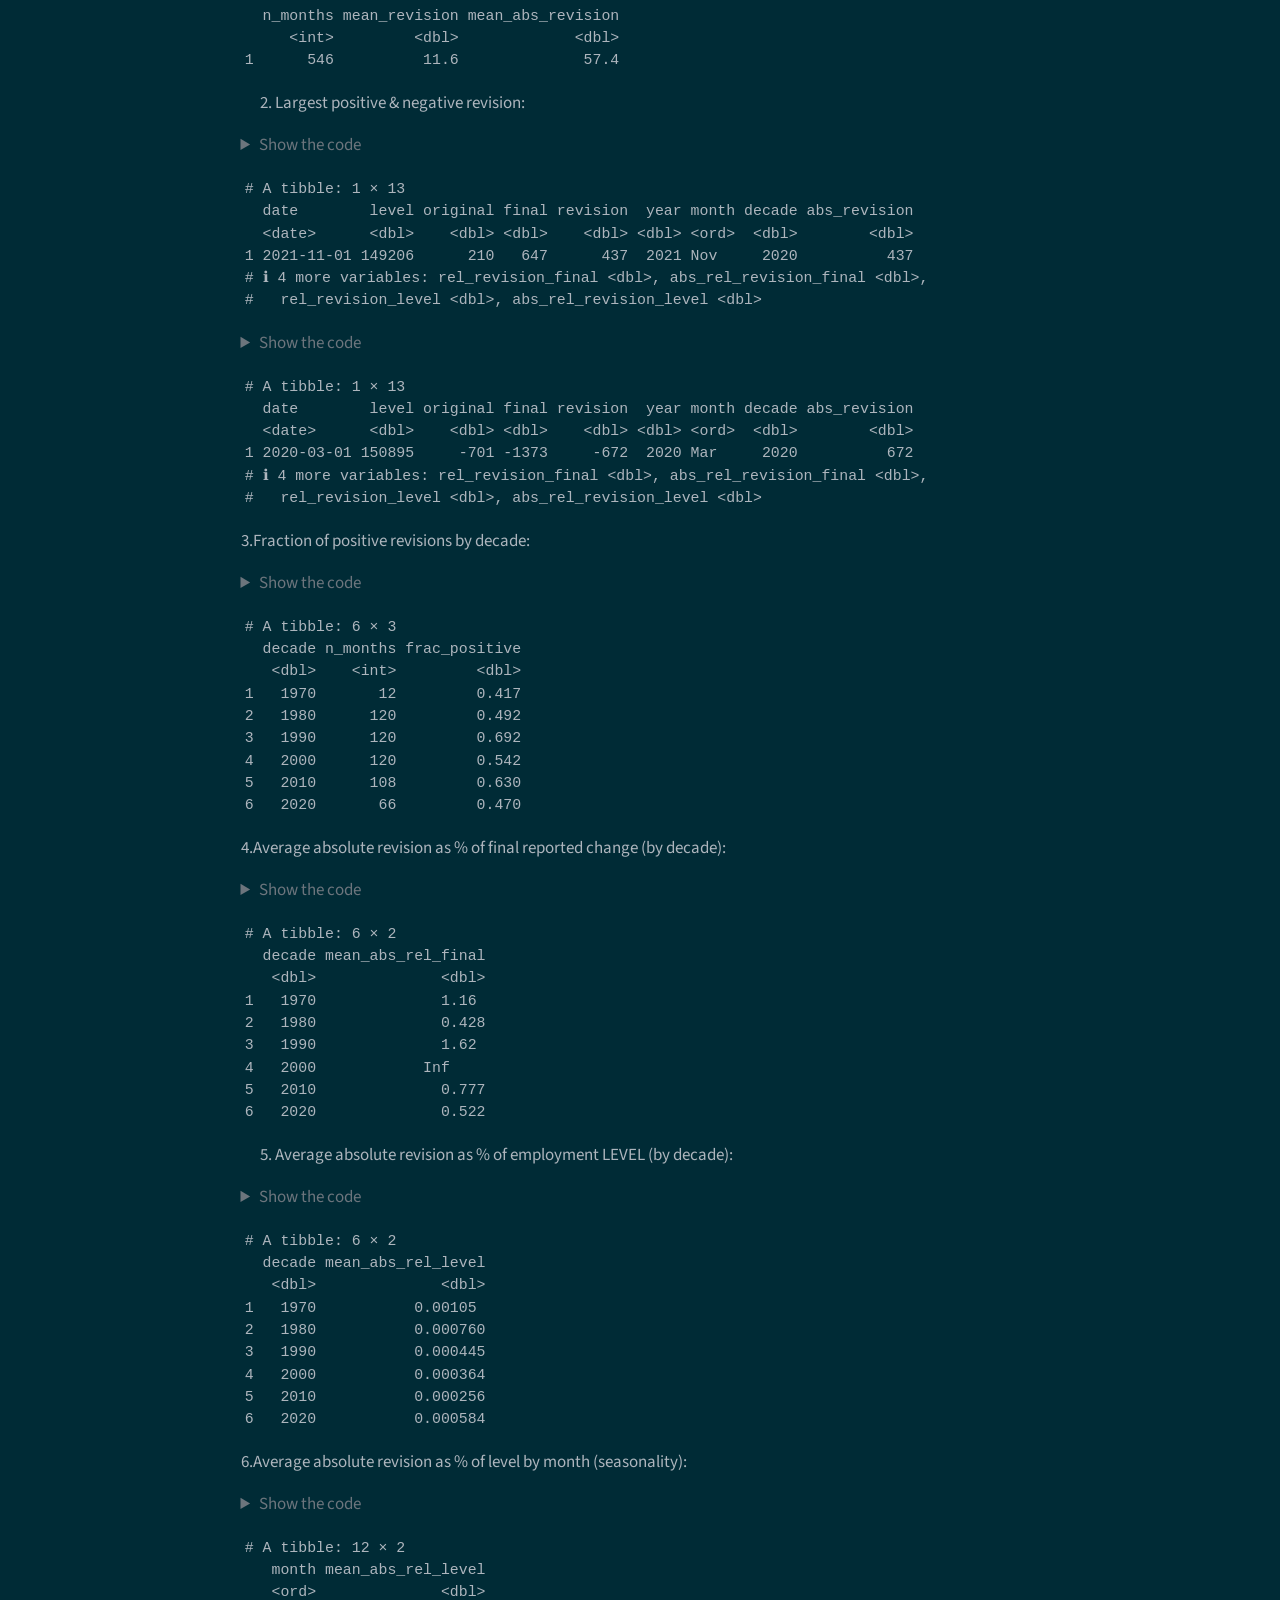
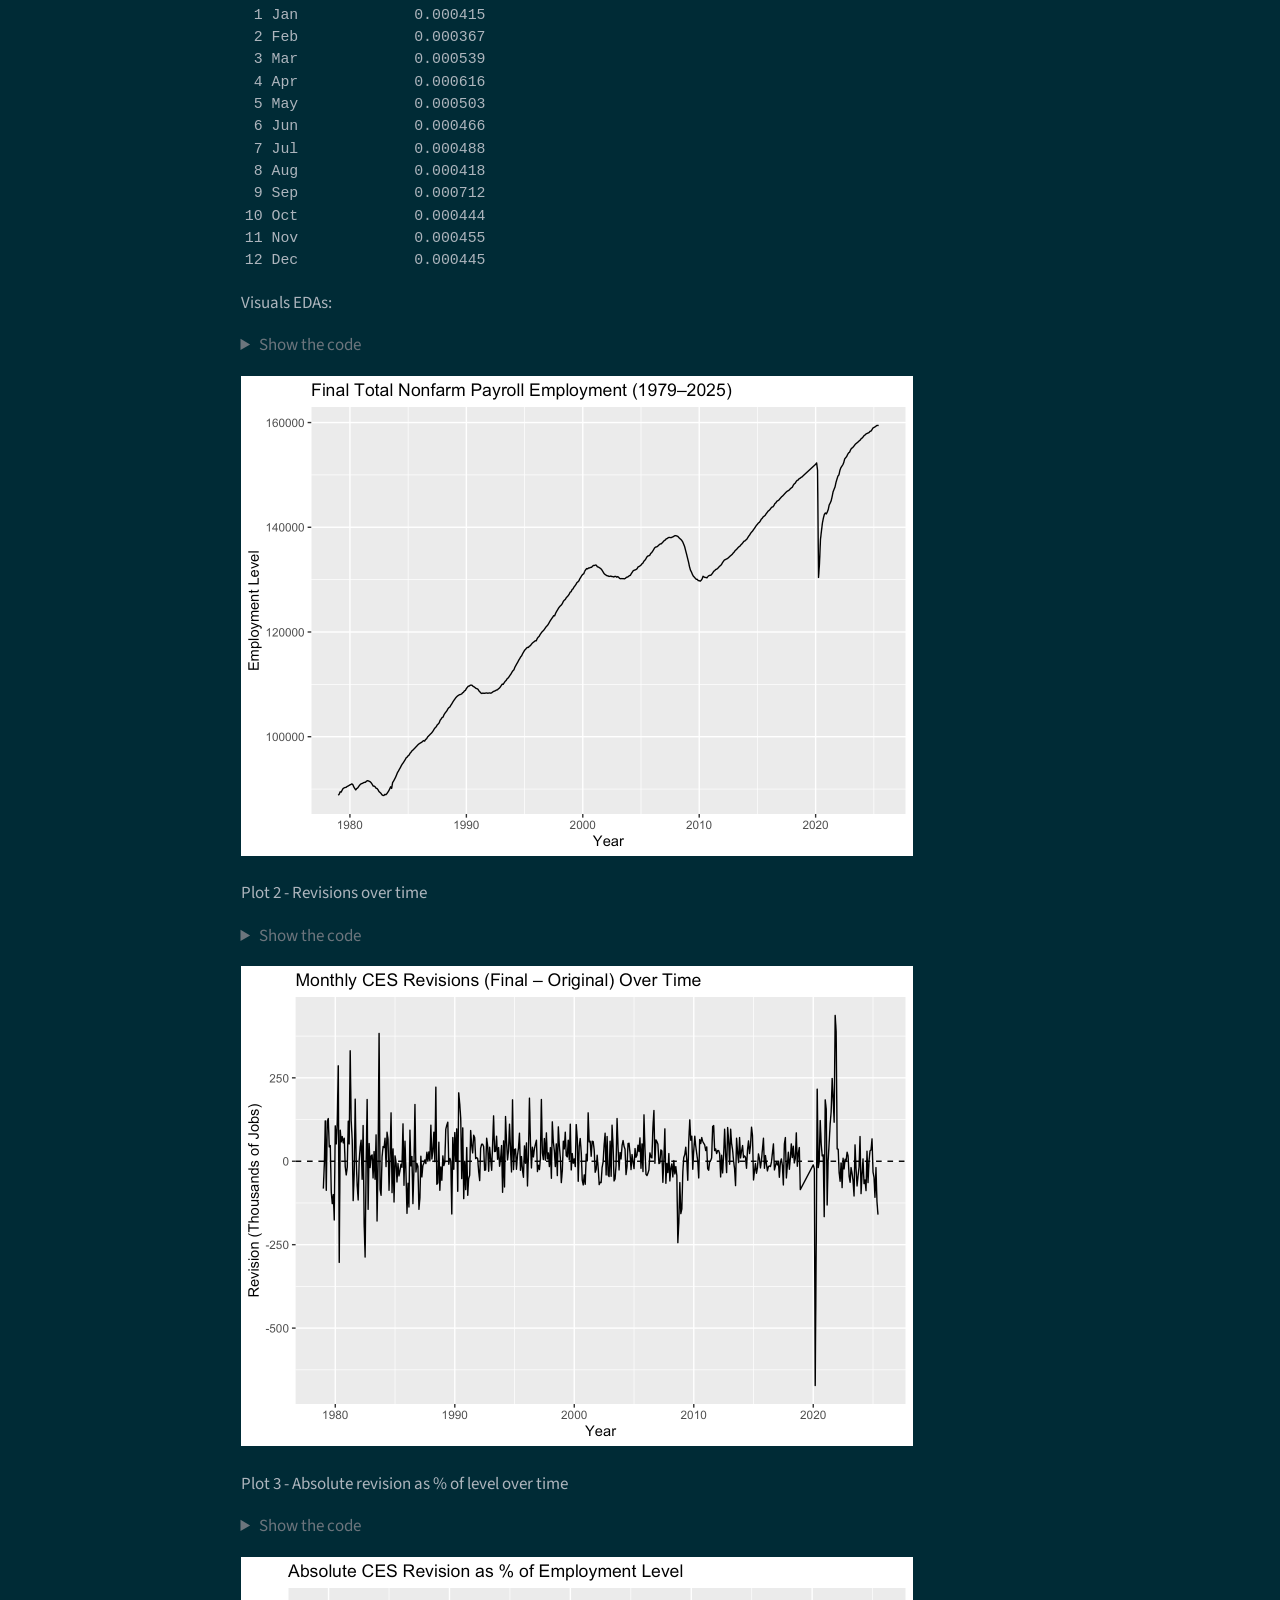
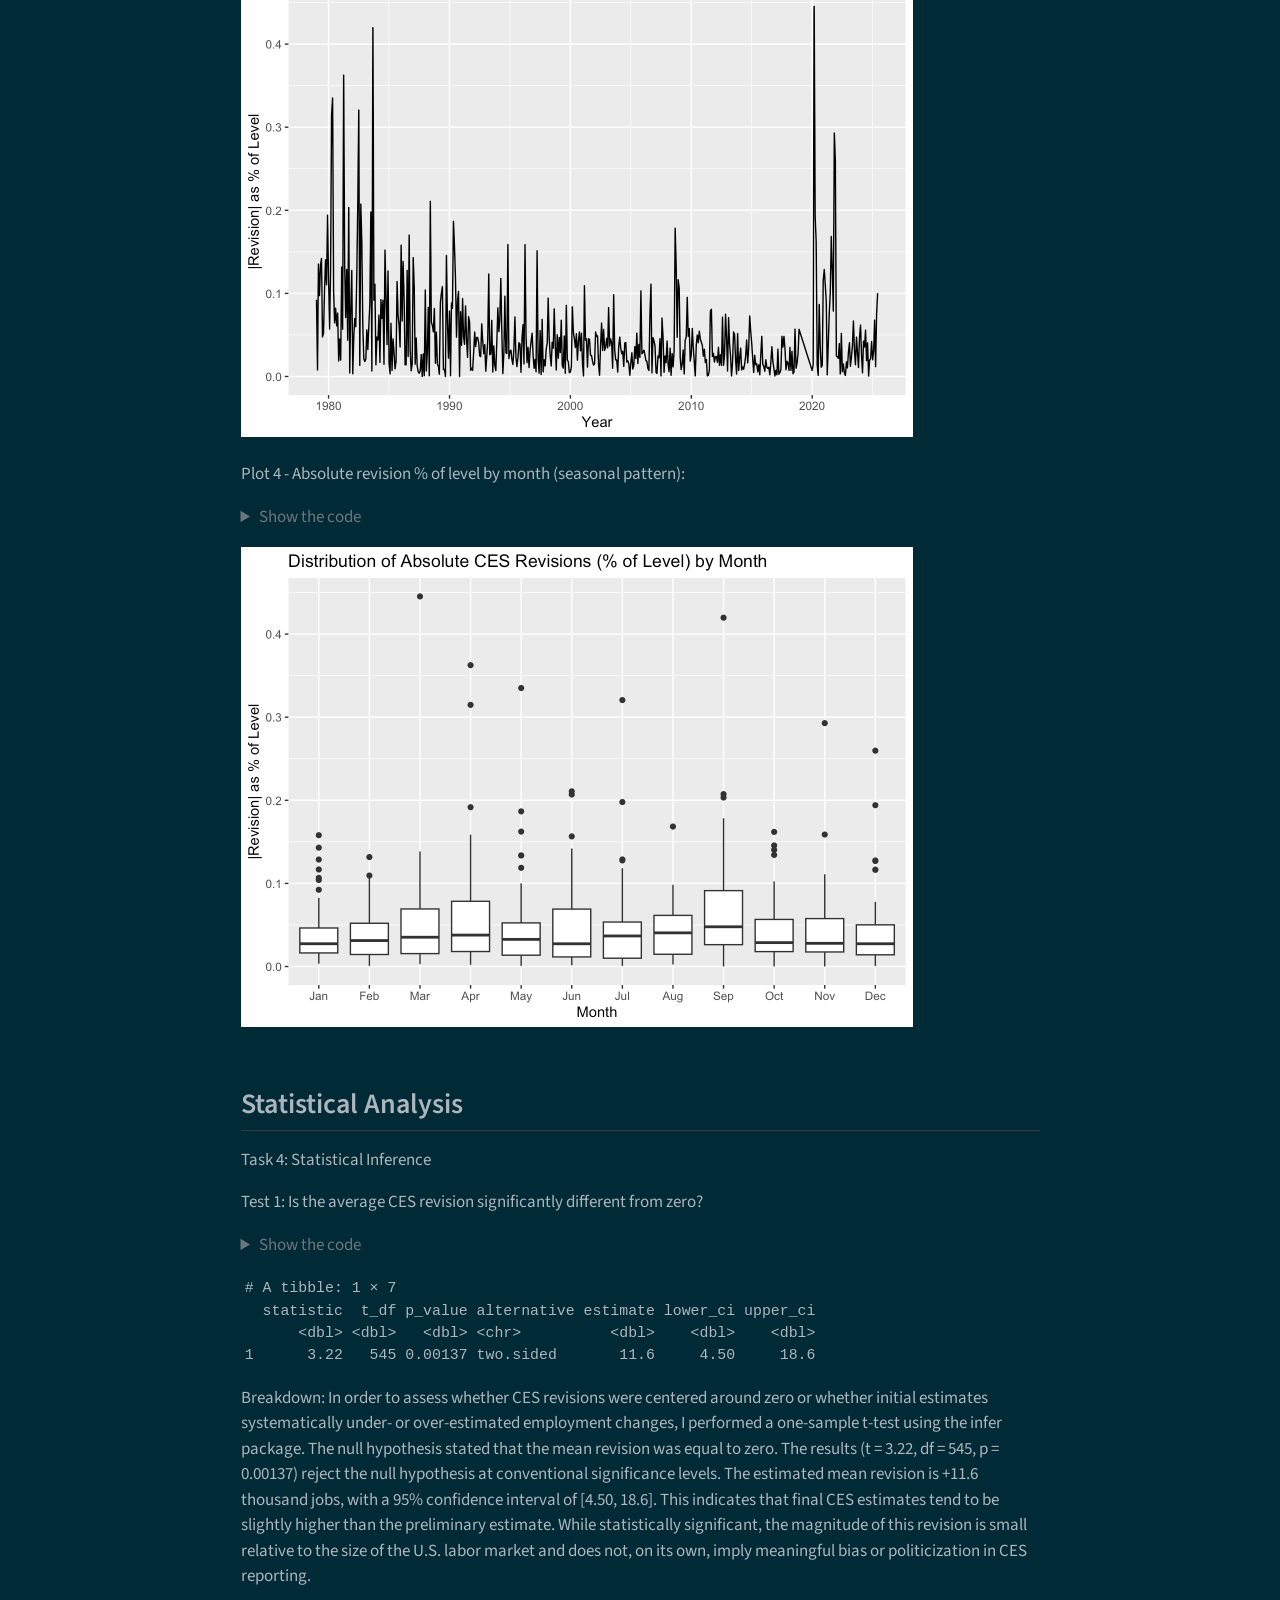
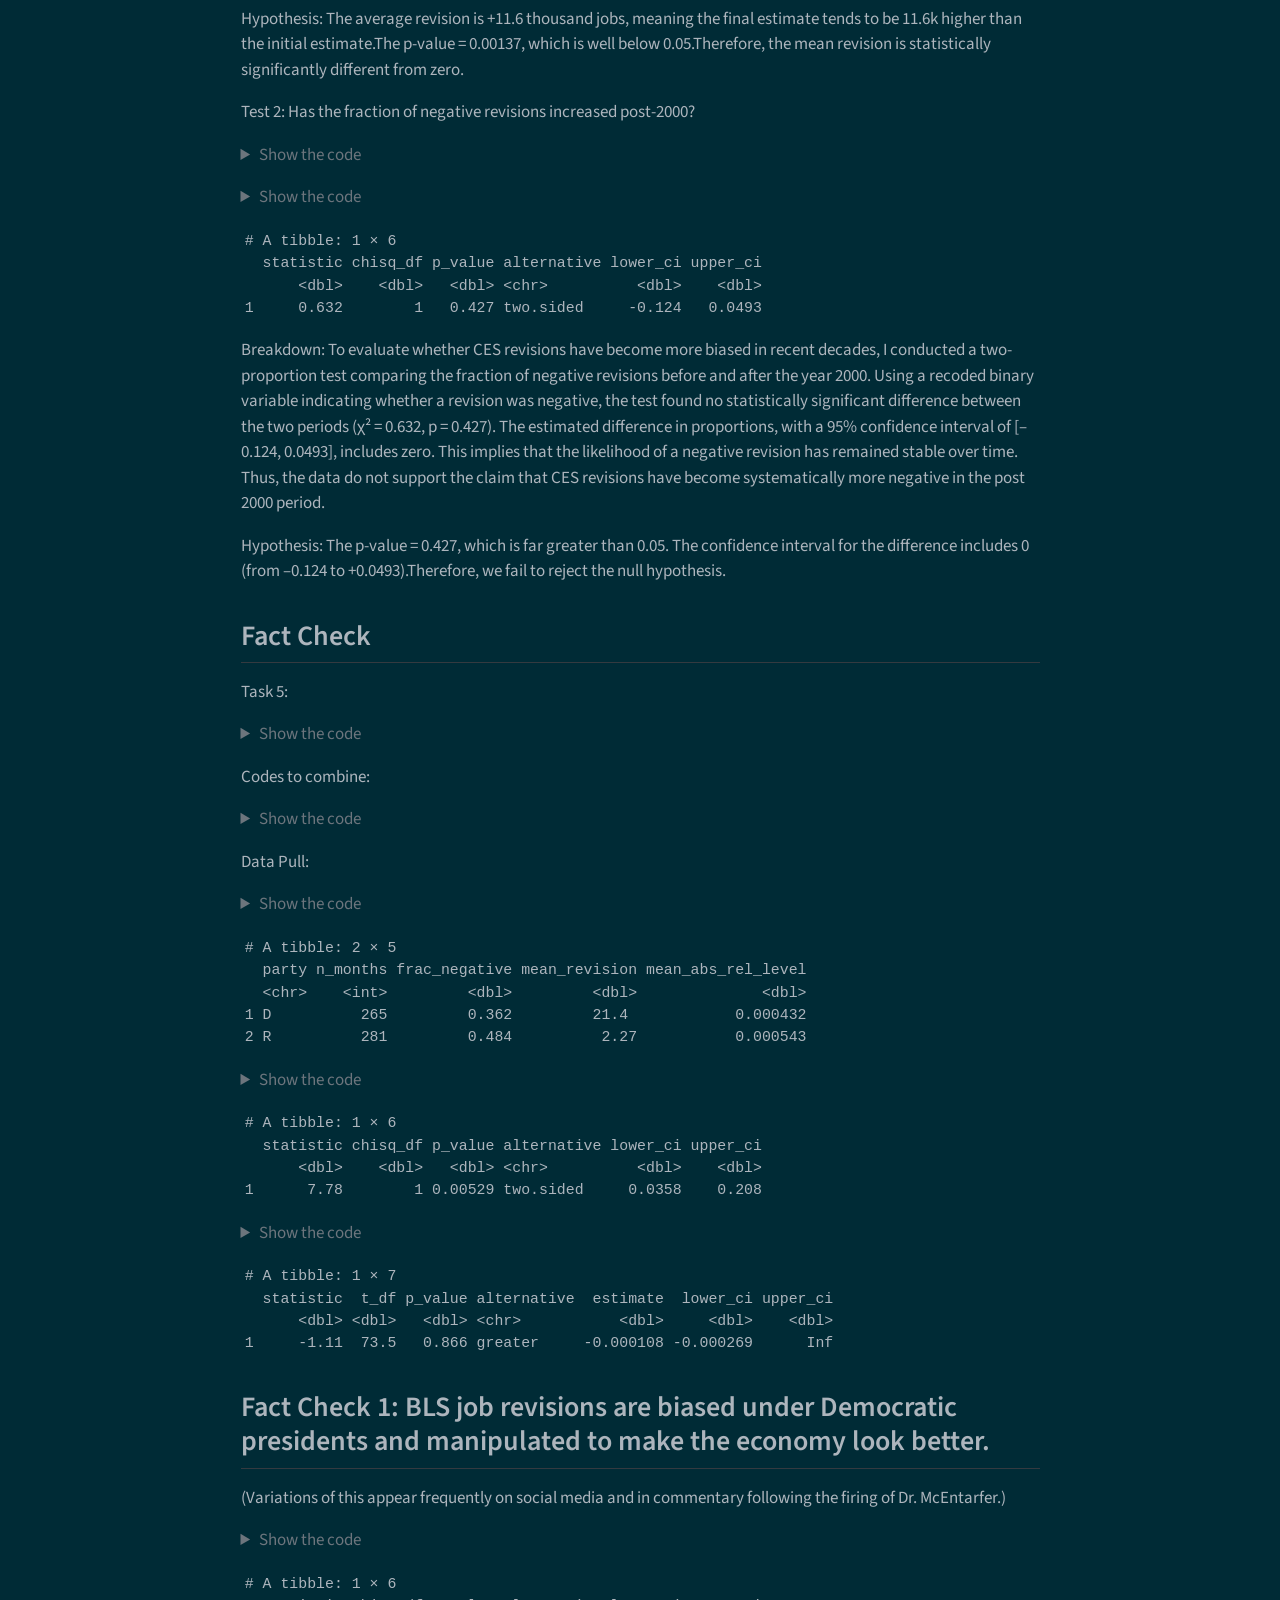
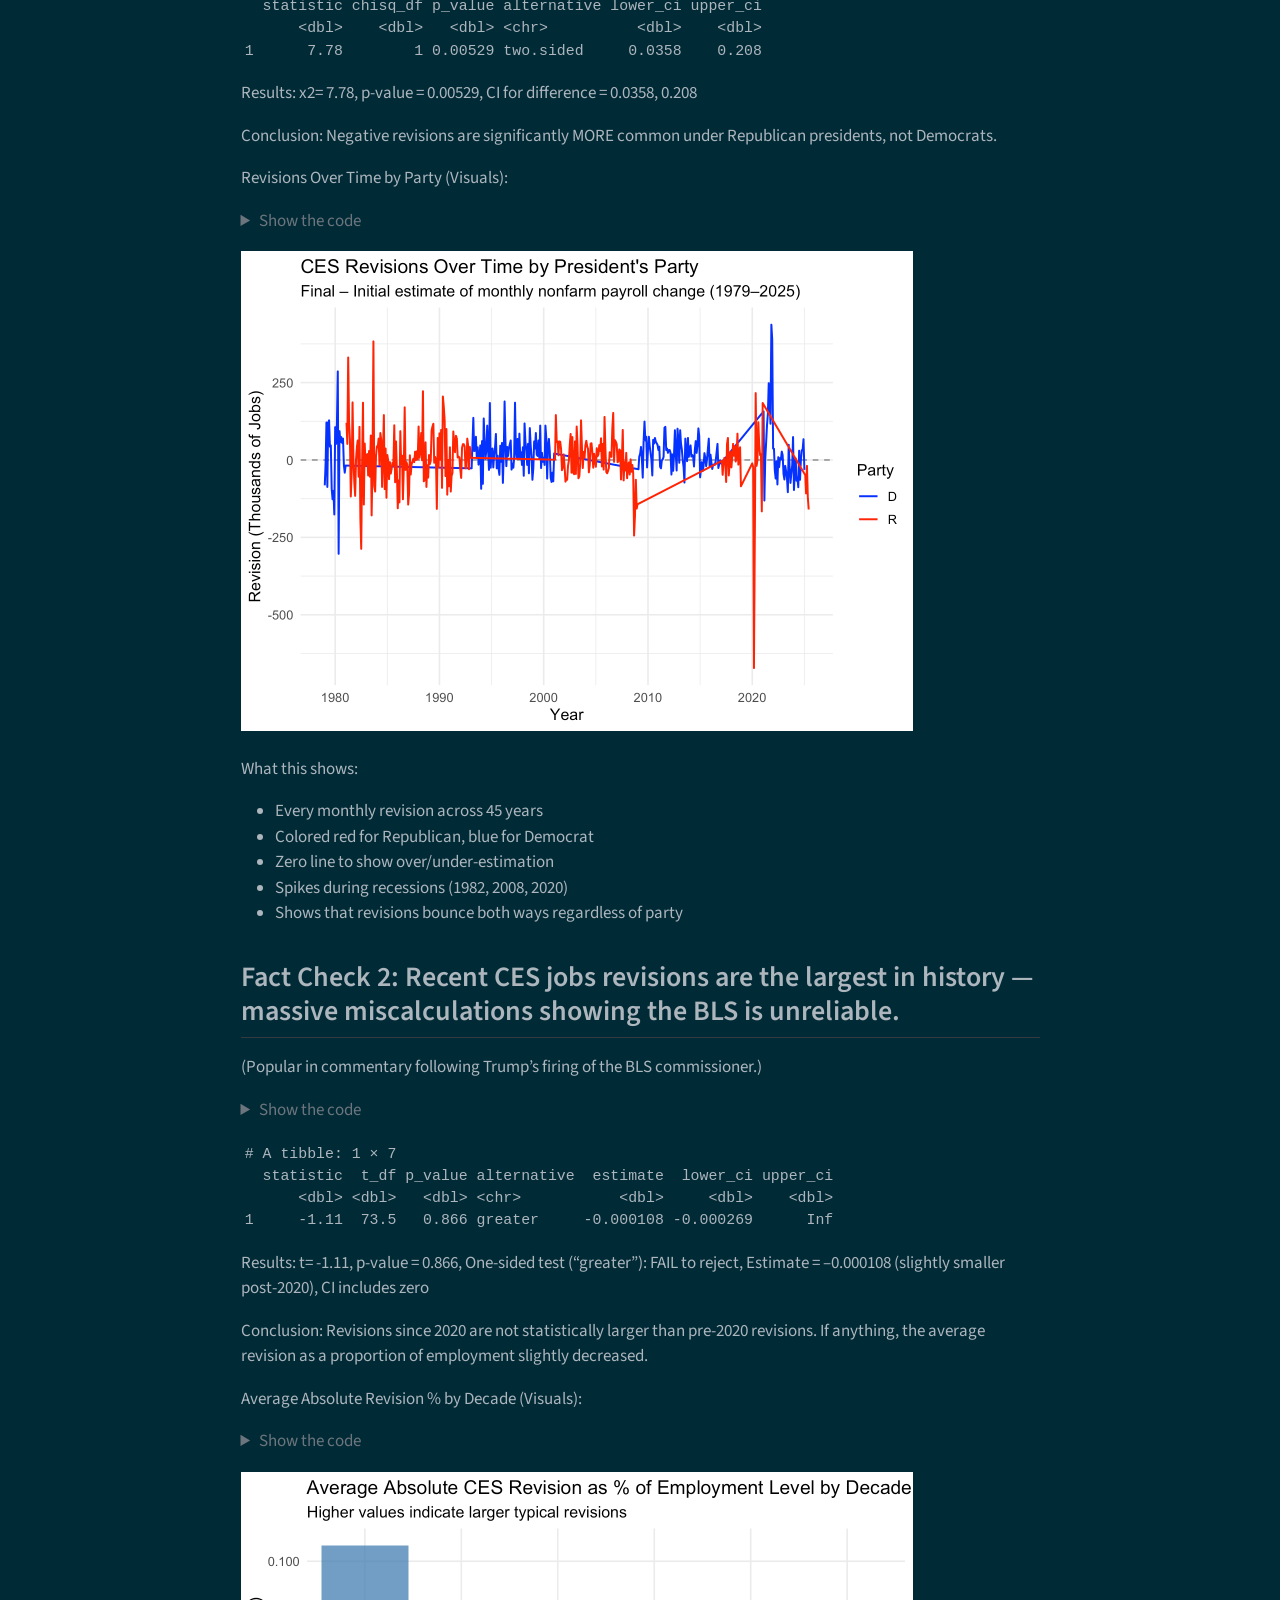
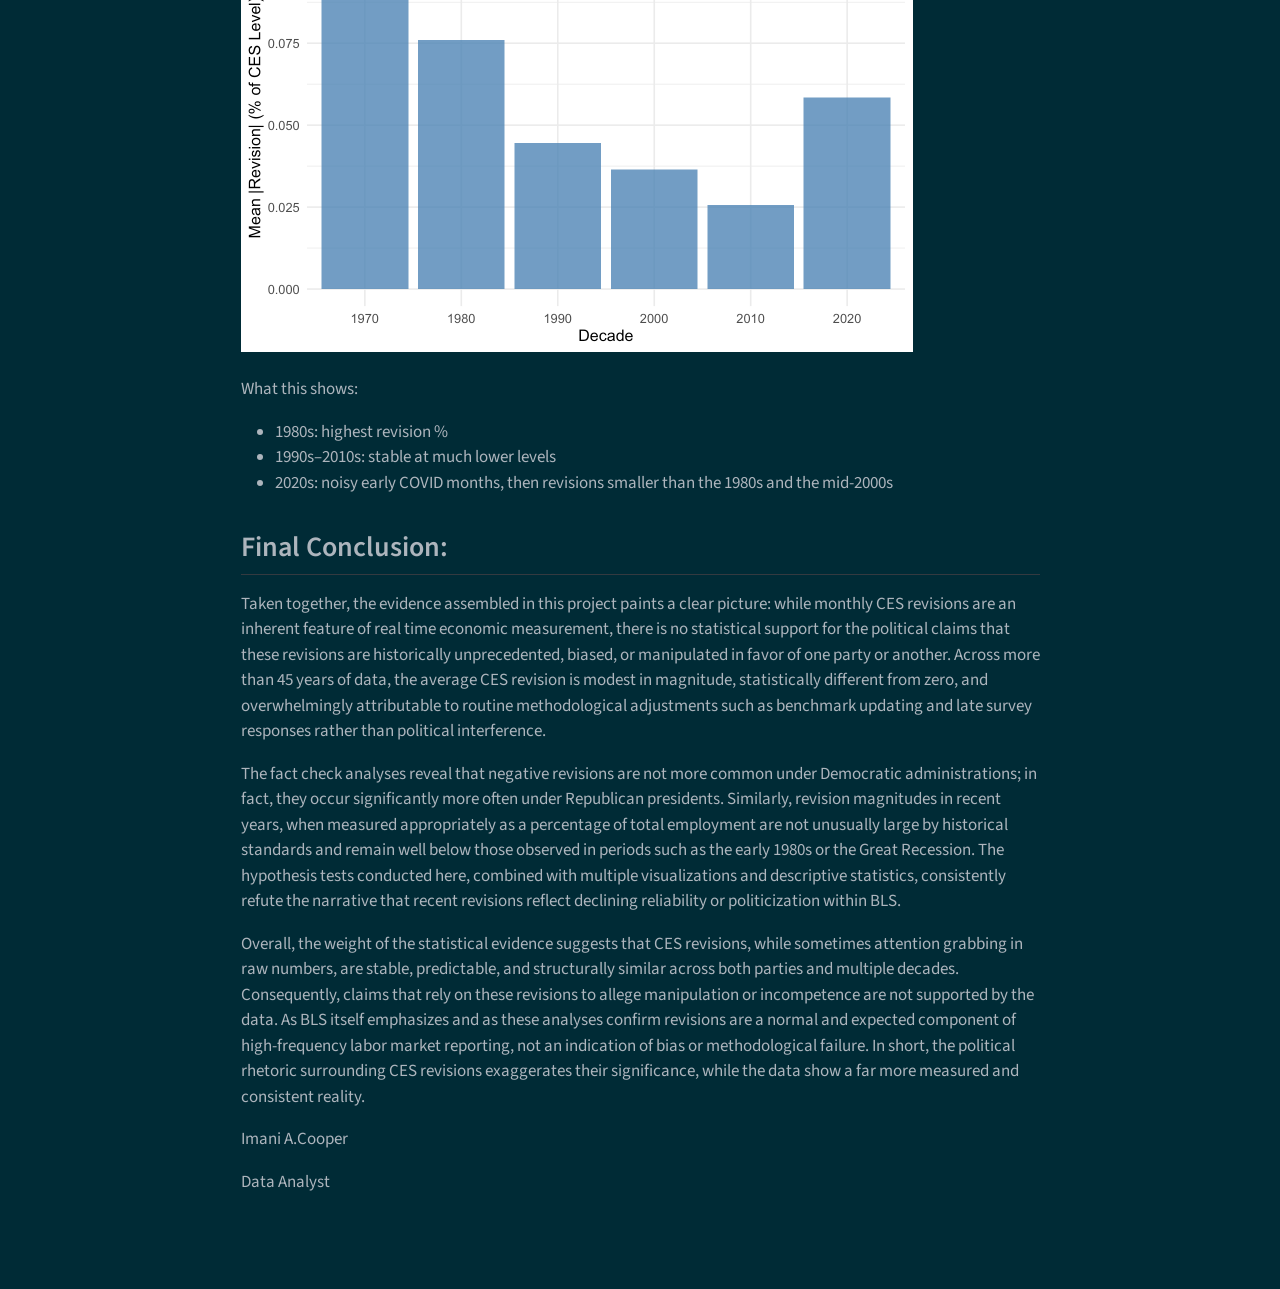
<file: docs/mp04.html>
<!DOCTYPE html>
<html xmlns="http://www.w3.org/1999/xhtml" lang="en" xml:lang="en"><head>

<meta charset="utf-8">
<meta name="generator" content="quarto-1.8.24">

<meta name="viewport" content="width=device-width, initial-scale=1.0, user-scalable=yes">


<title>Jobs, Politics, and Reality: Fact-Checking Claims About CES Revisions – STA 9750 Submission Material</title>
<style>
code{white-space: pre-wrap;}
span.smallcaps{font-variant: small-caps;}
div.columns{display: flex; gap: min(4vw, 1.5em);}
div.column{flex: auto; overflow-x: auto;}
div.hanging-indent{margin-left: 1.5em; text-indent: -1.5em;}
ul.task-list{list-style: none;}
ul.task-list li input[type="checkbox"] {
  width: 0.8em;
  margin: 0 0.8em 0.2em -1em; /* quarto-specific, see https://github.com/quarto-dev/quarto-cli/issues/4556 */ 
  vertical-align: middle;
}
/* CSS for syntax highlighting */
html { -webkit-text-size-adjust: 100%; }
pre > code.sourceCode { white-space: pre; position: relative; }
pre > code.sourceCode > span { display: inline-block; line-height: 1.25; }
pre > code.sourceCode > span:empty { height: 1.2em; }
.sourceCode { overflow: visible; }
code.sourceCode > span { color: inherit; text-decoration: inherit; }
div.sourceCode { margin: 1em 0; }
pre.sourceCode { margin: 0; }
@media screen {
div.sourceCode { overflow: auto; }
}
@media print {
pre > code.sourceCode { white-space: pre-wrap; }
pre > code.sourceCode > span { text-indent: -5em; padding-left: 5em; }
}
pre.numberSource code
  { counter-reset: source-line 0; }
pre.numberSource code > span
  { position: relative; left: -4em; counter-increment: source-line; }
pre.numberSource code > span > a:first-child::before
  { content: counter(source-line);
    position: relative; left: -1em; text-align: right; vertical-align: baseline;
    border: none; display: inline-block;
    -webkit-touch-callout: none; -webkit-user-select: none;
    -khtml-user-select: none; -moz-user-select: none;
    -ms-user-select: none; user-select: none;
    padding: 0 4px; width: 4em;
  }
pre.numberSource { margin-left: 3em;  padding-left: 4px; }
div.sourceCode
  {   }
@media screen {
pre > code.sourceCode > span > a:first-child::before { text-decoration: underline; }
}
</style>


<script src="site_libs/quarto-nav/quarto-nav.js"></script>
<script src="site_libs/quarto-nav/headroom.min.js"></script>
<script src="site_libs/clipboard/clipboard.min.js"></script>
<script src="site_libs/quarto-search/autocomplete.umd.js"></script>
<script src="site_libs/quarto-search/fuse.min.js"></script>
<script src="site_libs/quarto-search/quarto-search.js"></script>
<meta name="quarto:offset" content="./">
<script src="site_libs/quarto-html/quarto.js" type="module"></script>
<script src="site_libs/quarto-html/tabsets/tabsets.js" type="module"></script>
<script src="site_libs/quarto-html/axe/axe-check.js" type="module"></script>
<script src="site_libs/quarto-html/popper.min.js"></script>
<script src="site_libs/quarto-html/tippy.umd.min.js"></script>
<script src="site_libs/quarto-html/anchor.min.js"></script>
<link href="site_libs/quarto-html/tippy.css" rel="stylesheet">
<link href="site_libs/quarto-html/quarto-syntax-highlighting-dark-b651517ce65839d647a86e2780455cfb.css" rel="stylesheet" id="quarto-text-highlighting-styles">
<script src="site_libs/bootstrap/bootstrap.min.js"></script>
<link href="site_libs/bootstrap/bootstrap-icons.css" rel="stylesheet">
<link href="site_libs/bootstrap/bootstrap-060a542c1e51856523ae247b5333c03b.min.css" rel="stylesheet" append-hash="true" id="quarto-bootstrap" data-mode="dark">
<script id="quarto-search-options" type="application/json">{
  "location": "navbar",
  "copy-button": false,
  "collapse-after": 3,
  "panel-placement": "end",
  "type": "overlay",
  "limit": 50,
  "keyboard-shortcut": [
    "f",
    "/",
    "s"
  ],
  "show-item-context": false,
  "language": {
    "search-no-results-text": "No results",
    "search-matching-documents-text": "matching documents",
    "search-copy-link-title": "Copy link to search",
    "search-hide-matches-text": "Hide additional matches",
    "search-more-match-text": "more match in this document",
    "search-more-matches-text": "more matches in this document",
    "search-clear-button-title": "Clear",
    "search-text-placeholder": "",
    "search-detached-cancel-button-title": "Cancel",
    "search-submit-button-title": "Submit",
    "search-label": "Search"
  }
}</script>


</head>

<body class="nav-fixed fullcontent quarto-light">

<div id="quarto-search-results"></div>
  <header id="quarto-header" class="headroom fixed-top">
    <nav class="navbar navbar-expand-lg " data-bs-theme="dark">
      <div class="navbar-container container-fluid">
      <div class="navbar-brand-container mx-auto">
    <a href="./index.html" class="navbar-brand navbar-brand-logo">
    </a>
    <a class="navbar-brand" href="./index.html">
    <span class="navbar-title">STA 9750 Submission Material</span>
    </a>
  </div>
        <div class="quarto-navbar-tools tools-end">
</div>
      </div> <!-- /container-fluid -->
    </nav>
</header>
<!-- content -->
<div id="quarto-content" class="quarto-container page-columns page-rows-contents page-layout-article page-navbar">
<!-- sidebar -->
<!-- margin-sidebar -->
    
<!-- main -->
<main class="content" id="quarto-document-content">

<header id="title-block-header" class="quarto-title-block default">
<div class="quarto-title">
<h1 class="title">Jobs, Politics, and Reality: Fact-Checking Claims About CES Revisions</h1>
</div>



<div class="quarto-title-meta">

    
  
    
  </div>
  


</header>


<section id="table-of-contents" class="level2">
<h2 class="anchored" data-anchor-id="table-of-contents">Table of Contents</h2>
<ol type="1">
<li><a href="#steps-taken-data-acquisition">Steps Taken: Data Acquisition</a></li>
<li><a href="#analyzing-the-data">Analyzing the Data</a></li>
<li><a href="#statistical-analysis">Statistical Analysis</a></li>
<li><a href="#fact-check">Fact Check</a></li>
<li><a href="#final-conclusion">Final Conclusion</a></li>
</ol>
</section>
<section id="steps-taken-data-acquisition" class="level2">
<h2 class="anchored" data-anchor-id="steps-taken-data-acquisition">Steps Taken: Data Acquisition</h2>
<p>To get our data, we performed some steps:</p>
<p>Task 1: Download CES Total Nonfarm Payroll</p>
<div class="cell">
<details class="code-fold">
<summary>Show the code</summary>
<div class="code-copy-outer-scaffold"><div class="sourceCode cell-code" id="cb1"><pre class="sourceCode r code-with-copy"><code class="sourceCode r"><span id="cb1-1"><a href="#cb1-1" aria-hidden="true" tabindex="-1"></a><span class="fu">library</span>(httr2)</span>
<span id="cb1-2"><a href="#cb1-2" aria-hidden="true" tabindex="-1"></a><span class="fu">library</span>(rvest)</span>
<span id="cb1-3"><a href="#cb1-3" aria-hidden="true" tabindex="-1"></a><span class="fu">library</span>(dplyr)</span>
<span id="cb1-4"><a href="#cb1-4" aria-hidden="true" tabindex="-1"></a><span class="fu">library</span>(tidyr)</span>
<span id="cb1-5"><a href="#cb1-5" aria-hidden="true" tabindex="-1"></a><span class="fu">library</span>(stringr)</span>
<span id="cb1-6"><a href="#cb1-6" aria-hidden="true" tabindex="-1"></a><span class="fu">library</span>(lubridate)</span></code></pre></div><button title="Copy to Clipboard" class="code-copy-button"><i class="bi"></i></button></div>
</details>
</div>
<div class="cell">
<details class="code-fold">
<summary>Show the code</summary>
<div class="code-copy-outer-scaffold"><div class="sourceCode cell-code" id="cb2"><pre class="sourceCode r code-with-copy"><code class="sourceCode r"><span id="cb2-1"><a href="#cb2-1" aria-hidden="true" tabindex="-1"></a>ces_req <span class="ot">&lt;-</span> <span class="fu">request</span>(<span class="st">"https://data.bls.gov/pdq/SurveyOutputServlet"</span>) <span class="sc">|&gt;</span></span>
<span id="cb2-2"><a href="#cb2-2" aria-hidden="true" tabindex="-1"></a>  <span class="fu">req_method</span>(<span class="st">"POST"</span>) <span class="sc">|&gt;</span></span>
<span id="cb2-3"><a href="#cb2-3" aria-hidden="true" tabindex="-1"></a>  <span class="fu">req_body_form</span>(</span>
<span id="cb2-4"><a href="#cb2-4" aria-hidden="true" tabindex="-1"></a>    <span class="at">request_action    =</span> <span class="st">"get_data"</span>,</span>
<span id="cb2-5"><a href="#cb2-5" aria-hidden="true" tabindex="-1"></a>    <span class="at">reformat          =</span> <span class="st">"true"</span>,</span>
<span id="cb2-6"><a href="#cb2-6" aria-hidden="true" tabindex="-1"></a>    <span class="at">from_results_page =</span> <span class="st">"true"</span>,</span>
<span id="cb2-7"><a href="#cb2-7" aria-hidden="true" tabindex="-1"></a>    <span class="at">from_year         =</span> <span class="st">"1979"</span>,</span>
<span id="cb2-8"><a href="#cb2-8" aria-hidden="true" tabindex="-1"></a>    <span class="at">to_year           =</span> <span class="st">"2025"</span>,</span>
<span id="cb2-9"><a href="#cb2-9" aria-hidden="true" tabindex="-1"></a>    <span class="at">Go.x              =</span> <span class="st">"11"</span>,</span>
<span id="cb2-10"><a href="#cb2-10" aria-hidden="true" tabindex="-1"></a>    <span class="at">Go.y              =</span> <span class="st">"9"</span>,</span>
<span id="cb2-11"><a href="#cb2-11" aria-hidden="true" tabindex="-1"></a>    <span class="at">initial_request   =</span> <span class="st">"false"</span>,</span>
<span id="cb2-12"><a href="#cb2-12" aria-hidden="true" tabindex="-1"></a>    <span class="at">data_tool         =</span> <span class="st">"surveymost"</span>,</span>
<span id="cb2-13"><a href="#cb2-13" aria-hidden="true" tabindex="-1"></a>    <span class="at">series_id         =</span> <span class="st">"CES0000000001"</span>,</span>
<span id="cb2-14"><a href="#cb2-14" aria-hidden="true" tabindex="-1"></a>    <span class="at">years_option      =</span> <span class="st">"specific_years"</span></span>
<span id="cb2-15"><a href="#cb2-15" aria-hidden="true" tabindex="-1"></a>  )</span>
<span id="cb2-16"><a href="#cb2-16" aria-hidden="true" tabindex="-1"></a></span>
<span id="cb2-17"><a href="#cb2-17" aria-hidden="true" tabindex="-1"></a>ces_resp <span class="ot">&lt;-</span> ces_req <span class="sc">|&gt;</span> <span class="fu">req_perform</span>()</span>
<span id="cb2-18"><a href="#cb2-18" aria-hidden="true" tabindex="-1"></a></span>
<span id="cb2-19"><a href="#cb2-19" aria-hidden="true" tabindex="-1"></a></span>
<span id="cb2-20"><a href="#cb2-20" aria-hidden="true" tabindex="-1"></a><span class="fu">print</span>(<span class="fu">resp_status</span>(ces_resp))</span></code></pre></div><button title="Copy to Clipboard" class="code-copy-button"><i class="bi"></i></button></div>
</details>
<div class="cell-output cell-output-stdout">
<pre><code>[1] 200</code></pre>
</div>
<details class="code-fold">
<summary>Show the code</summary>
<div class="code-copy-outer-scaffold"><div class="sourceCode cell-code" id="cb4"><pre class="sourceCode r code-with-copy"><code class="sourceCode r"><span id="cb4-1"><a href="#cb4-1" aria-hidden="true" tabindex="-1"></a>ces_html <span class="ot">&lt;-</span> ces_resp <span class="sc">|&gt;</span> <span class="fu">resp_body_html</span>()</span>
<span id="cb4-2"><a href="#cb4-2" aria-hidden="true" tabindex="-1"></a></span>
<span id="cb4-3"><a href="#cb4-3" aria-hidden="true" tabindex="-1"></a>raw_tables <span class="ot">&lt;-</span> ces_html <span class="sc">|&gt;</span> <span class="fu">html_elements</span>(<span class="st">"table"</span>) <span class="sc">|&gt;</span> </span>
<span id="cb4-4"><a href="#cb4-4" aria-hidden="true" tabindex="-1"></a>  <span class="fu">lapply</span>(html_table, <span class="at">fill =</span> <span class="cn">TRUE</span>)</span>
<span id="cb4-5"><a href="#cb4-5" aria-hidden="true" tabindex="-1"></a></span>
<span id="cb4-6"><a href="#cb4-6" aria-hidden="true" tabindex="-1"></a><span class="fu">length</span>(raw_tables)</span></code></pre></div><button title="Copy to Clipboard" class="code-copy-button"><i class="bi"></i></button></div>
</details>
<div class="cell-output cell-output-stdout">
<pre><code>[1] 2</code></pre>
</div>
<details class="code-fold">
<summary>Show the code</summary>
<div class="code-copy-outer-scaffold"><div class="sourceCode cell-code" id="cb6"><pre class="sourceCode r code-with-copy"><code class="sourceCode r"><span id="cb6-1"><a href="#cb6-1" aria-hidden="true" tabindex="-1"></a>table_index <span class="ot">&lt;-</span> <span class="fu">which</span>(</span>
<span id="cb6-2"><a href="#cb6-2" aria-hidden="true" tabindex="-1"></a>  <span class="fu">vapply</span>(</span>
<span id="cb6-3"><a href="#cb6-3" aria-hidden="true" tabindex="-1"></a>    raw_tables,</span>
<span id="cb6-4"><a href="#cb6-4" aria-hidden="true" tabindex="-1"></a>    <span class="cf">function</span>(df) <span class="fu">any</span>(<span class="fu">grepl</span>(<span class="st">"Year"</span>, <span class="fu">names</span>(df), <span class="at">ignore.case =</span> <span class="cn">TRUE</span>)),</span>
<span id="cb6-5"><a href="#cb6-5" aria-hidden="true" tabindex="-1"></a>    <span class="fu">logical</span>(<span class="dv">1</span>)</span>
<span id="cb6-6"><a href="#cb6-6" aria-hidden="true" tabindex="-1"></a>  )</span>
<span id="cb6-7"><a href="#cb6-7" aria-hidden="true" tabindex="-1"></a>)[<span class="dv">1</span>]</span>
<span id="cb6-8"><a href="#cb6-8" aria-hidden="true" tabindex="-1"></a></span>
<span id="cb6-9"><a href="#cb6-9" aria-hidden="true" tabindex="-1"></a><span class="cf">if</span> (<span class="fu">is.na</span>(table_index)) {</span>
<span id="cb6-10"><a href="#cb6-10" aria-hidden="true" tabindex="-1"></a>  <span class="fu">stop</span>(<span class="st">"Could not find a table with a 'Year' column. Inspect `raw_tables` manually."</span>)</span>
<span id="cb6-11"><a href="#cb6-11" aria-hidden="true" tabindex="-1"></a>}</span>
<span id="cb6-12"><a href="#cb6-12" aria-hidden="true" tabindex="-1"></a></span>
<span id="cb6-13"><a href="#cb6-13" aria-hidden="true" tabindex="-1"></a>ces_table <span class="ot">&lt;-</span> raw_tables[[table_index]] <span class="sc">|&gt;</span> <span class="fu">as_tibble</span>()</span>
<span id="cb6-14"><a href="#cb6-14" aria-hidden="true" tabindex="-1"></a></span>
<span id="cb6-15"><a href="#cb6-15" aria-hidden="true" tabindex="-1"></a><span class="fu">print</span>(<span class="fu">names</span>(ces_table))</span></code></pre></div><button title="Copy to Clipboard" class="code-copy-button"><i class="bi"></i></button></div>
</details>
<div class="cell-output cell-output-stdout">
<pre><code> [1] "Year" "Jan"  "Feb"  "Mar"  "Apr"  "May"  "Jun"  "Jul"  "Aug"  "Sep" 
[11] "Oct"  "Nov"  "Dec" </code></pre>
</div>
<details class="code-fold">
<summary>Show the code</summary>
<div class="code-copy-outer-scaffold"><div class="sourceCode cell-code" id="cb8"><pre class="sourceCode r code-with-copy"><code class="sourceCode r"><span id="cb8-1"><a href="#cb8-1" aria-hidden="true" tabindex="-1"></a><span class="fu">print</span>(<span class="fu">head</span>(ces_table, <span class="dv">10</span>))</span></code></pre></div><button title="Copy to Clipboard" class="code-copy-button"><i class="bi"></i></button></div>
</details>
<div class="cell-output cell-output-stdout">
<pre><code># A tibble: 10 × 13
   Year  Jan   Feb   Mar   Apr   May   Jun   Jul   Aug   Sep   Oct   Nov   Dec  
   &lt;chr&gt; &lt;chr&gt; &lt;chr&gt; &lt;chr&gt; &lt;chr&gt; &lt;chr&gt; &lt;chr&gt; &lt;chr&gt; &lt;chr&gt; &lt;chr&gt; &lt;chr&gt; &lt;chr&gt; &lt;chr&gt;
 1 1979  88808 89055 89479 89417 89789 90108 90217 90300 90327 90481 90573 90672
 2 1980  90800 90883 90994 90849 90420 90101 89840 90099 90213 90490 90747 90943
 3 1981  91033 91105 91210 91283 91296 91490 91601 91565 91477 91380 91171 90895
 4 1982  90565 90563 90434 90150 90107 89865 89521 89363 89183 88907 88786 88771
 5 1983  88990 88917 89090 89364 89644 90021 90437 90129 91247 91520 91875 92230
 6 1984  92673 93157 93429 93792 94098 94479 94789 95032 95344 95629 95982 96107
 7 1985  96372 96503 96842 97038 97312 97459 97648 97840 98045 98233 98443 98609
 8 1986  98732 98847 98934 99121 99248 99155 99473 99588 99934 1001… 1003… 1005…
 9 1987  1006… 1009… 1011… 1014… 1017… 1019… 1022… 1024… 1026… 1031… 1033… 1036…
10 1988  1037… 1042… 1044… 1047… 1049… 1053… 1055… 1056… 1060… 1062… 1066… 1068…</code></pre>
</div>
<details class="code-fold">
<summary>Show the code</summary>
<div class="code-copy-outer-scaffold"><div class="sourceCode cell-code" id="cb10"><pre class="sourceCode r code-with-copy"><code class="sourceCode r"><span id="cb10-1"><a href="#cb10-1" aria-hidden="true" tabindex="-1"></a>ces_long <span class="ot">&lt;-</span> ces_table <span class="sc">|&gt;</span></span>
<span id="cb10-2"><a href="#cb10-2" aria-hidden="true" tabindex="-1"></a>  </span>
<span id="cb10-3"><a href="#cb10-3" aria-hidden="true" tabindex="-1"></a>  <span class="fu">rename</span>(<span class="at">Year =</span> <span class="dv">1</span>) <span class="sc">|&gt;</span></span>
<span id="cb10-4"><a href="#cb10-4" aria-hidden="true" tabindex="-1"></a>  </span>
<span id="cb10-5"><a href="#cb10-5" aria-hidden="true" tabindex="-1"></a>  <span class="fu">mutate</span>(<span class="at">Year =</span> <span class="fu">as.character</span>(Year)) <span class="sc">|&gt;</span></span>
<span id="cb10-6"><a href="#cb10-6" aria-hidden="true" tabindex="-1"></a>  <span class="fu">filter</span>(<span class="fu">str_detect</span>(Year, <span class="st">"^[0-9]{4}$"</span>)) <span class="sc">|&gt;</span></span>
<span id="cb10-7"><a href="#cb10-7" aria-hidden="true" tabindex="-1"></a></span>
<span id="cb10-8"><a href="#cb10-8" aria-hidden="true" tabindex="-1"></a>  <span class="fu">select</span>(<span class="sc">-</span><span class="fu">matches</span>(<span class="st">"Annual"</span>, <span class="at">ignore.case =</span> <span class="cn">TRUE</span>)) <span class="sc">|&gt;</span></span>
<span id="cb10-9"><a href="#cb10-9" aria-hidden="true" tabindex="-1"></a>  </span>
<span id="cb10-10"><a href="#cb10-10" aria-hidden="true" tabindex="-1"></a>  <span class="fu">pivot_longer</span>(</span>
<span id="cb10-11"><a href="#cb10-11" aria-hidden="true" tabindex="-1"></a>    <span class="at">cols      =</span> <span class="sc">-</span>Year,</span>
<span id="cb10-12"><a href="#cb10-12" aria-hidden="true" tabindex="-1"></a>    <span class="at">names_to  =</span> <span class="st">"month_name"</span>,</span>
<span id="cb10-13"><a href="#cb10-13" aria-hidden="true" tabindex="-1"></a>    <span class="at">values_to =</span> <span class="st">"level"</span></span>
<span id="cb10-14"><a href="#cb10-14" aria-hidden="true" tabindex="-1"></a>  ) <span class="sc">|&gt;</span></span>
<span id="cb10-15"><a href="#cb10-15" aria-hidden="true" tabindex="-1"></a></span>
<span id="cb10-16"><a href="#cb10-16" aria-hidden="true" tabindex="-1"></a>  <span class="fu">filter</span>(<span class="fu">str_detect</span>(level, <span class="st">"[0-9]"</span>))</span>
<span id="cb10-17"><a href="#cb10-17" aria-hidden="true" tabindex="-1"></a></span>
<span id="cb10-18"><a href="#cb10-18" aria-hidden="true" tabindex="-1"></a>ces_clean <span class="ot">&lt;-</span> ces_long <span class="sc">|&gt;</span></span>
<span id="cb10-19"><a href="#cb10-19" aria-hidden="true" tabindex="-1"></a>  <span class="fu">mutate</span>(</span>
<span id="cb10-20"><a href="#cb10-20" aria-hidden="true" tabindex="-1"></a>    </span>
<span id="cb10-21"><a href="#cb10-21" aria-hidden="true" tabindex="-1"></a>    <span class="at">level =</span> <span class="fu">str_replace_all</span>(level, <span class="st">","</span>, <span class="st">""</span>),</span>
<span id="cb10-22"><a href="#cb10-22" aria-hidden="true" tabindex="-1"></a>    <span class="at">level =</span> <span class="fu">as.numeric</span>(level),</span>
<span id="cb10-23"><a href="#cb10-23" aria-hidden="true" tabindex="-1"></a>   </span>
<span id="cb10-24"><a href="#cb10-24" aria-hidden="true" tabindex="-1"></a>    <span class="at">month_name =</span> <span class="fu">str_replace</span>(month_name, <span class="st">"</span><span class="sc">\\</span><span class="st">."</span>, <span class="st">""</span>),</span>
<span id="cb10-25"><a href="#cb10-25" aria-hidden="true" tabindex="-1"></a>    <span class="at">month_name =</span> <span class="fu">str_trim</span>(month_name),</span>
<span id="cb10-26"><a href="#cb10-26" aria-hidden="true" tabindex="-1"></a></span>
<span id="cb10-27"><a href="#cb10-27" aria-hidden="true" tabindex="-1"></a>    <span class="at">ym_str =</span> <span class="fu">paste</span>(Year, month_name),</span>
<span id="cb10-28"><a href="#cb10-28" aria-hidden="true" tabindex="-1"></a></span>
<span id="cb10-29"><a href="#cb10-29" aria-hidden="true" tabindex="-1"></a>    <span class="at">date =</span> <span class="fu">ym</span>(ym_str)</span>
<span id="cb10-30"><a href="#cb10-30" aria-hidden="true" tabindex="-1"></a>  ) <span class="sc">|&gt;</span></span>
<span id="cb10-31"><a href="#cb10-31" aria-hidden="true" tabindex="-1"></a></span>
<span id="cb10-32"><a href="#cb10-32" aria-hidden="true" tabindex="-1"></a>  <span class="fu">drop_na</span>(date, level) <span class="sc">|&gt;</span></span>
<span id="cb10-33"><a href="#cb10-33" aria-hidden="true" tabindex="-1"></a>  <span class="fu">arrange</span>(date)</span>
<span id="cb10-34"><a href="#cb10-34" aria-hidden="true" tabindex="-1"></a></span>
<span id="cb10-35"><a href="#cb10-35" aria-hidden="true" tabindex="-1"></a></span>
<span id="cb10-36"><a href="#cb10-36" aria-hidden="true" tabindex="-1"></a>ces_final <span class="ot">&lt;-</span> ces_clean <span class="sc">|&gt;</span></span>
<span id="cb10-37"><a href="#cb10-37" aria-hidden="true" tabindex="-1"></a>  <span class="fu">filter</span>(</span>
<span id="cb10-38"><a href="#cb10-38" aria-hidden="true" tabindex="-1"></a>    date <span class="sc">&gt;=</span> <span class="fu">as.Date</span>(<span class="st">"1979-01-01"</span>),</span>
<span id="cb10-39"><a href="#cb10-39" aria-hidden="true" tabindex="-1"></a>    date <span class="sc">&lt;=</span> <span class="fu">as.Date</span>(<span class="st">"2025-06-01"</span>)</span>
<span id="cb10-40"><a href="#cb10-40" aria-hidden="true" tabindex="-1"></a>  ) <span class="sc">|&gt;</span></span>
<span id="cb10-41"><a href="#cb10-41" aria-hidden="true" tabindex="-1"></a>  <span class="fu">select</span>(date, level)</span>
<span id="cb10-42"><a href="#cb10-42" aria-hidden="true" tabindex="-1"></a></span>
<span id="cb10-43"><a href="#cb10-43" aria-hidden="true" tabindex="-1"></a>ces_final</span></code></pre></div><button title="Copy to Clipboard" class="code-copy-button"><i class="bi"></i></button></div>
</details>
<div class="cell-output cell-output-stdout">
<pre><code># A tibble: 558 × 2
   date       level
   &lt;date&gt;     &lt;dbl&gt;
 1 1979-01-01 88808
 2 1979-02-01 89055
 3 1979-03-01 89479
 4 1979-04-01 89417
 5 1979-05-01 89789
 6 1979-06-01 90108
 7 1979-07-01 90217
 8 1979-08-01 90300
 9 1979-09-01 90327
10 1979-10-01 90481
# ℹ 548 more rows</code></pre>
</div>
</div>
<p>Task 2: Download CES Revisions Tables</p>
<div class="cell">
<details class="code-fold">
<summary>Show the code</summary>
<div class="code-copy-outer-scaffold"><div class="sourceCode cell-code" id="cb12"><pre class="sourceCode r code-with-copy"><code class="sourceCode r"><span id="cb12-1"><a href="#cb12-1" aria-hidden="true" tabindex="-1"></a><span class="fu">library</span>(httr2)</span>
<span id="cb12-2"><a href="#cb12-2" aria-hidden="true" tabindex="-1"></a><span class="fu">library</span>(rvest)</span>
<span id="cb12-3"><a href="#cb12-3" aria-hidden="true" tabindex="-1"></a><span class="fu">library</span>(dplyr)</span>
<span id="cb12-4"><a href="#cb12-4" aria-hidden="true" tabindex="-1"></a><span class="fu">library</span>(purrr)</span>
<span id="cb12-5"><a href="#cb12-5" aria-hidden="true" tabindex="-1"></a><span class="fu">library</span>(stringr)</span>
<span id="cb12-6"><a href="#cb12-6" aria-hidden="true" tabindex="-1"></a><span class="fu">library</span>(lubridate)</span>
<span id="cb12-7"><a href="#cb12-7" aria-hidden="true" tabindex="-1"></a></span>
<span id="cb12-8"><a href="#cb12-8" aria-hidden="true" tabindex="-1"></a>ces_rev_url <span class="ot">&lt;-</span> <span class="st">"https://www.bls.gov/web/empsit/cesnaicsrev.htm"</span></span>
<span id="cb12-9"><a href="#cb12-9" aria-hidden="true" tabindex="-1"></a></span>
<span id="cb12-10"><a href="#cb12-10" aria-hidden="true" tabindex="-1"></a>ces_resp <span class="ot">&lt;-</span> <span class="fu">request</span>(ces_rev_url) <span class="sc">|&gt;</span></span>
<span id="cb12-11"><a href="#cb12-11" aria-hidden="true" tabindex="-1"></a>  <span class="fu">req_headers</span>(</span>
<span id="cb12-12"><a href="#cb12-12" aria-hidden="true" tabindex="-1"></a>    <span class="st">"User-Agent"</span>      <span class="ot">=</span> <span class="st">"Mozilla/5.0 (Macintosh; Intel Mac OS X 10_15_7) AppleWebKit/537.36 (KHTML, like Gecko) Chrome/120.0.0.0 Safari/537.36"</span>,</span>
<span id="cb12-13"><a href="#cb12-13" aria-hidden="true" tabindex="-1"></a>    <span class="st">"Accept"</span>          <span class="ot">=</span> <span class="st">"text/html,application/xhtml+xml,application/xml;q=0.9,image/avif,image/webp,*/*;q=0.8"</span>,</span>
<span id="cb12-14"><a href="#cb12-14" aria-hidden="true" tabindex="-1"></a>    <span class="st">"Accept-Language"</span> <span class="ot">=</span> <span class="st">"en-US,en;q=0.5"</span>,</span>
<span id="cb12-15"><a href="#cb12-15" aria-hidden="true" tabindex="-1"></a>    <span class="st">"Referer"</span>         <span class="ot">=</span> <span class="st">"https://www.bls.gov/"</span>,</span>
<span id="cb12-16"><a href="#cb12-16" aria-hidden="true" tabindex="-1"></a>    <span class="st">"Connection"</span>      <span class="ot">=</span> <span class="st">"keep-alive"</span></span>
<span id="cb12-17"><a href="#cb12-17" aria-hidden="true" tabindex="-1"></a>  ) <span class="sc">|&gt;</span></span>
<span id="cb12-18"><a href="#cb12-18" aria-hidden="true" tabindex="-1"></a>  <span class="fu">req_perform</span>()</span>
<span id="cb12-19"><a href="#cb12-19" aria-hidden="true" tabindex="-1"></a></span>
<span id="cb12-20"><a href="#cb12-20" aria-hidden="true" tabindex="-1"></a>ces_html <span class="ot">&lt;-</span> ces_resp <span class="sc">|&gt;</span> <span class="fu">resp_body_html</span>()</span>
<span id="cb12-21"><a href="#cb12-21" aria-hidden="true" tabindex="-1"></a></span>
<span id="cb12-22"><a href="#cb12-22" aria-hidden="true" tabindex="-1"></a>table_nodes <span class="ot">&lt;-</span> ces_html <span class="sc">|&gt;</span> <span class="fu">html_elements</span>(<span class="st">"table"</span>)</span>
<span id="cb12-23"><a href="#cb12-23" aria-hidden="true" tabindex="-1"></a></span>
<span id="cb12-24"><a href="#cb12-24" aria-hidden="true" tabindex="-1"></a>table_years <span class="ot">&lt;-</span> <span class="fu">map_chr</span>(table_nodes, <span class="cf">function</span>(tbl) {</span>
<span id="cb12-25"><a href="#cb12-25" aria-hidden="true" tabindex="-1"></a>  tb <span class="ot">&lt;-</span> <span class="fu">tryCatch</span>(</span>
<span id="cb12-26"><a href="#cb12-26" aria-hidden="true" tabindex="-1"></a>    tbl <span class="sc">|&gt;</span> <span class="fu">html_element</span>(<span class="st">"tbody"</span>) <span class="sc">|&gt;</span> <span class="fu">html_table</span>(<span class="at">header =</span> <span class="cn">FALSE</span>, <span class="at">fill =</span> <span class="cn">TRUE</span>),</span>
<span id="cb12-27"><a href="#cb12-27" aria-hidden="true" tabindex="-1"></a>    <span class="at">error =</span> <span class="cf">function</span>(e) <span class="cn">NULL</span></span>
<span id="cb12-28"><a href="#cb12-28" aria-hidden="true" tabindex="-1"></a>  )</span>
<span id="cb12-29"><a href="#cb12-29" aria-hidden="true" tabindex="-1"></a>  <span class="cf">if</span> (<span class="fu">is.null</span>(tb) <span class="sc">||</span> <span class="fu">nrow</span>(tb) <span class="sc">==</span> <span class="dv">0</span> <span class="sc">||</span> <span class="fu">ncol</span>(tb) <span class="sc">&lt;</span> <span class="dv">2</span>) <span class="fu">return</span>(<span class="cn">NA_character_</span>)</span>
<span id="cb12-30"><a href="#cb12-30" aria-hidden="true" tabindex="-1"></a>  val <span class="ot">&lt;-</span> tb[<span class="dv">1</span>, <span class="dv">2</span>]</span>
<span id="cb12-31"><a href="#cb12-31" aria-hidden="true" tabindex="-1"></a>  <span class="fu">str_extract</span>(<span class="fu">as.character</span>(val), <span class="st">"(19|20)[0-9]{2}"</span>)</span>
<span id="cb12-32"><a href="#cb12-32" aria-hidden="true" tabindex="-1"></a>})</span>
<span id="cb12-33"><a href="#cb12-33" aria-hidden="true" tabindex="-1"></a></span>
<span id="cb12-34"><a href="#cb12-34" aria-hidden="true" tabindex="-1"></a>tables_lookup <span class="ot">&lt;-</span> <span class="fu">tibble</span>(</span>
<span id="cb12-35"><a href="#cb12-35" aria-hidden="true" tabindex="-1"></a>  <span class="at">index =</span> <span class="fu">seq_along</span>(table_nodes),</span>
<span id="cb12-36"><a href="#cb12-36" aria-hidden="true" tabindex="-1"></a>  <span class="at">year  =</span> table_years</span>
<span id="cb12-37"><a href="#cb12-37" aria-hidden="true" tabindex="-1"></a>) <span class="sc">|&gt;</span></span>
<span id="cb12-38"><a href="#cb12-38" aria-hidden="true" tabindex="-1"></a>  <span class="fu">filter</span>(<span class="sc">!</span><span class="fu">is.na</span>(year))</span>
<span id="cb12-39"><a href="#cb12-39" aria-hidden="true" tabindex="-1"></a></span>
<span id="cb12-40"><a href="#cb12-40" aria-hidden="true" tabindex="-1"></a>get_ces_revisions_year <span class="ot">&lt;-</span> <span class="cf">function</span>(year) {</span>
<span id="cb12-41"><a href="#cb12-41" aria-hidden="true" tabindex="-1"></a>  year_chr <span class="ot">&lt;-</span> <span class="fu">as.character</span>(year)</span>
<span id="cb12-42"><a href="#cb12-42" aria-hidden="true" tabindex="-1"></a>  </span>
<span id="cb12-43"><a href="#cb12-43" aria-hidden="true" tabindex="-1"></a>  idx <span class="ot">&lt;-</span> tables_lookup <span class="sc">|&gt;</span> <span class="fu">filter</span>(year <span class="sc">==</span> year_chr) <span class="sc">|&gt;</span> <span class="fu">pull</span>(index)</span>
<span id="cb12-44"><a href="#cb12-44" aria-hidden="true" tabindex="-1"></a>  <span class="cf">if</span> (<span class="fu">length</span>(idx) <span class="sc">==</span> <span class="dv">0</span>) <span class="fu">stop</span>(<span class="fu">paste</span>(<span class="st">"No table found for year"</span>, year_chr))</span>
<span id="cb12-45"><a href="#cb12-45" aria-hidden="true" tabindex="-1"></a>  idx <span class="ot">&lt;-</span> idx[<span class="dv">1</span>]</span>
<span id="cb12-46"><a href="#cb12-46" aria-hidden="true" tabindex="-1"></a>  </span>
<span id="cb12-47"><a href="#cb12-47" aria-hidden="true" tabindex="-1"></a>  year_table_node <span class="ot">&lt;-</span> table_nodes[[idx]]</span>
<span id="cb12-48"><a href="#cb12-48" aria-hidden="true" tabindex="-1"></a>  </span>
<span id="cb12-49"><a href="#cb12-49" aria-hidden="true" tabindex="-1"></a>  raw_tbl <span class="ot">&lt;-</span> year_table_node <span class="sc">|&gt;</span></span>
<span id="cb12-50"><a href="#cb12-50" aria-hidden="true" tabindex="-1"></a>    <span class="fu">html_element</span>(<span class="st">"tbody"</span>) <span class="sc">|&gt;</span></span>
<span id="cb12-51"><a href="#cb12-51" aria-hidden="true" tabindex="-1"></a>    <span class="fu">html_table</span>(<span class="at">header =</span> <span class="cn">FALSE</span>, <span class="at">fill =</span> <span class="cn">TRUE</span>) <span class="sc">|&gt;</span></span>
<span id="cb12-52"><a href="#cb12-52" aria-hidden="true" tabindex="-1"></a>    <span class="fu">as_tibble</span>()</span>
<span id="cb12-53"><a href="#cb12-53" aria-hidden="true" tabindex="-1"></a>  </span>
<span id="cb12-54"><a href="#cb12-54" aria-hidden="true" tabindex="-1"></a>  raw_12 <span class="ot">&lt;-</span> raw_tbl <span class="sc">|&gt;</span> <span class="fu">slice</span>(<span class="dv">1</span><span class="sc">:</span><span class="dv">12</span>)</span>
<span id="cb12-55"><a href="#cb12-55" aria-hidden="true" tabindex="-1"></a>  </span>
<span id="cb12-56"><a href="#cb12-56" aria-hidden="true" tabindex="-1"></a>  year_df <span class="ot">&lt;-</span> raw_12 <span class="sc">|&gt;</span></span>
<span id="cb12-57"><a href="#cb12-57" aria-hidden="true" tabindex="-1"></a>    <span class="fu">select</span>(</span>
<span id="cb12-58"><a href="#cb12-58" aria-hidden="true" tabindex="-1"></a>      <span class="at">month    =</span> <span class="dv">1</span>,  </span>
<span id="cb12-59"><a href="#cb12-59" aria-hidden="true" tabindex="-1"></a>      <span class="at">year_col =</span> <span class="dv">2</span>,  </span>
<span id="cb12-60"><a href="#cb12-60" aria-hidden="true" tabindex="-1"></a>      <span class="at">original =</span> <span class="dv">3</span>,  </span>
<span id="cb12-61"><a href="#cb12-61" aria-hidden="true" tabindex="-1"></a>      <span class="at">final    =</span> <span class="dv">5</span>   </span>
<span id="cb12-62"><a href="#cb12-62" aria-hidden="true" tabindex="-1"></a>    ) <span class="sc">|&gt;</span></span>
<span id="cb12-63"><a href="#cb12-63" aria-hidden="true" tabindex="-1"></a>    <span class="fu">mutate</span>(</span>
<span id="cb12-64"><a href="#cb12-64" aria-hidden="true" tabindex="-1"></a>      <span class="at">date_str =</span> <span class="fu">str_c</span>(year_col, <span class="st">" "</span>, month),</span>
<span id="cb12-65"><a href="#cb12-65" aria-hidden="true" tabindex="-1"></a>      <span class="at">date     =</span> <span class="fu">ym</span>(date_str),</span>
<span id="cb12-66"><a href="#cb12-66" aria-hidden="true" tabindex="-1"></a>      <span class="at">original =</span> <span class="fu">as.numeric</span>(<span class="fu">str_replace_all</span>(original, <span class="st">","</span>, <span class="st">""</span>)),</span>
<span id="cb12-67"><a href="#cb12-67" aria-hidden="true" tabindex="-1"></a>      <span class="at">final    =</span> <span class="fu">as.numeric</span>(<span class="fu">str_replace_all</span>(final, <span class="st">","</span>, <span class="st">""</span>)),</span>
<span id="cb12-68"><a href="#cb12-68" aria-hidden="true" tabindex="-1"></a>      <span class="at">revision =</span> final <span class="sc">-</span> original</span>
<span id="cb12-69"><a href="#cb12-69" aria-hidden="true" tabindex="-1"></a>    ) <span class="sc">|&gt;</span></span>
<span id="cb12-70"><a href="#cb12-70" aria-hidden="true" tabindex="-1"></a>    <span class="fu">select</span>(date, original, final, revision) <span class="sc">|&gt;</span></span>
<span id="cb12-71"><a href="#cb12-71" aria-hidden="true" tabindex="-1"></a>    <span class="fu">drop_na</span>(date)</span>
<span id="cb12-72"><a href="#cb12-72" aria-hidden="true" tabindex="-1"></a>  </span>
<span id="cb12-73"><a href="#cb12-73" aria-hidden="true" tabindex="-1"></a>  year_df</span>
<span id="cb12-74"><a href="#cb12-74" aria-hidden="true" tabindex="-1"></a>}</span>
<span id="cb12-75"><a href="#cb12-75" aria-hidden="true" tabindex="-1"></a></span>
<span id="cb12-76"><a href="#cb12-76" aria-hidden="true" tabindex="-1"></a>test_2024 <span class="ot">&lt;-</span> <span class="fu">get_ces_revisions_year</span>(<span class="dv">2024</span>)</span>
<span id="cb12-77"><a href="#cb12-77" aria-hidden="true" tabindex="-1"></a>test_2024</span></code></pre></div><button title="Copy to Clipboard" class="code-copy-button"><i class="bi"></i></button></div>
</details>
<div class="cell-output cell-output-stdout">
<pre><code># A tibble: 12 × 4
   date       original final revision
   &lt;date&gt;        &lt;dbl&gt; &lt;dbl&gt;    &lt;dbl&gt;
 1 2024-01-01      353   256      -97
 2 2024-02-01      275   236      -39
 3 2024-03-01      303   310        7
 4 2024-04-01      175   108      -67
 5 2024-05-01      272   216      -56
 6 2024-06-01      206   118      -88
 7 2024-07-01      114   144       30
 8 2024-08-01      142    78      -64
 9 2024-09-01      254   255        1
10 2024-10-01       12    43       31
11 2024-11-01      227   261       34
12 2024-12-01      256   323       67</code></pre>
</div>
<details class="code-fold">
<summary>Show the code</summary>
<div class="code-copy-outer-scaffold"><div class="sourceCode cell-code" id="cb14"><pre class="sourceCode r code-with-copy"><code class="sourceCode r"><span id="cb14-1"><a href="#cb14-1" aria-hidden="true" tabindex="-1"></a>years_available <span class="ot">&lt;-</span> <span class="fu">intersect</span>(<span class="dv">1979</span><span class="sc">:</span><span class="dv">2025</span>, <span class="fu">as.integer</span>(<span class="fu">unique</span>(tables_lookup<span class="sc">$</span>year)))</span>
<span id="cb14-2"><a href="#cb14-2" aria-hidden="true" tabindex="-1"></a></span>
<span id="cb14-3"><a href="#cb14-3" aria-hidden="true" tabindex="-1"></a>ces_revisions_all <span class="ot">&lt;-</span> <span class="fu">map_dfr</span>(years_available, get_ces_revisions_year)</span>
<span id="cb14-4"><a href="#cb14-4" aria-hidden="true" tabindex="-1"></a></span>
<span id="cb14-5"><a href="#cb14-5" aria-hidden="true" tabindex="-1"></a>ces_revisions <span class="ot">&lt;-</span> ces_revisions_all <span class="sc">|&gt;</span></span>
<span id="cb14-6"><a href="#cb14-6" aria-hidden="true" tabindex="-1"></a>  <span class="fu">filter</span>(date <span class="sc">&lt;=</span> <span class="fu">as.Date</span>(<span class="st">"2025-06-01"</span>)) <span class="sc">|&gt;</span></span>
<span id="cb14-7"><a href="#cb14-7" aria-hidden="true" tabindex="-1"></a>  <span class="fu">arrange</span>(date)</span>
<span id="cb14-8"><a href="#cb14-8" aria-hidden="true" tabindex="-1"></a></span>
<span id="cb14-9"><a href="#cb14-9" aria-hidden="true" tabindex="-1"></a><span class="fu">head</span>(ces_revisions)</span></code></pre></div><button title="Copy to Clipboard" class="code-copy-button"><i class="bi"></i></button></div>
</details>
<div class="cell-output cell-output-stdout">
<pre><code># A tibble: 6 × 4
  date       original final revision
  &lt;date&gt;        &lt;dbl&gt; &lt;dbl&gt;    &lt;dbl&gt;
1 1979-01-01      325   243      -82
2 1979-02-01      301   294       -7
3 1979-03-01      324   445      121
4 1979-04-01       72   -15      -87
5 1979-05-01      171   291      120
6 1979-06-01       97   225      128</code></pre>
</div>
<details class="code-fold">
<summary>Show the code</summary>
<div class="code-copy-outer-scaffold"><div class="sourceCode cell-code" id="cb16"><pre class="sourceCode r code-with-copy"><code class="sourceCode r"><span id="cb16-1"><a href="#cb16-1" aria-hidden="true" tabindex="-1"></a><span class="fu">tail</span>(ces_revisions)</span></code></pre></div><button title="Copy to Clipboard" class="code-copy-button"><i class="bi"></i></button></div>
</details>
<div class="cell-output cell-output-stdout">
<pre><code># A tibble: 6 × 4
  date       original final revision
  &lt;date&gt;        &lt;dbl&gt; &lt;dbl&gt;    &lt;dbl&gt;
1 2025-01-01      143   111      -32
2 2025-02-01      151   102      -49
3 2025-03-01      228   120     -108
4 2025-04-01      177   158      -19
5 2025-05-01      139    19     -120
6 2025-06-01      147   -13     -160</code></pre>
</div>
</div>
</section>
<section id="analyzing-the-data" class="level2">
<h2 class="anchored" data-anchor-id="analyzing-the-data">Analyzing the Data</h2>
<p>Task 3: Data Exploration and Visualization</p>
<p>Join Tables</p>
<div class="cell">
<details class="code-fold">
<summary>Show the code</summary>
<div class="code-copy-outer-scaffold"><div class="sourceCode cell-code" id="cb18"><pre class="sourceCode r code-with-copy"><code class="sourceCode r"><span id="cb18-1"><a href="#cb18-1" aria-hidden="true" tabindex="-1"></a><span class="fu">library</span>(dplyr)</span>
<span id="cb18-2"><a href="#cb18-2" aria-hidden="true" tabindex="-1"></a><span class="fu">library</span>(lubridate)</span>
<span id="cb18-3"><a href="#cb18-3" aria-hidden="true" tabindex="-1"></a></span>
<span id="cb18-4"><a href="#cb18-4" aria-hidden="true" tabindex="-1"></a>ces_joined <span class="ot">&lt;-</span> ces_final <span class="sc">|&gt;</span></span>
<span id="cb18-5"><a href="#cb18-5" aria-hidden="true" tabindex="-1"></a>  <span class="fu">inner_join</span>(ces_revisions, <span class="at">by =</span> <span class="st">"date"</span>) <span class="sc">|&gt;</span></span>
<span id="cb18-6"><a href="#cb18-6" aria-hidden="true" tabindex="-1"></a>  <span class="fu">mutate</span>(</span>
<span id="cb18-7"><a href="#cb18-7" aria-hidden="true" tabindex="-1"></a>    <span class="at">year   =</span> <span class="fu">year</span>(date),</span>
<span id="cb18-8"><a href="#cb18-8" aria-hidden="true" tabindex="-1"></a>    <span class="at">month  =</span> <span class="fu">month</span>(date, <span class="at">label =</span> <span class="cn">TRUE</span>, <span class="at">abbr =</span> <span class="cn">TRUE</span>),</span>
<span id="cb18-9"><a href="#cb18-9" aria-hidden="true" tabindex="-1"></a>    <span class="at">decade =</span> <span class="fu">floor</span>(year <span class="sc">/</span> <span class="dv">10</span>) <span class="sc">*</span> <span class="dv">10</span>,</span>
<span id="cb18-10"><a href="#cb18-10" aria-hidden="true" tabindex="-1"></a>    </span>
<span id="cb18-11"><a href="#cb18-11" aria-hidden="true" tabindex="-1"></a>    <span class="at">abs_revision =</span> <span class="fu">abs</span>(revision),</span>
<span id="cb18-12"><a href="#cb18-12" aria-hidden="true" tabindex="-1"></a>    </span>
<span id="cb18-13"><a href="#cb18-13" aria-hidden="true" tabindex="-1"></a>    <span class="at">rel_revision_final       =</span> revision <span class="sc">/</span> final,</span>
<span id="cb18-14"><a href="#cb18-14" aria-hidden="true" tabindex="-1"></a>    <span class="at">abs_rel_revision_final   =</span> <span class="fu">abs</span>(rel_revision_final),</span>
<span id="cb18-15"><a href="#cb18-15" aria-hidden="true" tabindex="-1"></a>    </span>
<span id="cb18-16"><a href="#cb18-16" aria-hidden="true" tabindex="-1"></a>    <span class="at">rel_revision_level       =</span> revision <span class="sc">/</span> level,</span>
<span id="cb18-17"><a href="#cb18-17" aria-hidden="true" tabindex="-1"></a>    <span class="at">abs_rel_revision_level   =</span> <span class="fu">abs</span>(rel_revision_level)</span>
<span id="cb18-18"><a href="#cb18-18" aria-hidden="true" tabindex="-1"></a>  ) <span class="sc">|&gt;</span></span>
<span id="cb18-19"><a href="#cb18-19" aria-hidden="true" tabindex="-1"></a>  <span class="fu">arrange</span>(date)</span>
<span id="cb18-20"><a href="#cb18-20" aria-hidden="true" tabindex="-1"></a></span>
<span id="cb18-21"><a href="#cb18-21" aria-hidden="true" tabindex="-1"></a><span class="fu">head</span>(ces_joined)</span></code></pre></div><button title="Copy to Clipboard" class="code-copy-button"><i class="bi"></i></button></div>
</details>
<div class="cell-output cell-output-stdout">
<pre><code># A tibble: 6 × 13
  date       level original final revision  year month decade abs_revision
  &lt;date&gt;     &lt;dbl&gt;    &lt;dbl&gt; &lt;dbl&gt;    &lt;dbl&gt; &lt;dbl&gt; &lt;ord&gt;  &lt;dbl&gt;        &lt;dbl&gt;
1 1979-01-01 88808      325   243      -82  1979 Jan     1970           82
2 1979-02-01 89055      301   294       -7  1979 Feb     1970            7
3 1979-03-01 89479      324   445      121  1979 Mar     1970          121
4 1979-04-01 89417       72   -15      -87  1979 Apr     1970           87
5 1979-05-01 89789      171   291      120  1979 May     1970          120
6 1979-06-01 90108       97   225      128  1979 Jun     1970          128
# ℹ 4 more variables: rel_revision_final &lt;dbl&gt;, abs_rel_revision_final &lt;dbl&gt;,
#   rel_revision_level &lt;dbl&gt;, abs_rel_revision_level &lt;dbl&gt;</code></pre>
</div>
</div>
<p>EDAs of CES over the past 45 years:</p>
<p>1.Overall average revision (level terms):</p>
<div class="cell">
<details class="code-fold">
<summary>Show the code</summary>
<div class="code-copy-outer-scaffold"><div class="sourceCode cell-code" id="cb20"><pre class="sourceCode r code-with-copy"><code class="sourceCode r"><span id="cb20-1"><a href="#cb20-1" aria-hidden="true" tabindex="-1"></a>overall_rev_stats <span class="ot">&lt;-</span> ces_joined <span class="sc">|&gt;</span></span>
<span id="cb20-2"><a href="#cb20-2" aria-hidden="true" tabindex="-1"></a>  <span class="fu">summarize</span>(</span>
<span id="cb20-3"><a href="#cb20-3" aria-hidden="true" tabindex="-1"></a>    <span class="at">n_months          =</span> <span class="fu">n</span>(),</span>
<span id="cb20-4"><a href="#cb20-4" aria-hidden="true" tabindex="-1"></a>    <span class="at">mean_revision     =</span> <span class="fu">mean</span>(revision, <span class="at">na.rm =</span> <span class="cn">TRUE</span>),</span>
<span id="cb20-5"><a href="#cb20-5" aria-hidden="true" tabindex="-1"></a>    <span class="at">mean_abs_revision =</span> <span class="fu">mean</span>(abs_revision, <span class="at">na.rm =</span> <span class="cn">TRUE</span>)</span>
<span id="cb20-6"><a href="#cb20-6" aria-hidden="true" tabindex="-1"></a>  )</span>
<span id="cb20-7"><a href="#cb20-7" aria-hidden="true" tabindex="-1"></a></span>
<span id="cb20-8"><a href="#cb20-8" aria-hidden="true" tabindex="-1"></a>overall_rev_stats</span></code></pre></div><button title="Copy to Clipboard" class="code-copy-button"><i class="bi"></i></button></div>
</details>
<div class="cell-output cell-output-stdout">
<pre><code># A tibble: 1 × 3
  n_months mean_revision mean_abs_revision
     &lt;int&gt;         &lt;dbl&gt;             &lt;dbl&gt;
1      546          11.6              57.4</code></pre>
</div>
</div>
<ol start="2" type="1">
<li>Largest positive &amp; negative revision:</li>
</ol>
<div class="cell">
<details class="code-fold">
<summary>Show the code</summary>
<div class="code-copy-outer-scaffold"><div class="sourceCode cell-code" id="cb22"><pre class="sourceCode r code-with-copy"><code class="sourceCode r"><span id="cb22-1"><a href="#cb22-1" aria-hidden="true" tabindex="-1"></a>largest_positive <span class="ot">&lt;-</span> ces_joined <span class="sc">|&gt;</span> <span class="fu">slice_max</span>(revision, <span class="at">n =</span> <span class="dv">1</span>)</span>
<span id="cb22-2"><a href="#cb22-2" aria-hidden="true" tabindex="-1"></a>largest_negative <span class="ot">&lt;-</span> ces_joined <span class="sc">|&gt;</span> <span class="fu">slice_min</span>(revision, <span class="at">n =</span> <span class="dv">1</span>)</span>
<span id="cb22-3"><a href="#cb22-3" aria-hidden="true" tabindex="-1"></a></span>
<span id="cb22-4"><a href="#cb22-4" aria-hidden="true" tabindex="-1"></a>largest_positive</span></code></pre></div><button title="Copy to Clipboard" class="code-copy-button"><i class="bi"></i></button></div>
</details>
<div class="cell-output cell-output-stdout">
<pre><code># A tibble: 1 × 13
  date        level original final revision  year month decade abs_revision
  &lt;date&gt;      &lt;dbl&gt;    &lt;dbl&gt; &lt;dbl&gt;    &lt;dbl&gt; &lt;dbl&gt; &lt;ord&gt;  &lt;dbl&gt;        &lt;dbl&gt;
1 2021-11-01 149206      210   647      437  2021 Nov     2020          437
# ℹ 4 more variables: rel_revision_final &lt;dbl&gt;, abs_rel_revision_final &lt;dbl&gt;,
#   rel_revision_level &lt;dbl&gt;, abs_rel_revision_level &lt;dbl&gt;</code></pre>
</div>
<details class="code-fold">
<summary>Show the code</summary>
<div class="code-copy-outer-scaffold"><div class="sourceCode cell-code" id="cb24"><pre class="sourceCode r code-with-copy"><code class="sourceCode r"><span id="cb24-1"><a href="#cb24-1" aria-hidden="true" tabindex="-1"></a>largest_negative</span></code></pre></div><button title="Copy to Clipboard" class="code-copy-button"><i class="bi"></i></button></div>
</details>
<div class="cell-output cell-output-stdout">
<pre><code># A tibble: 1 × 13
  date        level original final revision  year month decade abs_revision
  &lt;date&gt;      &lt;dbl&gt;    &lt;dbl&gt; &lt;dbl&gt;    &lt;dbl&gt; &lt;dbl&gt; &lt;ord&gt;  &lt;dbl&gt;        &lt;dbl&gt;
1 2020-03-01 150895     -701 -1373     -672  2020 Mar     2020          672
# ℹ 4 more variables: rel_revision_final &lt;dbl&gt;, abs_rel_revision_final &lt;dbl&gt;,
#   rel_revision_level &lt;dbl&gt;, abs_rel_revision_level &lt;dbl&gt;</code></pre>
</div>
</div>
<p>3.Fraction of positive revisions by decade:</p>
<div class="cell">
<details class="code-fold">
<summary>Show the code</summary>
<div class="code-copy-outer-scaffold"><div class="sourceCode cell-code" id="cb26"><pre class="sourceCode r code-with-copy"><code class="sourceCode r"><span id="cb26-1"><a href="#cb26-1" aria-hidden="true" tabindex="-1"></a>positive_by_decade <span class="ot">&lt;-</span> ces_joined <span class="sc">|&gt;</span></span>
<span id="cb26-2"><a href="#cb26-2" aria-hidden="true" tabindex="-1"></a>  <span class="fu">group_by</span>(decade) <span class="sc">|&gt;</span></span>
<span id="cb26-3"><a href="#cb26-3" aria-hidden="true" tabindex="-1"></a>  <span class="fu">summarize</span>(</span>
<span id="cb26-4"><a href="#cb26-4" aria-hidden="true" tabindex="-1"></a>    <span class="at">n_months      =</span> <span class="fu">n</span>(),</span>
<span id="cb26-5"><a href="#cb26-5" aria-hidden="true" tabindex="-1"></a>    <span class="at">frac_positive =</span> <span class="fu">mean</span>(revision <span class="sc">&gt;</span> <span class="dv">0</span>, <span class="at">na.rm =</span> <span class="cn">TRUE</span>)</span>
<span id="cb26-6"><a href="#cb26-6" aria-hidden="true" tabindex="-1"></a>  )</span>
<span id="cb26-7"><a href="#cb26-7" aria-hidden="true" tabindex="-1"></a></span>
<span id="cb26-8"><a href="#cb26-8" aria-hidden="true" tabindex="-1"></a>positive_by_decade</span></code></pre></div><button title="Copy to Clipboard" class="code-copy-button"><i class="bi"></i></button></div>
</details>
<div class="cell-output cell-output-stdout">
<pre><code># A tibble: 6 × 3
  decade n_months frac_positive
   &lt;dbl&gt;    &lt;int&gt;         &lt;dbl&gt;
1   1970       12         0.417
2   1980      120         0.492
3   1990      120         0.692
4   2000      120         0.542
5   2010      108         0.630
6   2020       66         0.470</code></pre>
</div>
</div>
<p>4.Average absolute revision as % of final reported change (by decade):</p>
<div class="cell">
<details class="code-fold">
<summary>Show the code</summary>
<div class="code-copy-outer-scaffold"><div class="sourceCode cell-code" id="cb28"><pre class="sourceCode r code-with-copy"><code class="sourceCode r"><span id="cb28-1"><a href="#cb28-1" aria-hidden="true" tabindex="-1"></a>abs_pct_change_by_decade <span class="ot">&lt;-</span> ces_joined <span class="sc">|&gt;</span></span>
<span id="cb28-2"><a href="#cb28-2" aria-hidden="true" tabindex="-1"></a>  <span class="fu">group_by</span>(decade) <span class="sc">|&gt;</span></span>
<span id="cb28-3"><a href="#cb28-3" aria-hidden="true" tabindex="-1"></a>  <span class="fu">summarize</span>(</span>
<span id="cb28-4"><a href="#cb28-4" aria-hidden="true" tabindex="-1"></a>    <span class="at">mean_abs_rel_final =</span> <span class="fu">mean</span>(abs_rel_revision_final, <span class="at">na.rm =</span> <span class="cn">TRUE</span>)</span>
<span id="cb28-5"><a href="#cb28-5" aria-hidden="true" tabindex="-1"></a>  )</span>
<span id="cb28-6"><a href="#cb28-6" aria-hidden="true" tabindex="-1"></a></span>
<span id="cb28-7"><a href="#cb28-7" aria-hidden="true" tabindex="-1"></a>abs_pct_change_by_decade</span></code></pre></div><button title="Copy to Clipboard" class="code-copy-button"><i class="bi"></i></button></div>
</details>
<div class="cell-output cell-output-stdout">
<pre><code># A tibble: 6 × 2
  decade mean_abs_rel_final
   &lt;dbl&gt;              &lt;dbl&gt;
1   1970              1.16 
2   1980              0.428
3   1990              1.62 
4   2000            Inf    
5   2010              0.777
6   2020              0.522</code></pre>
</div>
</div>
<ol start="5" type="1">
<li>Average absolute revision as % of employment LEVEL (by decade):</li>
</ol>
<div class="cell">
<details class="code-fold">
<summary>Show the code</summary>
<div class="code-copy-outer-scaffold"><div class="sourceCode cell-code" id="cb30"><pre class="sourceCode r code-with-copy"><code class="sourceCode r"><span id="cb30-1"><a href="#cb30-1" aria-hidden="true" tabindex="-1"></a>abs_pct_level_by_decade <span class="ot">&lt;-</span> ces_joined <span class="sc">|&gt;</span></span>
<span id="cb30-2"><a href="#cb30-2" aria-hidden="true" tabindex="-1"></a>  <span class="fu">group_by</span>(decade) <span class="sc">|&gt;</span></span>
<span id="cb30-3"><a href="#cb30-3" aria-hidden="true" tabindex="-1"></a>  <span class="fu">summarize</span>(</span>
<span id="cb30-4"><a href="#cb30-4" aria-hidden="true" tabindex="-1"></a>    <span class="at">mean_abs_rel_level =</span> <span class="fu">mean</span>(abs_rel_revision_level, <span class="at">na.rm =</span> <span class="cn">TRUE</span>)</span>
<span id="cb30-5"><a href="#cb30-5" aria-hidden="true" tabindex="-1"></a>  )</span>
<span id="cb30-6"><a href="#cb30-6" aria-hidden="true" tabindex="-1"></a></span>
<span id="cb30-7"><a href="#cb30-7" aria-hidden="true" tabindex="-1"></a>abs_pct_level_by_decade</span></code></pre></div><button title="Copy to Clipboard" class="code-copy-button"><i class="bi"></i></button></div>
</details>
<div class="cell-output cell-output-stdout">
<pre><code># A tibble: 6 × 2
  decade mean_abs_rel_level
   &lt;dbl&gt;              &lt;dbl&gt;
1   1970           0.00105 
2   1980           0.000760
3   1990           0.000445
4   2000           0.000364
5   2010           0.000256
6   2020           0.000584</code></pre>
</div>
</div>
<p>6.Average absolute revision as % of level by month (seasonality):</p>
<div class="cell">
<details class="code-fold">
<summary>Show the code</summary>
<div class="code-copy-outer-scaffold"><div class="sourceCode cell-code" id="cb32"><pre class="sourceCode r code-with-copy"><code class="sourceCode r"><span id="cb32-1"><a href="#cb32-1" aria-hidden="true" tabindex="-1"></a>abs_pct_level_by_month <span class="ot">&lt;-</span> ces_joined <span class="sc">|&gt;</span></span>
<span id="cb32-2"><a href="#cb32-2" aria-hidden="true" tabindex="-1"></a>  <span class="fu">group_by</span>(month) <span class="sc">|&gt;</span></span>
<span id="cb32-3"><a href="#cb32-3" aria-hidden="true" tabindex="-1"></a>  <span class="fu">summarize</span>(</span>
<span id="cb32-4"><a href="#cb32-4" aria-hidden="true" tabindex="-1"></a>    <span class="at">mean_abs_rel_level =</span> <span class="fu">mean</span>(abs_rel_revision_level, <span class="at">na.rm =</span> <span class="cn">TRUE</span>)</span>
<span id="cb32-5"><a href="#cb32-5" aria-hidden="true" tabindex="-1"></a>  ) <span class="sc">|&gt;</span></span>
<span id="cb32-6"><a href="#cb32-6" aria-hidden="true" tabindex="-1"></a>  <span class="fu">arrange</span>(month)</span>
<span id="cb32-7"><a href="#cb32-7" aria-hidden="true" tabindex="-1"></a></span>
<span id="cb32-8"><a href="#cb32-8" aria-hidden="true" tabindex="-1"></a>abs_pct_level_by_month</span></code></pre></div><button title="Copy to Clipboard" class="code-copy-button"><i class="bi"></i></button></div>
</details>
<div class="cell-output cell-output-stdout">
<pre><code># A tibble: 12 × 2
   month mean_abs_rel_level
   &lt;ord&gt;              &lt;dbl&gt;
 1 Jan             0.000415
 2 Feb             0.000367
 3 Mar             0.000539
 4 Apr             0.000616
 5 May             0.000503
 6 Jun             0.000466
 7 Jul             0.000488
 8 Aug             0.000418
 9 Sep             0.000712
10 Oct             0.000444
11 Nov             0.000455
12 Dec             0.000445</code></pre>
</div>
</div>
<p>Visuals EDAs:</p>
<div class="cell">
<details class="code-fold">
<summary>Show the code</summary>
<div class="code-copy-outer-scaffold"><div class="sourceCode cell-code" id="cb34"><pre class="sourceCode r code-with-copy"><code class="sourceCode r"><span id="cb34-1"><a href="#cb34-1" aria-hidden="true" tabindex="-1"></a><span class="fu">library</span>(ggplot2)</span>
<span id="cb34-2"><a href="#cb34-2" aria-hidden="true" tabindex="-1"></a></span>
<span id="cb34-3"><a href="#cb34-3" aria-hidden="true" tabindex="-1"></a><span class="do">## Plot 1 - CES Employment level overtime</span></span>
<span id="cb34-4"><a href="#cb34-4" aria-hidden="true" tabindex="-1"></a></span>
<span id="cb34-5"><a href="#cb34-5" aria-hidden="true" tabindex="-1"></a><span class="fu">ggplot</span>(ces_joined, <span class="fu">aes</span>(<span class="at">x =</span> date, <span class="at">y =</span> level)) <span class="sc">+</span></span>
<span id="cb34-6"><a href="#cb34-6" aria-hidden="true" tabindex="-1"></a>  <span class="fu">geom_line</span>() <span class="sc">+</span></span>
<span id="cb34-7"><a href="#cb34-7" aria-hidden="true" tabindex="-1"></a>  <span class="fu">labs</span>(</span>
<span id="cb34-8"><a href="#cb34-8" aria-hidden="true" tabindex="-1"></a>    <span class="at">title =</span> <span class="st">"Final Total Nonfarm Payroll Employment (1979–2025)"</span>,</span>
<span id="cb34-9"><a href="#cb34-9" aria-hidden="true" tabindex="-1"></a>    <span class="at">x =</span> <span class="st">"Year"</span>,</span>
<span id="cb34-10"><a href="#cb34-10" aria-hidden="true" tabindex="-1"></a>    <span class="at">y =</span> <span class="st">"Employment Level"</span></span>
<span id="cb34-11"><a href="#cb34-11" aria-hidden="true" tabindex="-1"></a>  )</span></code></pre></div><button title="Copy to Clipboard" class="code-copy-button"><i class="bi"></i></button></div>
</details>
<div class="cell-output-display">
<div>
<figure class="figure">
<p><img src="mp04_files/figure-html/unnamed-chunk-11-1.png" class="img-fluid figure-img" width="672"></p>
</figure>
</div>
</div>
</div>
<p>Plot 2 - Revisions over time</p>
<div class="cell">
<details class="code-fold">
<summary>Show the code</summary>
<div class="code-copy-outer-scaffold"><div class="sourceCode cell-code" id="cb35"><pre class="sourceCode r code-with-copy"><code class="sourceCode r"><span id="cb35-1"><a href="#cb35-1" aria-hidden="true" tabindex="-1"></a><span class="fu">ggplot</span>(ces_joined, <span class="fu">aes</span>(<span class="at">x =</span> date, <span class="at">y =</span> revision)) <span class="sc">+</span></span>
<span id="cb35-2"><a href="#cb35-2" aria-hidden="true" tabindex="-1"></a>  <span class="fu">geom_hline</span>(<span class="at">yintercept =</span> <span class="dv">0</span>, <span class="at">linetype =</span> <span class="st">"dashed"</span>) <span class="sc">+</span></span>
<span id="cb35-3"><a href="#cb35-3" aria-hidden="true" tabindex="-1"></a>  <span class="fu">geom_line</span>() <span class="sc">+</span></span>
<span id="cb35-4"><a href="#cb35-4" aria-hidden="true" tabindex="-1"></a>  <span class="fu">labs</span>(</span>
<span id="cb35-5"><a href="#cb35-5" aria-hidden="true" tabindex="-1"></a>    <span class="at">title =</span> <span class="st">"Monthly CES Revisions (Final – Original) Over Time"</span>,</span>
<span id="cb35-6"><a href="#cb35-6" aria-hidden="true" tabindex="-1"></a>    <span class="at">x =</span> <span class="st">"Year"</span>,</span>
<span id="cb35-7"><a href="#cb35-7" aria-hidden="true" tabindex="-1"></a>    <span class="at">y =</span> <span class="st">"Revision (Thousands of Jobs)"</span></span>
<span id="cb35-8"><a href="#cb35-8" aria-hidden="true" tabindex="-1"></a>  )</span></code></pre></div><button title="Copy to Clipboard" class="code-copy-button"><i class="bi"></i></button></div>
</details>
<div class="cell-output-display">
<div>
<figure class="figure">
<p><img src="mp04_files/figure-html/unnamed-chunk-12-1.png" class="img-fluid figure-img" width="672"></p>
</figure>
</div>
</div>
</div>
<p>Plot 3 - Absolute revision as % of level over time</p>
<div class="cell">
<details class="code-fold">
<summary>Show the code</summary>
<div class="code-copy-outer-scaffold"><div class="sourceCode cell-code" id="cb36"><pre class="sourceCode r code-with-copy"><code class="sourceCode r"><span id="cb36-1"><a href="#cb36-1" aria-hidden="true" tabindex="-1"></a><span class="fu">ggplot</span>(ces_joined, <span class="fu">aes</span>(<span class="at">x =</span> date, <span class="at">y =</span> abs_rel_revision_level <span class="sc">*</span> <span class="dv">100</span>)) <span class="sc">+</span></span>
<span id="cb36-2"><a href="#cb36-2" aria-hidden="true" tabindex="-1"></a>  <span class="fu">geom_line</span>() <span class="sc">+</span></span>
<span id="cb36-3"><a href="#cb36-3" aria-hidden="true" tabindex="-1"></a>  <span class="fu">labs</span>(</span>
<span id="cb36-4"><a href="#cb36-4" aria-hidden="true" tabindex="-1"></a>    <span class="at">title =</span> <span class="st">"Absolute CES Revision as % of Employment Level"</span>,</span>
<span id="cb36-5"><a href="#cb36-5" aria-hidden="true" tabindex="-1"></a>    <span class="at">x =</span> <span class="st">"Year"</span>,</span>
<span id="cb36-6"><a href="#cb36-6" aria-hidden="true" tabindex="-1"></a>    <span class="at">y =</span> <span class="st">"|Revision| as % of Level"</span></span>
<span id="cb36-7"><a href="#cb36-7" aria-hidden="true" tabindex="-1"></a>  )</span></code></pre></div><button title="Copy to Clipboard" class="code-copy-button"><i class="bi"></i></button></div>
</details>
<div class="cell-output-display">
<div>
<figure class="figure">
<p><img src="mp04_files/figure-html/unnamed-chunk-13-1.png" class="img-fluid figure-img" width="672"></p>
</figure>
</div>
</div>
</div>
<p>Plot 4 - Absolute revision % of level by month (seasonal pattern):</p>
<div class="cell">
<details class="code-fold">
<summary>Show the code</summary>
<div class="code-copy-outer-scaffold"><div class="sourceCode cell-code" id="cb37"><pre class="sourceCode r code-with-copy"><code class="sourceCode r"><span id="cb37-1"><a href="#cb37-1" aria-hidden="true" tabindex="-1"></a><span class="fu">ggplot</span>(ces_joined, <span class="fu">aes</span>(<span class="at">x =</span> month, <span class="at">y =</span> abs_rel_revision_level <span class="sc">*</span> <span class="dv">100</span>)) <span class="sc">+</span></span>
<span id="cb37-2"><a href="#cb37-2" aria-hidden="true" tabindex="-1"></a>  <span class="fu">geom_boxplot</span>() <span class="sc">+</span></span>
<span id="cb37-3"><a href="#cb37-3" aria-hidden="true" tabindex="-1"></a>  <span class="fu">labs</span>(</span>
<span id="cb37-4"><a href="#cb37-4" aria-hidden="true" tabindex="-1"></a>    <span class="at">title =</span> <span class="st">"Distribution of Absolute CES Revisions (% of Level) by Month"</span>,</span>
<span id="cb37-5"><a href="#cb37-5" aria-hidden="true" tabindex="-1"></a>    <span class="at">x =</span> <span class="st">"Month"</span>,</span>
<span id="cb37-6"><a href="#cb37-6" aria-hidden="true" tabindex="-1"></a>    <span class="at">y =</span> <span class="st">"|Revision| as % of Level"</span></span>
<span id="cb37-7"><a href="#cb37-7" aria-hidden="true" tabindex="-1"></a>  )</span></code></pre></div><button title="Copy to Clipboard" class="code-copy-button"><i class="bi"></i></button></div>
</details>
<div class="cell-output-display">
<div>
<figure class="figure">
<p><img src="mp04_files/figure-html/unnamed-chunk-14-1.png" class="img-fluid figure-img" width="672"></p>
</figure>
</div>
</div>
</div>
</section>
<section id="statistical-analysis" class="level2">
<h2 class="anchored" data-anchor-id="statistical-analysis">Statistical Analysis</h2>
<p>Task 4: Statistical Inference</p>
<p>Test 1: Is the average CES revision significantly different from zero?</p>
<div class="cell">
<details class="code-fold">
<summary>Show the code</summary>
<div class="code-copy-outer-scaffold"><div class="sourceCode cell-code" id="cb38"><pre class="sourceCode r code-with-copy"><code class="sourceCode r"><span id="cb38-1"><a href="#cb38-1" aria-hidden="true" tabindex="-1"></a><span class="fu">library</span>(infer)</span>
<span id="cb38-2"><a href="#cb38-2" aria-hidden="true" tabindex="-1"></a></span>
<span id="cb38-3"><a href="#cb38-3" aria-hidden="true" tabindex="-1"></a>ces_joined <span class="sc">|&gt;</span></span>
<span id="cb38-4"><a href="#cb38-4" aria-hidden="true" tabindex="-1"></a>  <span class="fu">t_test</span>(</span>
<span id="cb38-5"><a href="#cb38-5" aria-hidden="true" tabindex="-1"></a>    <span class="at">response =</span> revision,</span>
<span id="cb38-6"><a href="#cb38-6" aria-hidden="true" tabindex="-1"></a>    <span class="at">mu =</span> <span class="dv">0</span>,</span>
<span id="cb38-7"><a href="#cb38-7" aria-hidden="true" tabindex="-1"></a>    <span class="at">alternative =</span> <span class="st">"two.sided"</span></span>
<span id="cb38-8"><a href="#cb38-8" aria-hidden="true" tabindex="-1"></a>  )</span></code></pre></div><button title="Copy to Clipboard" class="code-copy-button"><i class="bi"></i></button></div>
</details>
<div class="cell-output cell-output-stdout">
<pre><code># A tibble: 1 × 7
  statistic  t_df p_value alternative estimate lower_ci upper_ci
      &lt;dbl&gt; &lt;dbl&gt;   &lt;dbl&gt; &lt;chr&gt;          &lt;dbl&gt;    &lt;dbl&gt;    &lt;dbl&gt;
1      3.22   545 0.00137 two.sided       11.6     4.50     18.6</code></pre>
</div>
</div>
<p>Breakdown: In order to assess whether CES revisions were centered around zero or whether initial estimates systematically under- or over-estimated employment changes, I performed a one-sample t-test using the infer package. The null hypothesis stated that the mean revision was equal to zero. The results (t = 3.22, df = 545, p = 0.00137) reject the null hypothesis at conventional significance levels. The estimated mean revision is +11.6 thousand jobs, with a 95% confidence interval of [4.50, 18.6]. This indicates that final CES estimates tend to be slightly higher than the preliminary estimate. While statistically significant, the magnitude of this revision is small relative to the size of the U.S. labor market and does not, on its own, imply meaningful bias or politicization in CES reporting.</p>
<p>Hypothesis: The average revision is +11.6 thousand jobs, meaning the final estimate tends to be 11.6k higher than the initial estimate.The p-value = 0.00137, which is well below 0.05.Therefore, the mean revision is statistically significantly different from zero.</p>
<p>Test 2: Has the fraction of negative revisions increased post-2000?</p>
<div class="cell">
<details class="code-fold">
<summary>Show the code</summary>
<div class="code-copy-outer-scaffold"><div class="sourceCode cell-code" id="cb40"><pre class="sourceCode r code-with-copy"><code class="sourceCode r"><span id="cb40-1"><a href="#cb40-1" aria-hidden="true" tabindex="-1"></a>ces_joined <span class="ot">&lt;-</span> ces_joined <span class="sc">|&gt;</span></span>
<span id="cb40-2"><a href="#cb40-2" aria-hidden="true" tabindex="-1"></a>  <span class="fu">mutate</span>(</span>
<span id="cb40-3"><a href="#cb40-3" aria-hidden="true" tabindex="-1"></a>    <span class="at">neg_rev_cat =</span> <span class="fu">if_else</span>(revision <span class="sc">&lt;</span> <span class="dv">0</span>, <span class="st">"neg"</span>, <span class="st">"not_neg"</span>),</span>
<span id="cb40-4"><a href="#cb40-4" aria-hidden="true" tabindex="-1"></a>    <span class="at">post2000 =</span> <span class="fu">if_else</span>(year <span class="sc">&gt;=</span> <span class="dv">2000</span>, <span class="st">"post2000"</span>, <span class="st">"pre2000"</span>)</span>
<span id="cb40-5"><a href="#cb40-5" aria-hidden="true" tabindex="-1"></a>  )</span></code></pre></div><button title="Copy to Clipboard" class="code-copy-button"><i class="bi"></i></button></div>
</details>
</div>
<div class="cell">
<details class="code-fold">
<summary>Show the code</summary>
<div class="code-copy-outer-scaffold"><div class="sourceCode cell-code" id="cb41"><pre class="sourceCode r code-with-copy"><code class="sourceCode r"><span id="cb41-1"><a href="#cb41-1" aria-hidden="true" tabindex="-1"></a><span class="fu">library</span>(infer)</span>
<span id="cb41-2"><a href="#cb41-2" aria-hidden="true" tabindex="-1"></a></span>
<span id="cb41-3"><a href="#cb41-3" aria-hidden="true" tabindex="-1"></a>ces_joined <span class="sc">|&gt;</span></span>
<span id="cb41-4"><a href="#cb41-4" aria-hidden="true" tabindex="-1"></a>  <span class="fu">prop_test</span>(</span>
<span id="cb41-5"><a href="#cb41-5" aria-hidden="true" tabindex="-1"></a>    neg_rev_cat <span class="sc">~</span> post2000,</span>
<span id="cb41-6"><a href="#cb41-6" aria-hidden="true" tabindex="-1"></a>    <span class="at">success =</span> <span class="st">"neg"</span>,</span>
<span id="cb41-7"><a href="#cb41-7" aria-hidden="true" tabindex="-1"></a>    <span class="at">order =</span> <span class="fu">c</span>(<span class="st">"pre2000"</span>, <span class="st">"post2000"</span>)</span>
<span id="cb41-8"><a href="#cb41-8" aria-hidden="true" tabindex="-1"></a>  )</span></code></pre></div><button title="Copy to Clipboard" class="code-copy-button"><i class="bi"></i></button></div>
</details>
<div class="cell-output cell-output-stdout">
<pre><code># A tibble: 1 × 6
  statistic chisq_df p_value alternative lower_ci upper_ci
      &lt;dbl&gt;    &lt;dbl&gt;   &lt;dbl&gt; &lt;chr&gt;          &lt;dbl&gt;    &lt;dbl&gt;
1     0.632        1   0.427 two.sided     -0.124   0.0493</code></pre>
</div>
</div>
<p>Breakdown: To evaluate whether CES revisions have become more biased in recent decades, I conducted a two-proportion test comparing the fraction of negative revisions before and after the year 2000. Using a recoded binary variable indicating whether a revision was negative, the test found no statistically significant difference between the two periods (χ² = 0.632, p = 0.427). The estimated difference in proportions, with a 95% confidence interval of [–0.124, 0.0493], includes zero. This implies that the likelihood of a negative revision has remained stable over time. Thus, the data do not support the claim that CES revisions have become systematically more negative in the post 2000 period.</p>
<p>Hypothesis: The p-value = 0.427, which is far greater than 0.05. The confidence interval for the difference includes 0 (from –0.124 to +0.0493).Therefore, we fail to reject the null hypothesis.</p>
</section>
<section id="fact-check" class="level2">
<h2 class="anchored" data-anchor-id="fact-check">Fact Check</h2>
<p>Task 5:</p>
<div class="cell">
<details class="code-fold">
<summary>Show the code</summary>
<div class="code-copy-outer-scaffold"><div class="sourceCode cell-code" id="cb43"><pre class="sourceCode r code-with-copy"><code class="sourceCode r"><span id="cb43-1"><a href="#cb43-1" aria-hidden="true" tabindex="-1"></a><span class="fu">library</span>(dplyr)</span>
<span id="cb43-2"><a href="#cb43-2" aria-hidden="true" tabindex="-1"></a><span class="fu">library</span>(tidyr)</span>
<span id="cb43-3"><a href="#cb43-3" aria-hidden="true" tabindex="-1"></a></span>
<span id="cb43-4"><a href="#cb43-4" aria-hidden="true" tabindex="-1"></a>presidents_party <span class="ot">&lt;-</span> tidyr<span class="sc">::</span><span class="fu">expand_grid</span>(</span>
<span id="cb43-5"><a href="#cb43-5" aria-hidden="true" tabindex="-1"></a>  <span class="at">year =</span> <span class="dv">1979</span><span class="sc">:</span><span class="dv">2025</span>,</span>
<span id="cb43-6"><a href="#cb43-6" aria-hidden="true" tabindex="-1"></a>  <span class="at">month =</span> month.name,</span>
<span id="cb43-7"><a href="#cb43-7" aria-hidden="true" tabindex="-1"></a>  <span class="at">president =</span> <span class="cn">NA_character_</span>,</span>
<span id="cb43-8"><a href="#cb43-8" aria-hidden="true" tabindex="-1"></a>  <span class="at">party =</span> <span class="cn">NA_character_</span></span>
<span id="cb43-9"><a href="#cb43-9" aria-hidden="true" tabindex="-1"></a>) <span class="sc">|&gt;</span></span>
<span id="cb43-10"><a href="#cb43-10" aria-hidden="true" tabindex="-1"></a>  <span class="fu">mutate</span>(</span>
<span id="cb43-11"><a href="#cb43-11" aria-hidden="true" tabindex="-1"></a>    <span class="at">president =</span> <span class="fu">case_when</span>(</span>
<span id="cb43-12"><a href="#cb43-12" aria-hidden="true" tabindex="-1"></a>      (month <span class="sc">==</span> <span class="st">"January"</span>)  <span class="sc">&amp;</span> (year <span class="sc">==</span> <span class="dv">1979</span>) <span class="sc">~</span> <span class="st">"Carter"</span>,</span>
<span id="cb43-13"><a href="#cb43-13" aria-hidden="true" tabindex="-1"></a>      (month <span class="sc">==</span> <span class="st">"February"</span>) <span class="sc">&amp;</span> (year <span class="sc">==</span> <span class="dv">1981</span>) <span class="sc">~</span> <span class="st">"Reagan"</span>,</span>
<span id="cb43-14"><a href="#cb43-14" aria-hidden="true" tabindex="-1"></a>      (month <span class="sc">==</span> <span class="st">"February"</span>) <span class="sc">&amp;</span> (year <span class="sc">==</span> <span class="dv">1989</span>) <span class="sc">~</span> <span class="st">"Bush 41"</span>,</span>
<span id="cb43-15"><a href="#cb43-15" aria-hidden="true" tabindex="-1"></a>      (month <span class="sc">==</span> <span class="st">"February"</span>) <span class="sc">&amp;</span> (year <span class="sc">==</span> <span class="dv">1993</span>) <span class="sc">~</span> <span class="st">"Clinton"</span>,</span>
<span id="cb43-16"><a href="#cb43-16" aria-hidden="true" tabindex="-1"></a>      (month <span class="sc">==</span> <span class="st">"February"</span>) <span class="sc">&amp;</span> (year <span class="sc">==</span> <span class="dv">2001</span>) <span class="sc">~</span> <span class="st">"Bush 43"</span>,</span>
<span id="cb43-17"><a href="#cb43-17" aria-hidden="true" tabindex="-1"></a>      (month <span class="sc">==</span> <span class="st">"February"</span>) <span class="sc">&amp;</span> (year <span class="sc">==</span> <span class="dv">2009</span>) <span class="sc">~</span> <span class="st">"Obama"</span>,</span>
<span id="cb43-18"><a href="#cb43-18" aria-hidden="true" tabindex="-1"></a>      (month <span class="sc">==</span> <span class="st">"February"</span>) <span class="sc">&amp;</span> (year <span class="sc">==</span> <span class="dv">2017</span>) <span class="sc">~</span> <span class="st">"Trump I"</span>,</span>
<span id="cb43-19"><a href="#cb43-19" aria-hidden="true" tabindex="-1"></a>      (month <span class="sc">==</span> <span class="st">"February"</span>) <span class="sc">&amp;</span> (year <span class="sc">==</span> <span class="dv">2021</span>) <span class="sc">~</span> <span class="st">"Biden"</span>,</span>
<span id="cb43-20"><a href="#cb43-20" aria-hidden="true" tabindex="-1"></a>      (month <span class="sc">==</span> <span class="st">"February"</span>) <span class="sc">&amp;</span> (year <span class="sc">==</span> <span class="dv">2025</span>) <span class="sc">~</span> <span class="st">"Trump II"</span></span>
<span id="cb43-21"><a href="#cb43-21" aria-hidden="true" tabindex="-1"></a>    )</span>
<span id="cb43-22"><a href="#cb43-22" aria-hidden="true" tabindex="-1"></a>  ) <span class="sc">|&gt;</span></span>
<span id="cb43-23"><a href="#cb43-23" aria-hidden="true" tabindex="-1"></a>  tidyr<span class="sc">::</span><span class="fu">fill</span>(president) <span class="sc">|&gt;</span></span>
<span id="cb43-24"><a href="#cb43-24" aria-hidden="true" tabindex="-1"></a>  <span class="fu">mutate</span>(</span>
<span id="cb43-25"><a href="#cb43-25" aria-hidden="true" tabindex="-1"></a>    <span class="at">party =</span> <span class="fu">if_else</span>(</span>
<span id="cb43-26"><a href="#cb43-26" aria-hidden="true" tabindex="-1"></a>      president <span class="sc">%in%</span> <span class="fu">c</span>(<span class="st">"Carter"</span>, <span class="st">"Clinton"</span>, <span class="st">"Obama"</span>, <span class="st">"Biden"</span>),</span>
<span id="cb43-27"><a href="#cb43-27" aria-hidden="true" tabindex="-1"></a>      <span class="st">"D"</span>,</span>
<span id="cb43-28"><a href="#cb43-28" aria-hidden="true" tabindex="-1"></a>      <span class="st">"R"</span></span>
<span id="cb43-29"><a href="#cb43-29" aria-hidden="true" tabindex="-1"></a>    )</span>
<span id="cb43-30"><a href="#cb43-30" aria-hidden="true" tabindex="-1"></a>  )</span></code></pre></div><button title="Copy to Clipboard" class="code-copy-button"><i class="bi"></i></button></div>
</details>
</div>
<p>Codes to combine:</p>
<div class="cell">
<details class="code-fold">
<summary>Show the code</summary>
<div class="code-copy-outer-scaffold"><div class="sourceCode cell-code" id="cb44"><pre class="sourceCode r code-with-copy"><code class="sourceCode r"><span id="cb44-1"><a href="#cb44-1" aria-hidden="true" tabindex="-1"></a><span class="fu">library</span>(dplyr)</span>
<span id="cb44-2"><a href="#cb44-2" aria-hidden="true" tabindex="-1"></a><span class="fu">library</span>(lubridate)</span>
<span id="cb44-3"><a href="#cb44-3" aria-hidden="true" tabindex="-1"></a></span>
<span id="cb44-4"><a href="#cb44-4" aria-hidden="true" tabindex="-1"></a>ces_full <span class="ot">&lt;-</span> ces_joined <span class="sc">%&gt;%</span></span>
<span id="cb44-5"><a href="#cb44-5" aria-hidden="true" tabindex="-1"></a>  <span class="fu">mutate</span>(</span>
<span id="cb44-6"><a href="#cb44-6" aria-hidden="true" tabindex="-1"></a>    <span class="at">year =</span> <span class="fu">year</span>(date),</span>
<span id="cb44-7"><a href="#cb44-7" aria-hidden="true" tabindex="-1"></a>    </span>
<span id="cb44-8"><a href="#cb44-8" aria-hidden="true" tabindex="-1"></a>    <span class="at">month_num =</span> <span class="fu">month</span>(date),</span>
<span id="cb44-9"><a href="#cb44-9" aria-hidden="true" tabindex="-1"></a>    </span>
<span id="cb44-10"><a href="#cb44-10" aria-hidden="true" tabindex="-1"></a>    <span class="at">month_name =</span> <span class="fu">factor</span>(month_num, <span class="at">levels =</span> <span class="dv">1</span><span class="sc">:</span><span class="dv">12</span>, <span class="at">labels =</span> month.name),</span>
<span id="cb44-11"><a href="#cb44-11" aria-hidden="true" tabindex="-1"></a>    </span>
<span id="cb44-12"><a href="#cb44-12" aria-hidden="true" tabindex="-1"></a>    <span class="at">month_name =</span> <span class="fu">as.character</span>(month_name)</span>
<span id="cb44-13"><a href="#cb44-13" aria-hidden="true" tabindex="-1"></a>  ) <span class="sc">%&gt;%</span></span>
<span id="cb44-14"><a href="#cb44-14" aria-hidden="true" tabindex="-1"></a>  <span class="fu">left_join</span>(</span>
<span id="cb44-15"><a href="#cb44-15" aria-hidden="true" tabindex="-1"></a>    presidents_party,</span>
<span id="cb44-16"><a href="#cb44-16" aria-hidden="true" tabindex="-1"></a>    <span class="at">by =</span> <span class="fu">c</span>(<span class="st">"year"</span>, <span class="st">"month_name"</span> <span class="ot">=</span> <span class="st">"month"</span>)</span>
<span id="cb44-17"><a href="#cb44-17" aria-hidden="true" tabindex="-1"></a>  )</span></code></pre></div><button title="Copy to Clipboard" class="code-copy-button"><i class="bi"></i></button></div>
</details>
</div>
<p>Data Pull:</p>
<div class="cell">
<details class="code-fold">
<summary>Show the code</summary>
<div class="code-copy-outer-scaffold"><div class="sourceCode cell-code" id="cb45"><pre class="sourceCode r code-with-copy"><code class="sourceCode r"><span id="cb45-1"><a href="#cb45-1" aria-hidden="true" tabindex="-1"></a>frac_neg_by_party <span class="ot">&lt;-</span> ces_full <span class="sc">|&gt;</span></span>
<span id="cb45-2"><a href="#cb45-2" aria-hidden="true" tabindex="-1"></a>  <span class="fu">filter</span>(<span class="sc">!</span><span class="fu">is.na</span>(party)) <span class="sc">|&gt;</span></span>
<span id="cb45-3"><a href="#cb45-3" aria-hidden="true" tabindex="-1"></a>  <span class="fu">group_by</span>(party) <span class="sc">|&gt;</span></span>
<span id="cb45-4"><a href="#cb45-4" aria-hidden="true" tabindex="-1"></a>  <span class="fu">summarize</span>(</span>
<span id="cb45-5"><a href="#cb45-5" aria-hidden="true" tabindex="-1"></a>    <span class="at">n_months      =</span> <span class="fu">n</span>(),</span>
<span id="cb45-6"><a href="#cb45-6" aria-hidden="true" tabindex="-1"></a>    <span class="at">frac_negative =</span> <span class="fu">mean</span>(revision <span class="sc">&lt;</span> <span class="dv">0</span>),</span>
<span id="cb45-7"><a href="#cb45-7" aria-hidden="true" tabindex="-1"></a>    <span class="at">mean_revision =</span> <span class="fu">mean</span>(revision),</span>
<span id="cb45-8"><a href="#cb45-8" aria-hidden="true" tabindex="-1"></a>    <span class="at">mean_abs_rel_level =</span> <span class="fu">mean</span>(abs_rel_revision_level, <span class="at">na.rm =</span> <span class="cn">TRUE</span>)</span>
<span id="cb45-9"><a href="#cb45-9" aria-hidden="true" tabindex="-1"></a>  )</span>
<span id="cb45-10"><a href="#cb45-10" aria-hidden="true" tabindex="-1"></a></span>
<span id="cb45-11"><a href="#cb45-11" aria-hidden="true" tabindex="-1"></a>frac_neg_by_party</span></code></pre></div><button title="Copy to Clipboard" class="code-copy-button"><i class="bi"></i></button></div>
</details>
<div class="cell-output cell-output-stdout">
<pre><code># A tibble: 2 × 5
  party n_months frac_negative mean_revision mean_abs_rel_level
  &lt;chr&gt;    &lt;int&gt;         &lt;dbl&gt;         &lt;dbl&gt;              &lt;dbl&gt;
1 D          265         0.362         21.4            0.000432
2 R          281         0.484          2.27           0.000543</code></pre>
</div>
</div>
<div class="cell">
<details class="code-fold">
<summary>Show the code</summary>
<div class="code-copy-outer-scaffold"><div class="sourceCode cell-code" id="cb47"><pre class="sourceCode r code-with-copy"><code class="sourceCode r"><span id="cb47-1"><a href="#cb47-1" aria-hidden="true" tabindex="-1"></a><span class="fu">library</span>(infer)</span>
<span id="cb47-2"><a href="#cb47-2" aria-hidden="true" tabindex="-1"></a></span>
<span id="cb47-3"><a href="#cb47-3" aria-hidden="true" tabindex="-1"></a>party_prop_test <span class="ot">&lt;-</span> ces_full <span class="sc">|&gt;</span></span>
<span id="cb47-4"><a href="#cb47-4" aria-hidden="true" tabindex="-1"></a>  <span class="fu">filter</span>(<span class="sc">!</span><span class="fu">is.na</span>(party)) <span class="sc">|&gt;</span></span>
<span id="cb47-5"><a href="#cb47-5" aria-hidden="true" tabindex="-1"></a>  <span class="fu">prop_test</span>(</span>
<span id="cb47-6"><a href="#cb47-6" aria-hidden="true" tabindex="-1"></a>    neg_rev_cat <span class="sc">~</span> party,</span>
<span id="cb47-7"><a href="#cb47-7" aria-hidden="true" tabindex="-1"></a>    <span class="at">success =</span> <span class="st">"neg"</span>,</span>
<span id="cb47-8"><a href="#cb47-8" aria-hidden="true" tabindex="-1"></a>    <span class="at">order =</span> <span class="fu">c</span>(<span class="st">"R"</span>, <span class="st">"D"</span>)</span>
<span id="cb47-9"><a href="#cb47-9" aria-hidden="true" tabindex="-1"></a>  )</span>
<span id="cb47-10"><a href="#cb47-10" aria-hidden="true" tabindex="-1"></a></span>
<span id="cb47-11"><a href="#cb47-11" aria-hidden="true" tabindex="-1"></a>party_prop_test</span></code></pre></div><button title="Copy to Clipboard" class="code-copy-button"><i class="bi"></i></button></div>
</details>
<div class="cell-output cell-output-stdout">
<pre><code># A tibble: 1 × 6
  statistic chisq_df p_value alternative lower_ci upper_ci
      &lt;dbl&gt;    &lt;dbl&gt;   &lt;dbl&gt; &lt;chr&gt;          &lt;dbl&gt;    &lt;dbl&gt;
1      7.78        1 0.00529 two.sided     0.0358    0.208</code></pre>
</div>
</div>
<div class="cell">
<details class="code-fold">
<summary>Show the code</summary>
<div class="code-copy-outer-scaffold"><div class="sourceCode cell-code" id="cb49"><pre class="sourceCode r code-with-copy"><code class="sourceCode r"><span id="cb49-1"><a href="#cb49-1" aria-hidden="true" tabindex="-1"></a>post2020_t_test <span class="ot">&lt;-</span> ces_joined <span class="sc">|&gt;</span></span>
<span id="cb49-2"><a href="#cb49-2" aria-hidden="true" tabindex="-1"></a>  <span class="fu">mutate</span>(<span class="at">post2020 =</span> year <span class="sc">&gt;=</span> <span class="dv">2020</span>) <span class="sc">|&gt;</span></span>
<span id="cb49-3"><a href="#cb49-3" aria-hidden="true" tabindex="-1"></a>  <span class="fu">t_test</span>(</span>
<span id="cb49-4"><a href="#cb49-4" aria-hidden="true" tabindex="-1"></a>    abs_rel_revision_level <span class="sc">~</span> post2020,</span>
<span id="cb49-5"><a href="#cb49-5" aria-hidden="true" tabindex="-1"></a>    <span class="at">order =</span> <span class="fu">c</span>(<span class="st">"FALSE"</span>, <span class="st">"TRUE"</span>),</span>
<span id="cb49-6"><a href="#cb49-6" aria-hidden="true" tabindex="-1"></a>    <span class="at">alternative =</span> <span class="st">"greater"</span></span>
<span id="cb49-7"><a href="#cb49-7" aria-hidden="true" tabindex="-1"></a>  )</span>
<span id="cb49-8"><a href="#cb49-8" aria-hidden="true" tabindex="-1"></a></span>
<span id="cb49-9"><a href="#cb49-9" aria-hidden="true" tabindex="-1"></a>post2020_t_test</span></code></pre></div><button title="Copy to Clipboard" class="code-copy-button"><i class="bi"></i></button></div>
</details>
<div class="cell-output cell-output-stdout">
<pre><code># A tibble: 1 × 7
  statistic  t_df p_value alternative  estimate  lower_ci upper_ci
      &lt;dbl&gt; &lt;dbl&gt;   &lt;dbl&gt; &lt;chr&gt;           &lt;dbl&gt;     &lt;dbl&gt;    &lt;dbl&gt;
1     -1.11  73.5   0.866 greater     -0.000108 -0.000269      Inf</code></pre>
</div>
</div>
</section>
<section id="fact-check-1-bls-job-revisions-are-biased-under-democratic-presidents-and-manipulated-to-make-the-economy-look-better." class="level2">
<h2 class="anchored" data-anchor-id="fact-check-1-bls-job-revisions-are-biased-under-democratic-presidents-and-manipulated-to-make-the-economy-look-better.">Fact Check 1: BLS job revisions are biased under Democratic presidents and manipulated to make the economy look better.</h2>
<p>(Variations of this appear frequently on social media and in commentary following the firing of Dr.&nbsp;McEntarfer.)</p>
<div class="cell">
<details class="code-fold">
<summary>Show the code</summary>
<div class="code-copy-outer-scaffold"><div class="sourceCode cell-code" id="cb51"><pre class="sourceCode r code-with-copy"><code class="sourceCode r"><span id="cb51-1"><a href="#cb51-1" aria-hidden="true" tabindex="-1"></a>party_prop_test</span></code></pre></div><button title="Copy to Clipboard" class="code-copy-button"><i class="bi"></i></button></div>
</details>
<div class="cell-output cell-output-stdout">
<pre><code># A tibble: 1 × 6
  statistic chisq_df p_value alternative lower_ci upper_ci
      &lt;dbl&gt;    &lt;dbl&gt;   &lt;dbl&gt; &lt;chr&gt;          &lt;dbl&gt;    &lt;dbl&gt;
1      7.78        1 0.00529 two.sided     0.0358    0.208</code></pre>
</div>
</div>
<p>Results: x2= 7.78, p-value = 0.00529, CI for difference = 0.0358, 0.208</p>
<p>Conclusion: Negative revisions are significantly MORE common under Republican presidents, not Democrats.</p>
<p>Revisions Over Time by Party (Visuals):</p>
<div class="cell">
<details class="code-fold">
<summary>Show the code</summary>
<div class="code-copy-outer-scaffold"><div class="sourceCode cell-code" id="cb53"><pre class="sourceCode r code-with-copy"><code class="sourceCode r"><span id="cb53-1"><a href="#cb53-1" aria-hidden="true" tabindex="-1"></a><span class="fu">library</span>(ggplot2)</span>
<span id="cb53-2"><a href="#cb53-2" aria-hidden="true" tabindex="-1"></a></span>
<span id="cb53-3"><a href="#cb53-3" aria-hidden="true" tabindex="-1"></a><span class="fu">ggplot</span>(ces_full, <span class="fu">aes</span>(<span class="at">x =</span> date, <span class="at">y =</span> revision, <span class="at">color =</span> party)) <span class="sc">+</span></span>
<span id="cb53-4"><a href="#cb53-4" aria-hidden="true" tabindex="-1"></a>  <span class="fu">geom_hline</span>(<span class="at">yintercept =</span> <span class="dv">0</span>, <span class="at">linetype =</span> <span class="st">"dashed"</span>, <span class="at">alpha =</span> <span class="fl">0.5</span>) <span class="sc">+</span></span>
<span id="cb53-5"><a href="#cb53-5" aria-hidden="true" tabindex="-1"></a>  <span class="fu">geom_line</span>(<span class="at">size =</span> <span class="fl">0.7</span>) <span class="sc">+</span></span>
<span id="cb53-6"><a href="#cb53-6" aria-hidden="true" tabindex="-1"></a>  <span class="fu">scale_color_manual</span>(<span class="at">values =</span> <span class="fu">c</span>(<span class="st">"D"</span> <span class="ot">=</span> <span class="st">"blue"</span>, <span class="st">"R"</span> <span class="ot">=</span> <span class="st">"red"</span>)) <span class="sc">+</span></span>
<span id="cb53-7"><a href="#cb53-7" aria-hidden="true" tabindex="-1"></a>  <span class="fu">labs</span>(</span>
<span id="cb53-8"><a href="#cb53-8" aria-hidden="true" tabindex="-1"></a>    <span class="at">title =</span> <span class="st">"CES Revisions Over Time by President's Party"</span>,</span>
<span id="cb53-9"><a href="#cb53-9" aria-hidden="true" tabindex="-1"></a>    <span class="at">subtitle =</span> <span class="st">"Final – Initial estimate of monthly nonfarm payroll change (1979–2025)"</span>,</span>
<span id="cb53-10"><a href="#cb53-10" aria-hidden="true" tabindex="-1"></a>    <span class="at">x =</span> <span class="st">"Year"</span>,</span>
<span id="cb53-11"><a href="#cb53-11" aria-hidden="true" tabindex="-1"></a>    <span class="at">y =</span> <span class="st">"Revision (Thousands of Jobs)"</span>,</span>
<span id="cb53-12"><a href="#cb53-12" aria-hidden="true" tabindex="-1"></a>    <span class="at">color =</span> <span class="st">"Party"</span></span>
<span id="cb53-13"><a href="#cb53-13" aria-hidden="true" tabindex="-1"></a>  ) <span class="sc">+</span></span>
<span id="cb53-14"><a href="#cb53-14" aria-hidden="true" tabindex="-1"></a>  <span class="fu">theme_minimal</span>(<span class="at">base_size =</span> <span class="dv">12</span>)</span></code></pre></div><button title="Copy to Clipboard" class="code-copy-button"><i class="bi"></i></button></div>
</details>
<div class="cell-output-display">
<div>
<figure class="figure">
<p><img src="mp04_files/figure-html/unnamed-chunk-24-1.png" class="img-fluid figure-img" width="672"></p>
</figure>
</div>
</div>
</div>
<p>What this shows:</p>
<ul>
<li>Every monthly revision across 45 years</li>
<li>Colored red for Republican, blue for Democrat</li>
<li>Zero line to show over/under-estimation</li>
<li>Spikes during recessions (1982, 2008, 2020)</li>
<li>Shows that revisions bounce both ways regardless of party</li>
</ul>
</section>
<section id="fact-check-2-recent-ces-jobs-revisions-are-the-largest-in-history-massive-miscalculations-showing-the-bls-is-unreliable." class="level2">
<h2 class="anchored" data-anchor-id="fact-check-2-recent-ces-jobs-revisions-are-the-largest-in-history-massive-miscalculations-showing-the-bls-is-unreliable.">Fact Check 2: Recent CES jobs revisions are the largest in history — massive miscalculations showing the BLS is unreliable.</h2>
<p>(Popular in commentary following Trump’s firing of the BLS commissioner.)</p>
<div class="cell">
<details class="code-fold">
<summary>Show the code</summary>
<div class="code-copy-outer-scaffold"><div class="sourceCode cell-code" id="cb54"><pre class="sourceCode r code-with-copy"><code class="sourceCode r"><span id="cb54-1"><a href="#cb54-1" aria-hidden="true" tabindex="-1"></a>post2020_t_test</span></code></pre></div><button title="Copy to Clipboard" class="code-copy-button"><i class="bi"></i></button></div>
</details>
<div class="cell-output cell-output-stdout">
<pre><code># A tibble: 1 × 7
  statistic  t_df p_value alternative  estimate  lower_ci upper_ci
      &lt;dbl&gt; &lt;dbl&gt;   &lt;dbl&gt; &lt;chr&gt;           &lt;dbl&gt;     &lt;dbl&gt;    &lt;dbl&gt;
1     -1.11  73.5   0.866 greater     -0.000108 -0.000269      Inf</code></pre>
</div>
</div>
<p>Results: t= -1.11, p-value = 0.866, One-sided test (“greater”): FAIL to reject, Estimate = –0.000108 (slightly smaller post-2020), CI includes zero</p>
<p>Conclusion: Revisions since 2020 are not statistically larger than pre-2020 revisions. If anything, the average revision as a proportion of employment slightly decreased.</p>
<p>Average Absolute Revision % by Decade (Visuals):</p>
<div class="cell">
<details class="code-fold">
<summary>Show the code</summary>
<div class="code-copy-outer-scaffold"><div class="sourceCode cell-code" id="cb56"><pre class="sourceCode r code-with-copy"><code class="sourceCode r"><span id="cb56-1"><a href="#cb56-1" aria-hidden="true" tabindex="-1"></a>abs_pct_by_decade <span class="ot">&lt;-</span> ces_joined <span class="sc">|&gt;</span></span>
<span id="cb56-2"><a href="#cb56-2" aria-hidden="true" tabindex="-1"></a>  <span class="fu">group_by</span>(decade) <span class="sc">|&gt;</span></span>
<span id="cb56-3"><a href="#cb56-3" aria-hidden="true" tabindex="-1"></a>  <span class="fu">summarize</span>(</span>
<span id="cb56-4"><a href="#cb56-4" aria-hidden="true" tabindex="-1"></a>    <span class="at">mean_abs_rel_level =</span> <span class="fu">mean</span>(abs_rel_revision_level, <span class="at">na.rm =</span> <span class="cn">TRUE</span>)</span>
<span id="cb56-5"><a href="#cb56-5" aria-hidden="true" tabindex="-1"></a>  )</span>
<span id="cb56-6"><a href="#cb56-6" aria-hidden="true" tabindex="-1"></a></span>
<span id="cb56-7"><a href="#cb56-7" aria-hidden="true" tabindex="-1"></a></span>
<span id="cb56-8"><a href="#cb56-8" aria-hidden="true" tabindex="-1"></a><span class="fu">library</span>(ggplot2)</span>
<span id="cb56-9"><a href="#cb56-9" aria-hidden="true" tabindex="-1"></a></span>
<span id="cb56-10"><a href="#cb56-10" aria-hidden="true" tabindex="-1"></a><span class="fu">ggplot</span>(abs_pct_by_decade, </span>
<span id="cb56-11"><a href="#cb56-11" aria-hidden="true" tabindex="-1"></a>       <span class="fu">aes</span>(<span class="at">x =</span> <span class="fu">factor</span>(decade), <span class="at">y =</span> mean_abs_rel_level <span class="sc">*</span> <span class="dv">100</span>)) <span class="sc">+</span></span>
<span id="cb56-12"><a href="#cb56-12" aria-hidden="true" tabindex="-1"></a>  <span class="fu">geom_col</span>(<span class="at">fill =</span> <span class="st">"steelblue"</span>, <span class="at">alpha =</span> <span class="fl">0.8</span>) <span class="sc">+</span></span>
<span id="cb56-13"><a href="#cb56-13" aria-hidden="true" tabindex="-1"></a>  <span class="fu">labs</span>(</span>
<span id="cb56-14"><a href="#cb56-14" aria-hidden="true" tabindex="-1"></a>    <span class="at">title =</span> <span class="st">"Average Absolute CES Revision as % of Employment Level by Decade"</span>,</span>
<span id="cb56-15"><a href="#cb56-15" aria-hidden="true" tabindex="-1"></a>    <span class="at">subtitle =</span> <span class="st">"Higher values indicate larger typical revisions"</span>,</span>
<span id="cb56-16"><a href="#cb56-16" aria-hidden="true" tabindex="-1"></a>    <span class="at">x =</span> <span class="st">"Decade"</span>,</span>
<span id="cb56-17"><a href="#cb56-17" aria-hidden="true" tabindex="-1"></a>    <span class="at">y =</span> <span class="st">"Mean |Revision| (% of CES Level)"</span></span>
<span id="cb56-18"><a href="#cb56-18" aria-hidden="true" tabindex="-1"></a>  ) <span class="sc">+</span></span>
<span id="cb56-19"><a href="#cb56-19" aria-hidden="true" tabindex="-1"></a>  <span class="fu">theme_minimal</span>(<span class="at">base_size =</span> <span class="dv">12</span>)</span></code></pre></div><button title="Copy to Clipboard" class="code-copy-button"><i class="bi"></i></button></div>
</details>
<div class="cell-output-display">
<div>
<figure class="figure">
<p><img src="mp04_files/figure-html/unnamed-chunk-26-1.png" class="img-fluid figure-img" width="672"></p>
</figure>
</div>
</div>
</div>
<p>What this shows:</p>
<ul>
<li>1980s: highest revision %</li>
<li>1990s–2010s: stable at much lower levels</li>
<li>2020s: noisy early COVID months, then revisions smaller than the 1980s and the mid-2000s</li>
</ul>
</section>
<section id="final-conclusion" class="level2">
<h2 class="anchored" data-anchor-id="final-conclusion">Final Conclusion:</h2>
<p>Taken together, the evidence assembled in this project paints a clear picture: while monthly CES revisions are an inherent feature of real time economic measurement, there is no statistical support for the political claims that these revisions are historically unprecedented, biased, or manipulated in favor of one party or another. Across more than 45 years of data, the average CES revision is modest in magnitude, statistically different from zero, and overwhelmingly attributable to routine methodological adjustments such as benchmark updating and late survey responses rather than political interference.</p>
<p>The fact check analyses reveal that negative revisions are not more common under Democratic administrations; in fact, they occur significantly more often under Republican presidents. Similarly, revision magnitudes in recent years, when measured appropriately as a percentage of total employment are not unusually large by historical standards and remain well below those observed in periods such as the early 1980s or the Great Recession. The hypothesis tests conducted here, combined with multiple visualizations and descriptive statistics, consistently refute the narrative that recent revisions reflect declining reliability or politicization within BLS.</p>
<p>Overall, the weight of the statistical evidence suggests that CES revisions, while sometimes attention grabbing in raw numbers, are stable, predictable, and structurally similar across both parties and multiple decades. Consequently, claims that rely on these revisions to allege manipulation or incompetence are not supported by the data. As BLS itself emphasizes and as these analyses confirm revisions are a normal and expected component of high-frequency labor market reporting, not an indication of bias or methodological failure. In short, the political rhetoric surrounding CES revisions exaggerates their significance, while the data show a far more measured and consistent reality.</p>
<p>Imani A.Cooper</p>
<p>Data Analyst</p>


</section>

</main> <!-- /main -->
<script id="quarto-html-after-body" type="application/javascript">
  window.document.addEventListener("DOMContentLoaded", function (event) {
    const icon = "";
    const anchorJS = new window.AnchorJS();
    anchorJS.options = {
      placement: 'right',
      icon: icon
    };
    anchorJS.add('.anchored');
    const isCodeAnnotation = (el) => {
      for (const clz of el.classList) {
        if (clz.startsWith('code-annotation-')) {                     
          return true;
        }
      }
      return false;
    }
    const onCopySuccess = function(e) {
      // button target
      const button = e.trigger;
      // don't keep focus
      button.blur();
      // flash "checked"
      button.classList.add('code-copy-button-checked');
      var currentTitle = button.getAttribute("title");
      button.setAttribute("title", "Copied!");
      let tooltip;
      if (window.bootstrap) {
        button.setAttribute("data-bs-toggle", "tooltip");
        button.setAttribute("data-bs-placement", "left");
        button.setAttribute("data-bs-title", "Copied!");
        tooltip = new bootstrap.Tooltip(button, 
          { trigger: "manual", 
            customClass: "code-copy-button-tooltip",
            offset: [0, -8]});
        tooltip.show();    
      }
      setTimeout(function() {
        if (tooltip) {
          tooltip.hide();
          button.removeAttribute("data-bs-title");
          button.removeAttribute("data-bs-toggle");
          button.removeAttribute("data-bs-placement");
        }
        button.setAttribute("title", currentTitle);
        button.classList.remove('code-copy-button-checked');
      }, 1000);
      // clear code selection
      e.clearSelection();
    }
    const getTextToCopy = function(trigger) {
      const outerScaffold = trigger.parentElement.cloneNode(true);
      const codeEl = outerScaffold.querySelector('code');
      for (const childEl of codeEl.children) {
        if (isCodeAnnotation(childEl)) {
          childEl.remove();
        }
      }
      return codeEl.innerText;
    }
    const clipboard = new window.ClipboardJS('.code-copy-button:not([data-in-quarto-modal])', {
      text: getTextToCopy
    });
    clipboard.on('success', onCopySuccess);
    if (window.document.getElementById('quarto-embedded-source-code-modal')) {
      const clipboardModal = new window.ClipboardJS('.code-copy-button[data-in-quarto-modal]', {
        text: getTextToCopy,
        container: window.document.getElementById('quarto-embedded-source-code-modal')
      });
      clipboardModal.on('success', onCopySuccess);
    }
      var localhostRegex = new RegExp(/^(?:http|https):\/\/localhost\:?[0-9]*\//);
      var mailtoRegex = new RegExp(/^mailto:/);
        var filterRegex = new RegExp("https:\/\/<Imani0830>\.github\.io\/STA9750-2025-FALL\/");
      var isInternal = (href) => {
          return filterRegex.test(href) || localhostRegex.test(href) || mailtoRegex.test(href);
      }
      // Inspect non-navigation links and adorn them if external
     var links = window.document.querySelectorAll('a[href]:not(.nav-link):not(.navbar-brand):not(.toc-action):not(.sidebar-link):not(.sidebar-item-toggle):not(.pagination-link):not(.no-external):not([aria-hidden]):not(.dropdown-item):not(.quarto-navigation-tool):not(.about-link)');
      for (var i=0; i<links.length; i++) {
        const link = links[i];
        if (!isInternal(link.href)) {
          // undo the damage that might have been done by quarto-nav.js in the case of
          // links that we want to consider external
          if (link.dataset.originalHref !== undefined) {
            link.href = link.dataset.originalHref;
          }
        }
      }
    function tippyHover(el, contentFn, onTriggerFn, onUntriggerFn) {
      const config = {
        allowHTML: true,
        maxWidth: 500,
        delay: 100,
        arrow: false,
        appendTo: function(el) {
            return el.parentElement;
        },
        interactive: true,
        interactiveBorder: 10,
        theme: 'quarto',
        placement: 'bottom-start',
      };
      if (contentFn) {
        config.content = contentFn;
      }
      if (onTriggerFn) {
        config.onTrigger = onTriggerFn;
      }
      if (onUntriggerFn) {
        config.onUntrigger = onUntriggerFn;
      }
      window.tippy(el, config); 
    }
    const noterefs = window.document.querySelectorAll('a[role="doc-noteref"]');
    for (var i=0; i<noterefs.length; i++) {
      const ref = noterefs[i];
      tippyHover(ref, function() {
        // use id or data attribute instead here
        let href = ref.getAttribute('data-footnote-href') || ref.getAttribute('href');
        try { href = new URL(href).hash; } catch {}
        const id = href.replace(/^#\/?/, "");
        const note = window.document.getElementById(id);
        if (note) {
          return note.innerHTML;
        } else {
          return "";
        }
      });
    }
    const xrefs = window.document.querySelectorAll('a.quarto-xref');
    const processXRef = (id, note) => {
      // Strip column container classes
      const stripColumnClz = (el) => {
        el.classList.remove("page-full", "page-columns");
        if (el.children) {
          for (const child of el.children) {
            stripColumnClz(child);
          }
        }
      }
      stripColumnClz(note)
      if (id === null || id.startsWith('sec-')) {
        // Special case sections, only their first couple elements
        const container = document.createElement("div");
        if (note.children && note.children.length > 2) {
          container.appendChild(note.children[0].cloneNode(true));
          for (let i = 1; i < note.children.length; i++) {
            const child = note.children[i];
            if (child.tagName === "P" && child.innerText === "") {
              continue;
            } else {
              container.appendChild(child.cloneNode(true));
              break;
            }
          }
          if (window.Quarto?.typesetMath) {
            window.Quarto.typesetMath(container);
          }
          return container.innerHTML
        } else {
          if (window.Quarto?.typesetMath) {
            window.Quarto.typesetMath(note);
          }
          return note.innerHTML;
        }
      } else {
        // Remove any anchor links if they are present
        const anchorLink = note.querySelector('a.anchorjs-link');
        if (anchorLink) {
          anchorLink.remove();
        }
        if (window.Quarto?.typesetMath) {
          window.Quarto.typesetMath(note);
        }
        if (note.classList.contains("callout")) {
          return note.outerHTML;
        } else {
          return note.innerHTML;
        }
      }
    }
    for (var i=0; i<xrefs.length; i++) {
      const xref = xrefs[i];
      tippyHover(xref, undefined, function(instance) {
        instance.disable();
        let url = xref.getAttribute('href');
        let hash = undefined; 
        if (url.startsWith('#')) {
          hash = url;
        } else {
          try { hash = new URL(url).hash; } catch {}
        }
        if (hash) {
          const id = hash.replace(/^#\/?/, "");
          const note = window.document.getElementById(id);
          if (note !== null) {
            try {
              const html = processXRef(id, note.cloneNode(true));
              instance.setContent(html);
            } finally {
              instance.enable();
              instance.show();
            }
          } else {
            // See if we can fetch this
            fetch(url.split('#')[0])
            .then(res => res.text())
            .then(html => {
              const parser = new DOMParser();
              const htmlDoc = parser.parseFromString(html, "text/html");
              const note = htmlDoc.getElementById(id);
              if (note !== null) {
                const html = processXRef(id, note);
                instance.setContent(html);
              } 
            }).finally(() => {
              instance.enable();
              instance.show();
            });
          }
        } else {
          // See if we can fetch a full url (with no hash to target)
          // This is a special case and we should probably do some content thinning / targeting
          fetch(url)
          .then(res => res.text())
          .then(html => {
            const parser = new DOMParser();
            const htmlDoc = parser.parseFromString(html, "text/html");
            const note = htmlDoc.querySelector('main.content');
            if (note !== null) {
              // This should only happen for chapter cross references
              // (since there is no id in the URL)
              // remove the first header
              if (note.children.length > 0 && note.children[0].tagName === "HEADER") {
                note.children[0].remove();
              }
              const html = processXRef(null, note);
              instance.setContent(html);
            } 
          }).finally(() => {
            instance.enable();
            instance.show();
          });
        }
      }, function(instance) {
      });
    }
        let selectedAnnoteEl;
        const selectorForAnnotation = ( cell, annotation) => {
          let cellAttr = 'data-code-cell="' + cell + '"';
          let lineAttr = 'data-code-annotation="' +  annotation + '"';
          const selector = 'span[' + cellAttr + '][' + lineAttr + ']';
          return selector;
        }
        const selectCodeLines = (annoteEl) => {
          const doc = window.document;
          const targetCell = annoteEl.getAttribute("data-target-cell");
          const targetAnnotation = annoteEl.getAttribute("data-target-annotation");
          const annoteSpan = window.document.querySelector(selectorForAnnotation(targetCell, targetAnnotation));
          const lines = annoteSpan.getAttribute("data-code-lines").split(",");
          const lineIds = lines.map((line) => {
            return targetCell + "-" + line;
          })
          let top = null;
          let height = null;
          let parent = null;
          if (lineIds.length > 0) {
              //compute the position of the single el (top and bottom and make a div)
              const el = window.document.getElementById(lineIds[0]);
              top = el.offsetTop;
              height = el.offsetHeight;
              parent = el.parentElement.parentElement;
            if (lineIds.length > 1) {
              const lastEl = window.document.getElementById(lineIds[lineIds.length - 1]);
              const bottom = lastEl.offsetTop + lastEl.offsetHeight;
              height = bottom - top;
            }
            if (top !== null && height !== null && parent !== null) {
              // cook up a div (if necessary) and position it 
              let div = window.document.getElementById("code-annotation-line-highlight");
              if (div === null) {
                div = window.document.createElement("div");
                div.setAttribute("id", "code-annotation-line-highlight");
                div.style.position = 'absolute';
                parent.appendChild(div);
              }
              div.style.top = top - 2 + "px";
              div.style.height = height + 4 + "px";
              div.style.left = 0;
              let gutterDiv = window.document.getElementById("code-annotation-line-highlight-gutter");
              if (gutterDiv === null) {
                gutterDiv = window.document.createElement("div");
                gutterDiv.setAttribute("id", "code-annotation-line-highlight-gutter");
                gutterDiv.style.position = 'absolute';
                const codeCell = window.document.getElementById(targetCell);
                const gutter = codeCell.querySelector('.code-annotation-gutter');
                gutter.appendChild(gutterDiv);
              }
              gutterDiv.style.top = top - 2 + "px";
              gutterDiv.style.height = height + 4 + "px";
            }
            selectedAnnoteEl = annoteEl;
          }
        };
        const unselectCodeLines = () => {
          const elementsIds = ["code-annotation-line-highlight", "code-annotation-line-highlight-gutter"];
          elementsIds.forEach((elId) => {
            const div = window.document.getElementById(elId);
            if (div) {
              div.remove();
            }
          });
          selectedAnnoteEl = undefined;
        };
          // Handle positioning of the toggle
      window.addEventListener(
        "resize",
        throttle(() => {
          elRect = undefined;
          if (selectedAnnoteEl) {
            selectCodeLines(selectedAnnoteEl);
          }
        }, 10)
      );
      function throttle(fn, ms) {
      let throttle = false;
      let timer;
        return (...args) => {
          if(!throttle) { // first call gets through
              fn.apply(this, args);
              throttle = true;
          } else { // all the others get throttled
              if(timer) clearTimeout(timer); // cancel #2
              timer = setTimeout(() => {
                fn.apply(this, args);
                timer = throttle = false;
              }, ms);
          }
        };
      }
        // Attach click handler to the DT
        const annoteDls = window.document.querySelectorAll('dt[data-target-cell]');
        for (const annoteDlNode of annoteDls) {
          annoteDlNode.addEventListener('click', (event) => {
            const clickedEl = event.target;
            if (clickedEl !== selectedAnnoteEl) {
              unselectCodeLines();
              const activeEl = window.document.querySelector('dt[data-target-cell].code-annotation-active');
              if (activeEl) {
                activeEl.classList.remove('code-annotation-active');
              }
              selectCodeLines(clickedEl);
              clickedEl.classList.add('code-annotation-active');
            } else {
              // Unselect the line
              unselectCodeLines();
              clickedEl.classList.remove('code-annotation-active');
            }
          });
        }
    const findCites = (el) => {
      const parentEl = el.parentElement;
      if (parentEl) {
        const cites = parentEl.dataset.cites;
        if (cites) {
          return {
            el,
            cites: cites.split(' ')
          };
        } else {
          return findCites(el.parentElement)
        }
      } else {
        return undefined;
      }
    };
    var bibliorefs = window.document.querySelectorAll('a[role="doc-biblioref"]');
    for (var i=0; i<bibliorefs.length; i++) {
      const ref = bibliorefs[i];
      const citeInfo = findCites(ref);
      if (citeInfo) {
        tippyHover(citeInfo.el, function() {
          var popup = window.document.createElement('div');
          citeInfo.cites.forEach(function(cite) {
            var citeDiv = window.document.createElement('div');
            citeDiv.classList.add('hanging-indent');
            citeDiv.classList.add('csl-entry');
            var biblioDiv = window.document.getElementById('ref-' + cite);
            if (biblioDiv) {
              citeDiv.innerHTML = biblioDiv.innerHTML;
            }
            popup.appendChild(citeDiv);
          });
          return popup.innerHTML;
        });
      }
    }
  });
  </script>
</div> <!-- /content -->




</body></html>
</file>
<file: docs/site_libs/quarto-html/tippy.css>
.tippy-box[data-animation=fade][data-state=hidden]{opacity:0}[data-tippy-root]{max-width:calc(100vw - 10px)}.tippy-box{position:relative;background-color:#333;color:#fff;border-radius:4px;font-size:14px;line-height:1.4;white-space:normal;outline:0;transition-property:transform,visibility,opacity}.tippy-box[data-placement^=top]>.tippy-arrow{bottom:0}.tippy-box[data-placement^=top]>.tippy-arrow:before{bottom:-7px;left:0;border-width:8px 8px 0;border-top-color:initial;transform-origin:center top}.tippy-box[data-placement^=bottom]>.tippy-arrow{top:0}.tippy-box[data-placement^=bottom]>.tippy-arrow:before{top:-7px;left:0;border-width:0 8px 8px;border-bottom-color:initial;transform-origin:center bottom}.tippy-box[data-placement^=left]>.tippy-arrow{right:0}.tippy-box[data-placement^=left]>.tippy-arrow:before{border-width:8px 0 8px 8px;border-left-color:initial;right:-7px;transform-origin:center left}.tippy-box[data-placement^=right]>.tippy-arrow{left:0}.tippy-box[data-placement^=right]>.tippy-arrow:before{left:-7px;border-width:8px 8px 8px 0;border-right-color:initial;transform-origin:center right}.tippy-box[data-inertia][data-state=visible]{transition-timing-function:cubic-bezier(.54,1.5,.38,1.11)}.tippy-arrow{width:16px;height:16px;color:#333}.tippy-arrow:before{content:"";position:absolute;border-color:transparent;border-style:solid}.tippy-content{position:relative;padding:5px 9px;z-index:1}
</file>
<file: docs/site_libs/quarto-html/quarto-syntax-highlighting-dark-b651517ce65839d647a86e2780455cfb.css>
/* quarto syntax highlight colors */
:root {
  --quarto-hl-al-color: #f07178;
  --quarto-hl-an-color: #d4d0ab;
  --quarto-hl-at-color: #00e0e0;
  --quarto-hl-bn-color: #d4d0ab;
  --quarto-hl-bu-color: #abe338;
  --quarto-hl-ch-color: #abe338;
  --quarto-hl-co-color: #f8f8f2;
  --quarto-hl-cv-color: #ffd700;
  --quarto-hl-cn-color: #ffd700;
  --quarto-hl-cf-color: #ffa07a;
  --quarto-hl-dt-color: #ffa07a;
  --quarto-hl-dv-color: #d4d0ab;
  --quarto-hl-do-color: #f8f8f2;
  --quarto-hl-er-color: #f07178;
  --quarto-hl-ex-color: #00e0e0;
  --quarto-hl-fl-color: #d4d0ab;
  --quarto-hl-fu-color: #ffa07a;
  --quarto-hl-im-color: #abe338;
  --quarto-hl-in-color: #d4d0ab;
  --quarto-hl-kw-color: #ffa07a;
  --quarto-hl-op-color: #ffa07a;
  --quarto-hl-ot-color: #00e0e0;
  --quarto-hl-pp-color: #dcc6e0;
  --quarto-hl-re-color: #00e0e0;
  --quarto-hl-sc-color: #abe338;
  --quarto-hl-ss-color: #abe338;
  --quarto-hl-st-color: #abe338;
  --quarto-hl-va-color: #00e0e0;
  --quarto-hl-vs-color: #abe338;
  --quarto-hl-wa-color: #dcc6e0;
}

/* other quarto variables */
:root {
  --quarto-font-monospace: SFMono-Regular, Menlo, Monaco, Consolas, "Liberation Mono", "Courier New", monospace;
}

/* syntax highlight based on Pandoc's rules */
pre > code.sourceCode > span {
  color: #f8f8f2;
}

code.sourceCode > span {
  color: #f8f8f2;
}

div.sourceCode,
div.sourceCode pre.sourceCode {
  color: #f8f8f2;
}

/* Normal */
code span {
  color: #f8f8f2;
}

/* Alert */
code span.al {
  color: #f07178;
}

/* Annotation */
code span.an {
  color: #d4d0ab;
}

/* Attribute */
code span.at {
  color: #00e0e0;
}

/* BaseN */
code span.bn {
  color: #d4d0ab;
}

/* BuiltIn */
code span.bu {
  color: #abe338;
}

/* ControlFlow */
code span.cf {
  font-weight: bold;
  color: #ffa07a;
}

/* Char */
code span.ch {
  color: #abe338;
}

/* Constant */
code span.cn {
  color: #ffd700;
}

/* Comment */
code span.co {
  font-style: italic;
  color: #f8f8f2;
}

/* CommentVar */
code span.cv {
  color: #ffd700;
}

/* Documentation */
code span.do {
  color: #f8f8f2;
}

/* DataType */
code span.dt {
  color: #ffa07a;
}

/* DecVal */
code span.dv {
  color: #d4d0ab;
}

/* Error */
code span.er {
  color: #f07178;
  text-decoration: underline;
}

/* Extension */
code span.ex {
  font-weight: bold;
  color: #00e0e0;
}

/* Float */
code span.fl {
  color: #d4d0ab;
}

/* Function */
code span.fu {
  color: #ffa07a;
}

/* Import */
code span.im {
  color: #abe338;
}

/* Information */
code span.in {
  color: #d4d0ab;
}

/* Keyword */
code span.kw {
  font-weight: bold;
  color: #ffa07a;
}

/* Operator */
code span.op {
  color: #ffa07a;
}

/* Other */
code span.ot {
  color: #00e0e0;
}

/* Preprocessor */
code span.pp {
  color: #dcc6e0;
}

/* RegionMarker */
code span.re {
  background-color: #f8f8f2;
  color: #00e0e0;
}

/* SpecialChar */
code span.sc {
  color: #abe338;
}

/* SpecialString */
code span.ss {
  color: #abe338;
}

/* String */
code span.st {
  color: #abe338;
}

/* Variable */
code span.va {
  color: #00e0e0;
}

/* VerbatimString */
code span.vs {
  color: #abe338;
}

/* Warning */
code span.wa {
  color: #dcc6e0;
}

.prevent-inlining {
  content: "</";
}

/*# sourceMappingURL=7d52425e2e4906fd318f8314235819b3.css.map */
</file>
